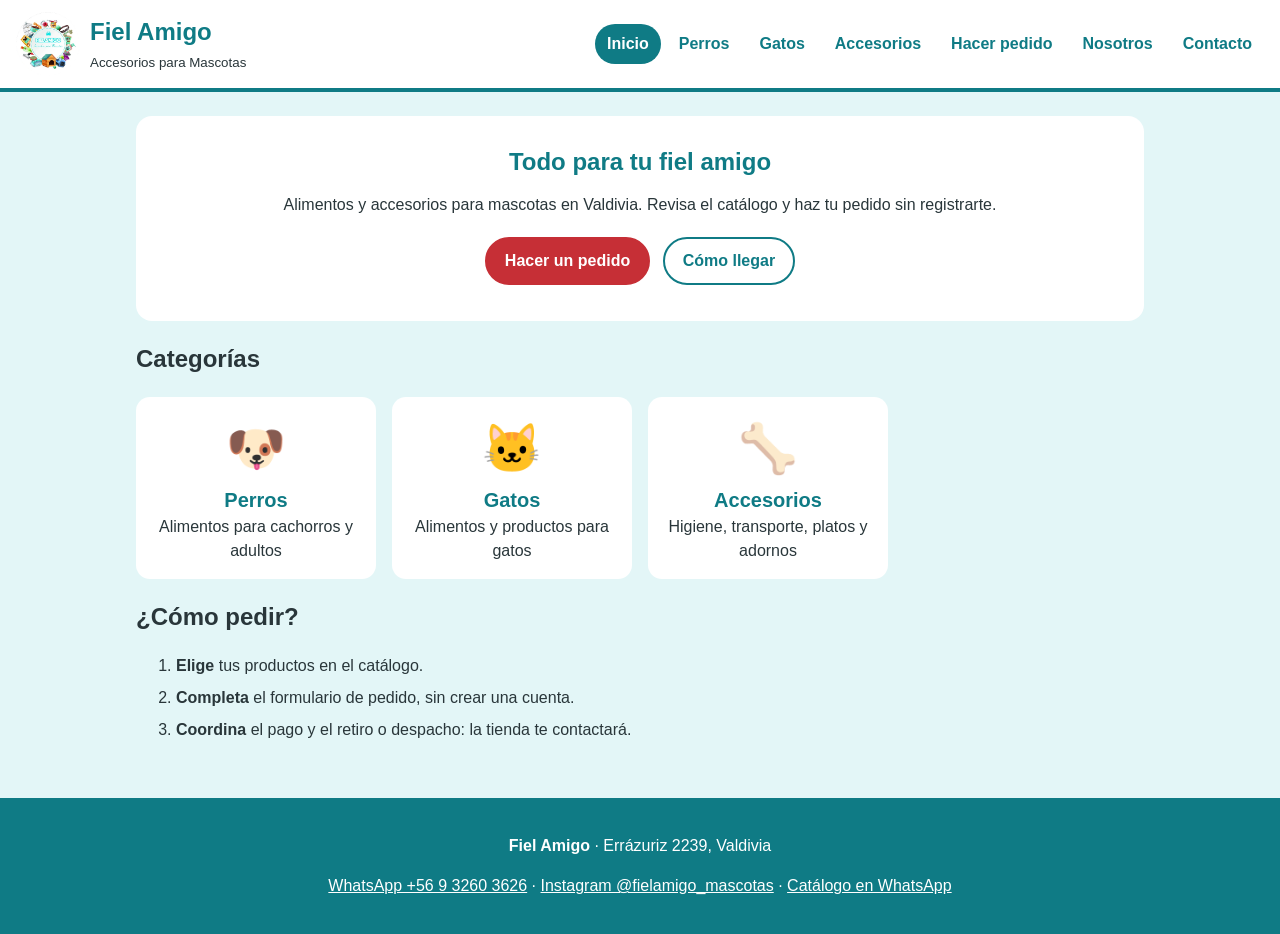
<file: index.html>
<!DOCTYPE html>
<html lang="es-CL">
<head>
  <meta charset="utf-8">
  <meta name="viewport" content="width=device-width, initial-scale=1">
  <meta name="robots" content="noindex">
  <title>Inicio | Fiel Amigo Mascotas</title>
  <meta name="description" content="Alimentos y accesorios para mascotas en Valdivia.">
  <link rel="icon" href="img/logo.png">
  <link rel="stylesheet" href="css/estilos.css">
</head>
<body>
  <header class="encabezado">
    <a class="marca" href="index.html">
      <img src="img/logo.png" alt="Logo de Fiel Amigo" width="64" height="64">
      <span><strong>Fiel Amigo</strong><small>Accesorios para Mascotas</small></span>
    </a>
    <nav class="menu" aria-label="Menú principal">
      <a href="index.html" aria-current="page">Inicio</a>
      <a href="perros.html">Perros</a>
      <a href="gatos.html">Gatos</a>
      <a href="accesorios.html">Accesorios</a>
      <a href="pedido.html">Hacer pedido</a>
      <a href="nosotros.html">Nosotros</a>
      <a href="contacto.html">Contacto</a>
    </nav>
  </header>

  <main>
    <section class="portada">
      <h1>Todo para tu fiel amigo</h1>
      <p>Alimentos y accesorios para mascotas en Valdivia. Revisa el catálogo y haz tu pedido sin registrarte.</p>
      <a class="boton" href="pedido.html">Hacer un pedido</a>
      <a class="boton secundario" href="contacto.html">Cómo llegar</a>
    </section>

    <h2>Categorías</h2>
    <section class="rejilla">
      <a class="categoria" href="perros.html"><span aria-hidden="true">🐶</span><strong>Perros</strong>Alimentos para cachorros y adultos</a>
      <a class="categoria" href="gatos.html"><span aria-hidden="true">🐱</span><strong>Gatos</strong>Alimentos y productos para gatos</a>
      <a class="categoria" href="accesorios.html"><span aria-hidden="true">🦴</span><strong>Accesorios</strong>Higiene, transporte, platos y adornos</a>
    </section>

    <h2>¿Cómo pedir?</h2>
    <ol class="pasos">
      <li><strong>Elige</strong> tus productos en el catálogo.</li>
      <li><strong>Completa</strong> el formulario de pedido, sin crear una cuenta.</li>
      <li><strong>Coordina</strong> el pago y el retiro o despacho: la tienda te contactará.</li>
    </ol>
  </main>

  <footer class="pie">
    <p><strong>Fiel Amigo</strong> · Errázuriz 2239, Valdivia</p>
    <p>
      <a href="https://wa.me/56932603626">WhatsApp +56 9 3260 3626</a> ·
      <a href="https://www.instagram.com/fielamigo_mascotas">Instagram @fielamigo_mascotas</a> ·
      <a href="https://wa.me/c/56932603626">Catálogo en WhatsApp</a>
    </p>
  </footer>
</body>
</html>
</file>
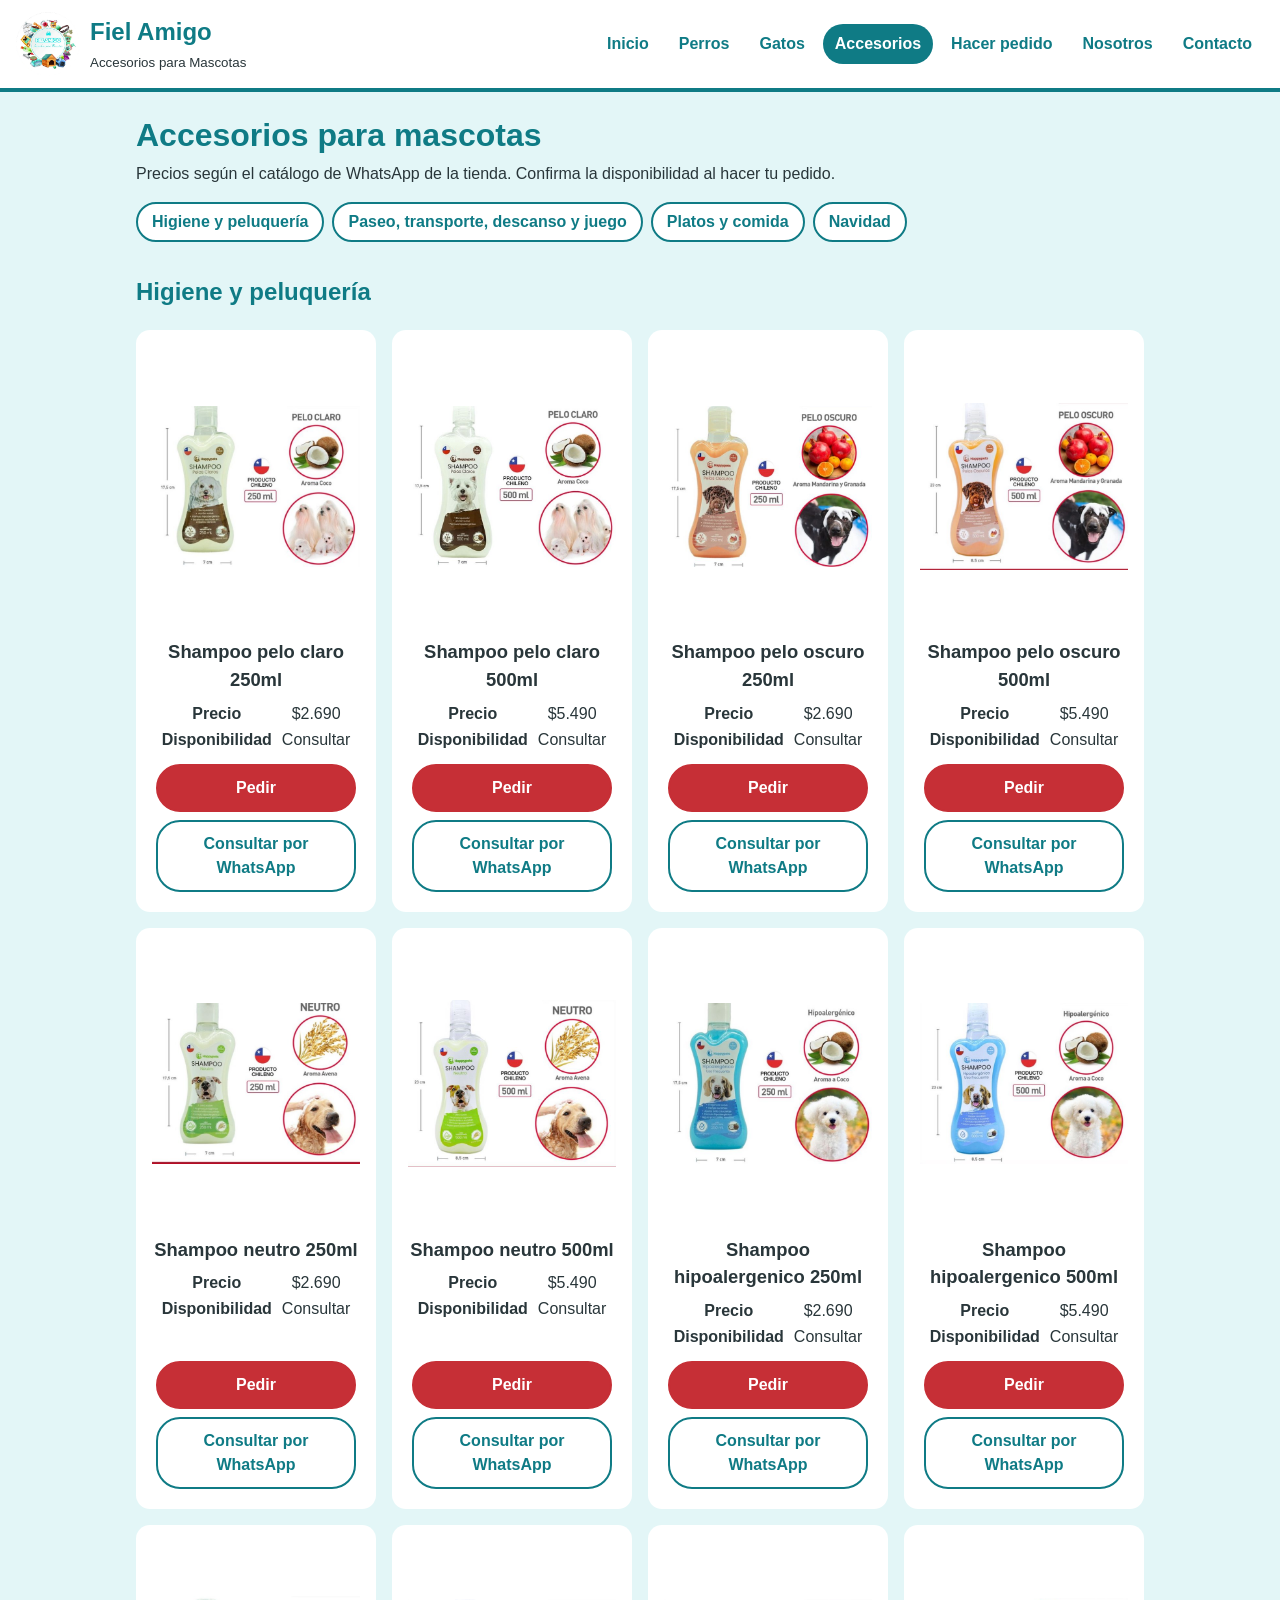
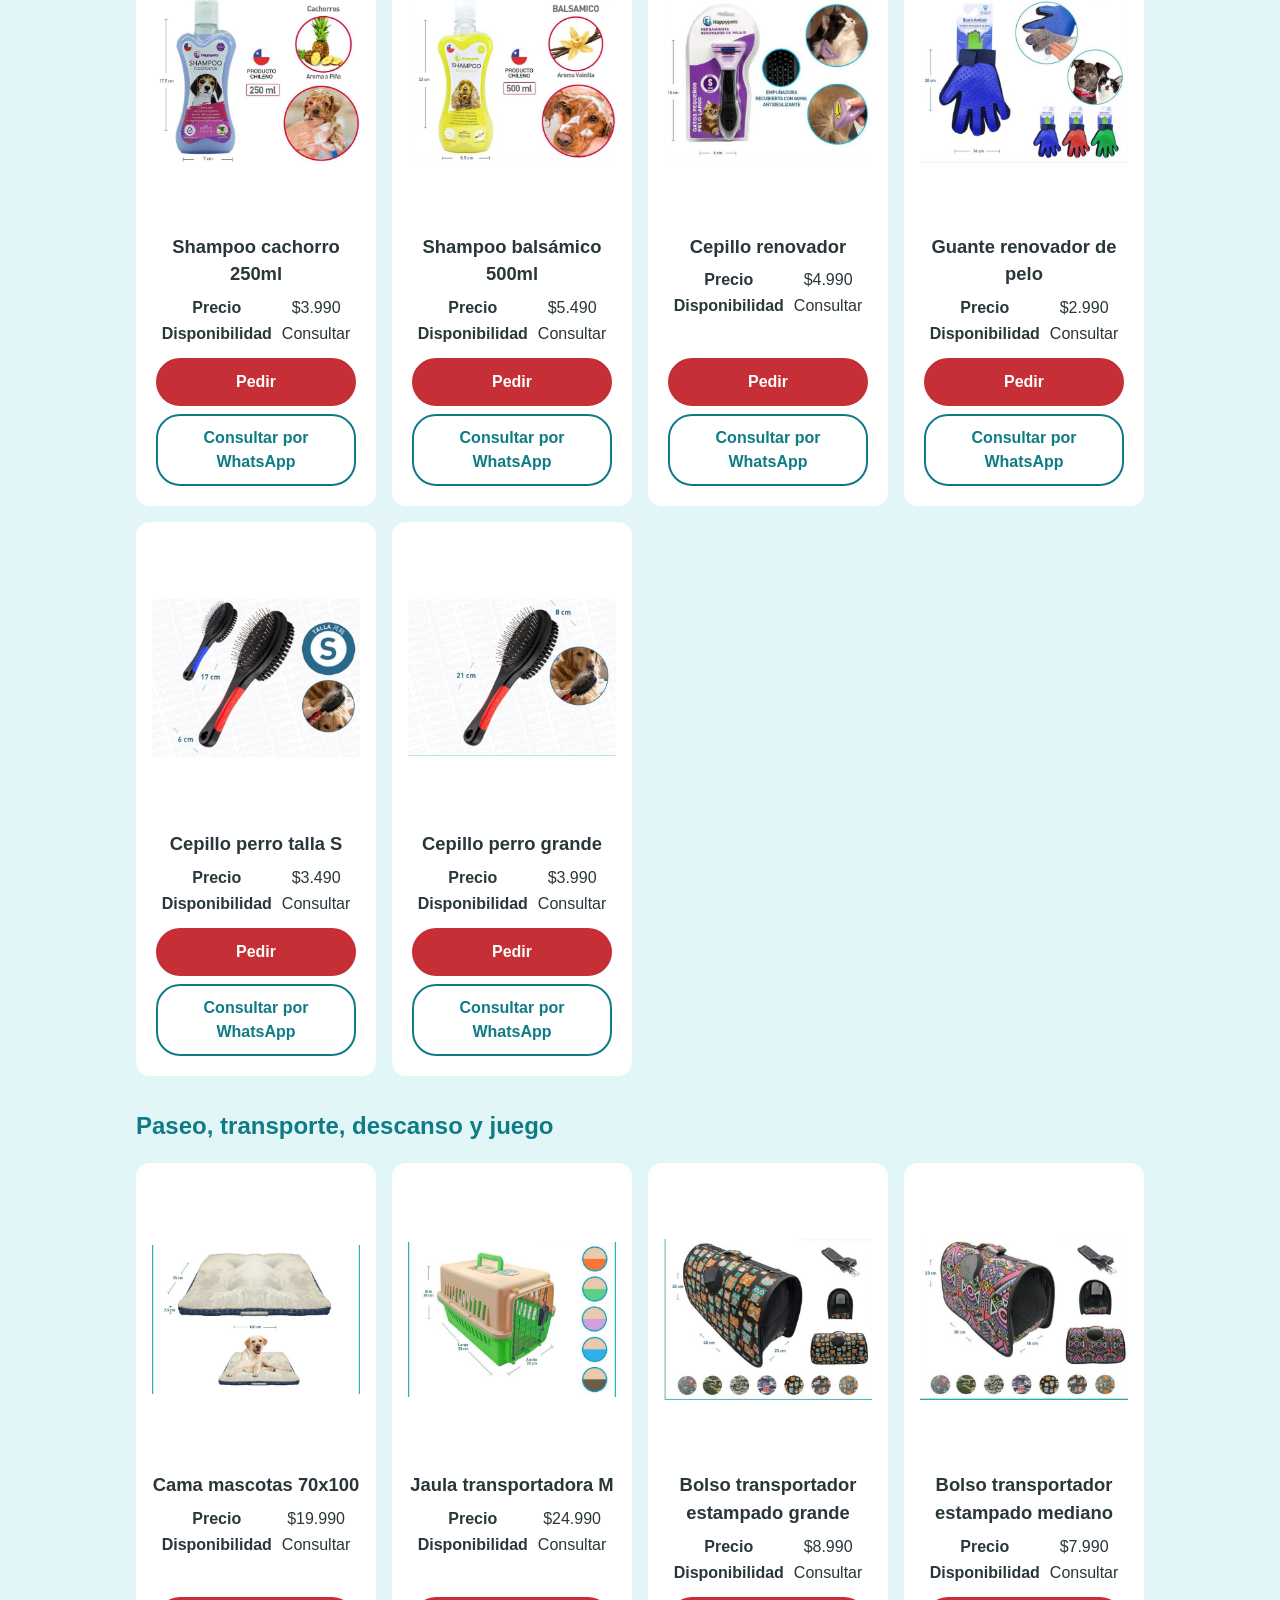
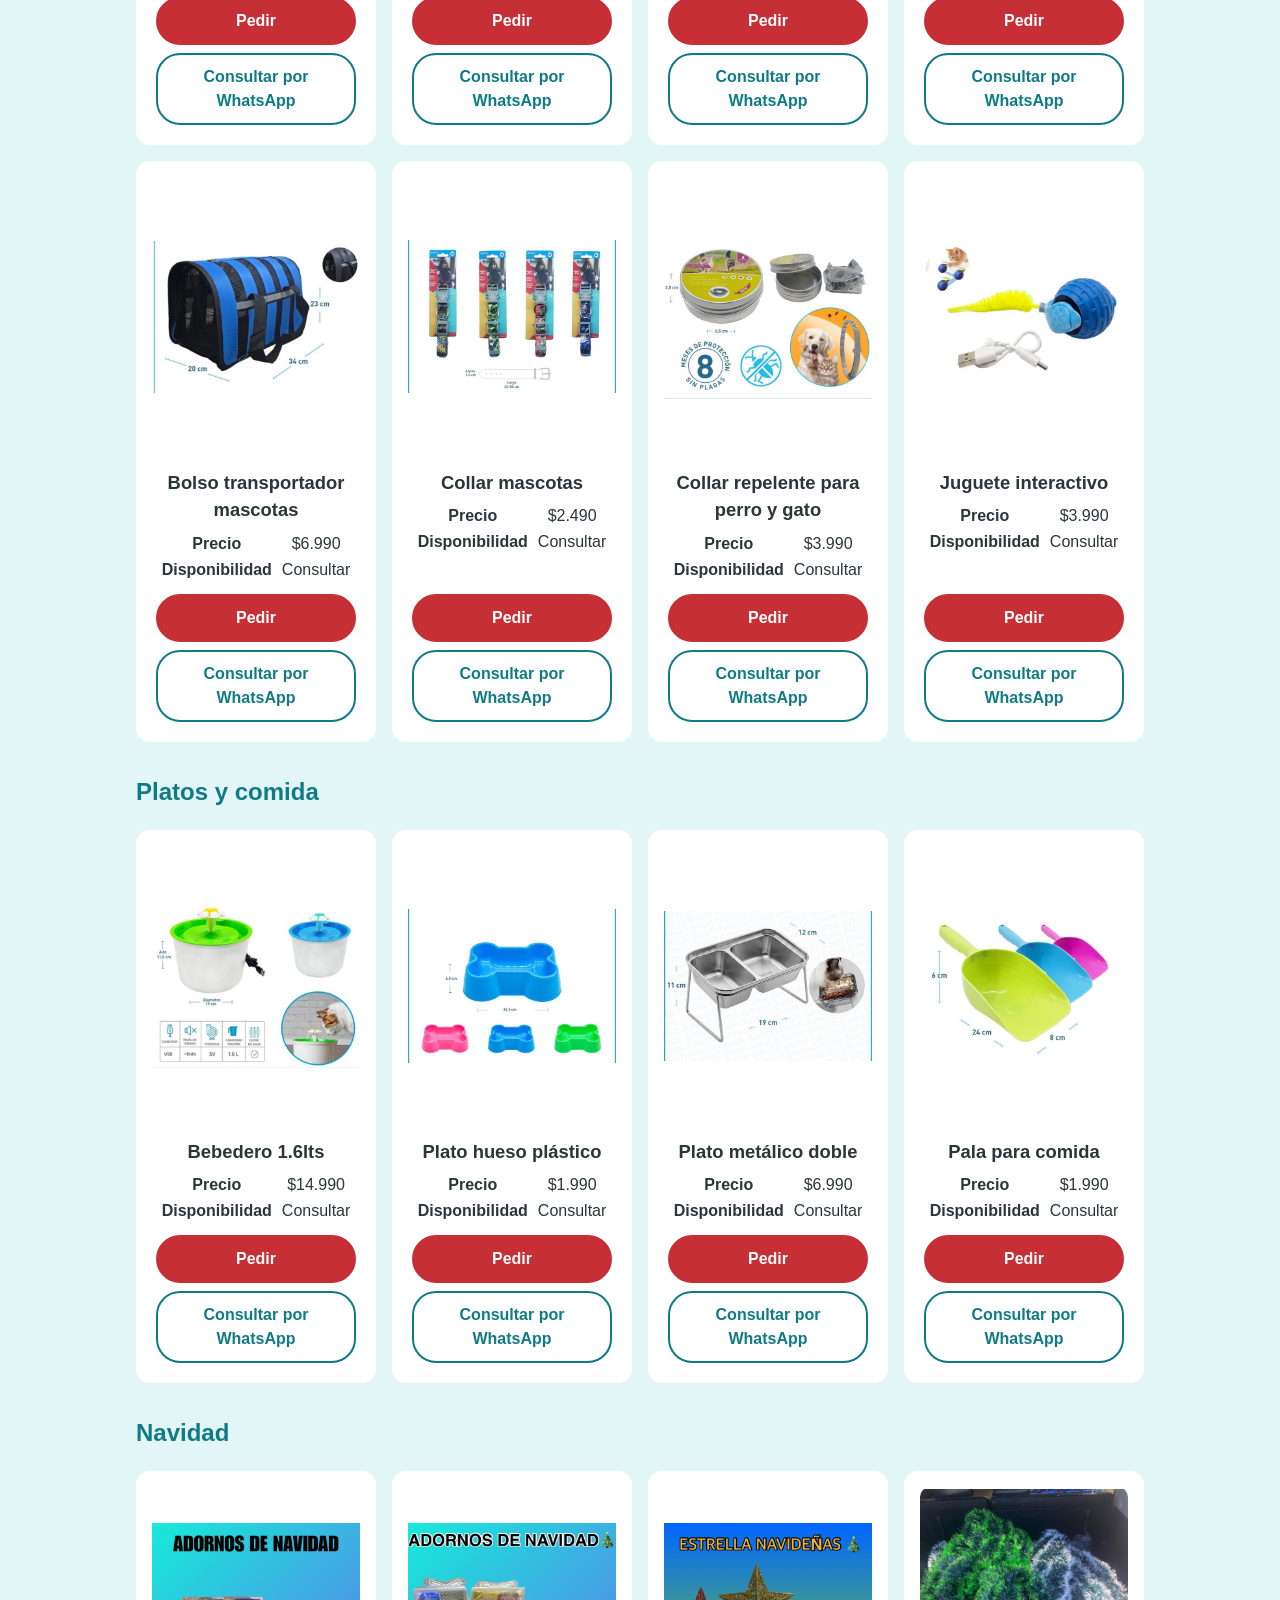
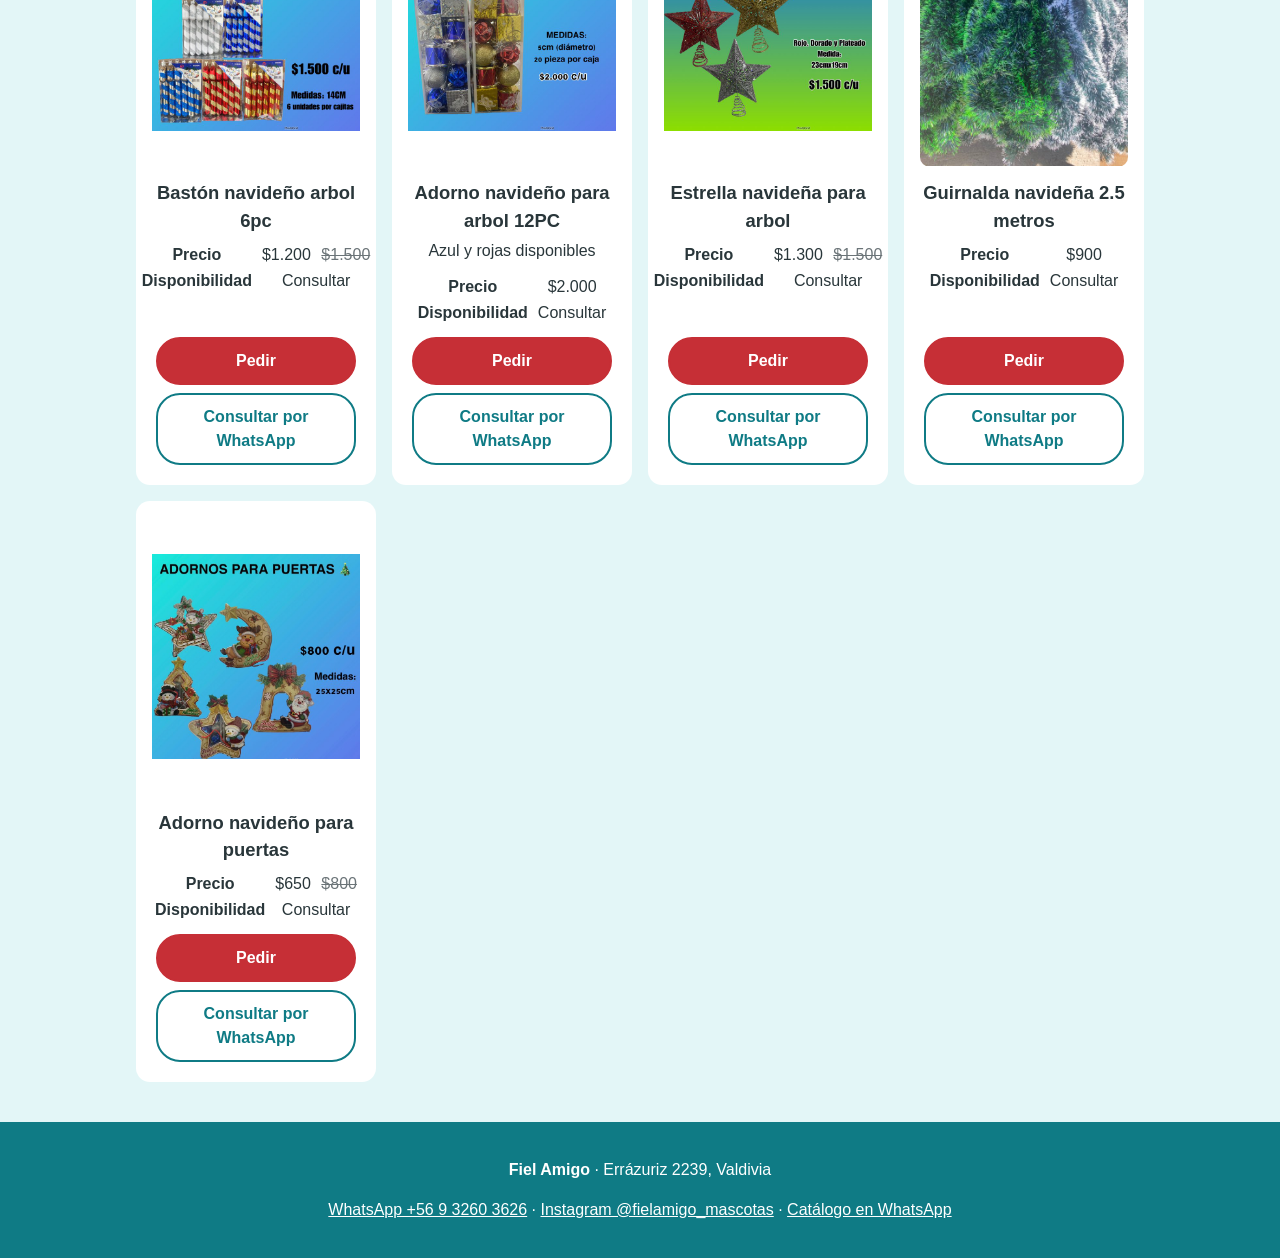
<file: accesorios.html>
<!DOCTYPE html>
<html lang="es-CL">
<head>
  <meta charset="utf-8">
  <meta name="viewport" content="width=device-width, initial-scale=1">
  <meta name="robots" content="noindex">
  <title>Accesorios para mascotas | Fiel Amigo Mascotas</title>
  <meta name="description" content="Accesorios para mascotas en Fiel Amigo.">
  <link rel="icon" href="img/logo.png">
  <link rel="stylesheet" href="css/estilos.css">
</head>
<body>
  <header class="encabezado">
    <a class="marca" href="index.html">
      <img src="img/logo.png" alt="Logo de Fiel Amigo" width="64" height="64">
      <span><strong>Fiel Amigo</strong><small>Accesorios para Mascotas</small></span>
    </a>
    <nav class="menu" aria-label="Menú principal">
      <a href="index.html">Inicio</a>
      <a href="perros.html">Perros</a>
      <a href="gatos.html">Gatos</a>
      <a href="accesorios.html" aria-current="page">Accesorios</a>
      <a href="pedido.html">Hacer pedido</a>
      <a href="nosotros.html">Nosotros</a>
      <a href="contacto.html">Contacto</a>
    </nav>
  </header>

  <main>
    <h1>Accesorios para mascotas</h1>
    <p class="intro">Precios según el catálogo de WhatsApp de la tienda. Confirma la disponibilidad al hacer tu pedido.</p>

    <nav class="submenu" aria-label="Secciones de la página">
      <a href="#higiene">Higiene y peluquería</a>
      <a href="#paseo">Paseo, transporte, descanso y juego</a>
      <a href="#comida">Platos y comida</a>
      <a href="#navidad">Navidad</a>
    </nav>

    <!-- Para agregar un producto: copia un bloque <article class="producto"> ... </article>
         completo, pégalo debajo y cambia la foto, el nombre, el precio y la disponibilidad.
         Las fotos se guardan en la carpeta img. -->
    <h2 class="subtitulo" id="higiene">Higiene y peluquería</h2>
    <section class="rejilla">
      <article class="producto">
        <img class="cuadrada" loading="lazy" src="img/shampoo-pelo-claro-250ml.jpg" alt="Shampoo pelo claro 250ml" width="212" height="212">
        <h2>Shampoo pelo claro 250ml</h2>
        <dl>
          <dt>Precio</dt><dd>$2.690</dd>
          <dt>Disponibilidad</dt><dd>Consultar</dd>
        </dl>
        <a class="boton" href="pedido.html">Pedir</a>
        <a class="boton secundario" href="https://wa.me/56932603626?text=Hola%2C%20quiero%20consultar%20por%3A%20Shampoo%20pelo%20claro%20250ml">Consultar por WhatsApp</a>
      </article>

      <article class="producto">
        <img class="cuadrada" loading="lazy" src="img/shampoo-pelo-claro-500ml.jpg" alt="Shampoo pelo claro 500ml" width="212" height="212">
        <h2>Shampoo pelo claro 500ml</h2>
        <dl>
          <dt>Precio</dt><dd>$5.490</dd>
          <dt>Disponibilidad</dt><dd>Consultar</dd>
        </dl>
        <a class="boton" href="pedido.html">Pedir</a>
        <a class="boton secundario" href="https://wa.me/56932603626?text=Hola%2C%20quiero%20consultar%20por%3A%20Shampoo%20pelo%20claro%20500ml">Consultar por WhatsApp</a>
      </article>

      <article class="producto">
        <img class="cuadrada" loading="lazy" src="img/shampoo-pelo-oscuro-250ml.jpg" alt="Shampoo pelo oscuro 250ml" width="212" height="212">
        <h2>Shampoo pelo oscuro 250ml</h2>
        <dl>
          <dt>Precio</dt><dd>$2.690</dd>
          <dt>Disponibilidad</dt><dd>Consultar</dd>
        </dl>
        <a class="boton" href="pedido.html">Pedir</a>
        <a class="boton secundario" href="https://wa.me/56932603626?text=Hola%2C%20quiero%20consultar%20por%3A%20Shampoo%20pelo%20oscuro%20250ml">Consultar por WhatsApp</a>
      </article>

      <article class="producto">
        <img class="cuadrada" loading="lazy" src="img/shampoo-pelo-oscuro-500ml.jpg" alt="Shampoo pelo oscuro 500ml" width="212" height="212">
        <h2>Shampoo pelo oscuro 500ml</h2>
        <dl>
          <dt>Precio</dt><dd>$5.490</dd>
          <dt>Disponibilidad</dt><dd>Consultar</dd>
        </dl>
        <a class="boton" href="pedido.html">Pedir</a>
        <a class="boton secundario" href="https://wa.me/56932603626?text=Hola%2C%20quiero%20consultar%20por%3A%20Shampoo%20pelo%20oscuro%20500ml">Consultar por WhatsApp</a>
      </article>

      <article class="producto">
        <img class="cuadrada" loading="lazy" src="img/shampoo-neutro-250ml.jpg" alt="Shampoo neutro 250ml" width="212" height="212">
        <h2>Shampoo neutro 250ml</h2>
        <dl>
          <dt>Precio</dt><dd>$2.690</dd>
          <dt>Disponibilidad</dt><dd>Consultar</dd>
        </dl>
        <a class="boton" href="pedido.html">Pedir</a>
        <a class="boton secundario" href="https://wa.me/56932603626?text=Hola%2C%20quiero%20consultar%20por%3A%20Shampoo%20neutro%20250ml">Consultar por WhatsApp</a>
      </article>

      <article class="producto">
        <img class="cuadrada" loading="lazy" src="img/shampoo-neutro-500ml.jpg" alt="Shampoo neutro 500ml" width="212" height="212">
        <h2>Shampoo neutro 500ml</h2>
        <dl>
          <dt>Precio</dt><dd>$5.490</dd>
          <dt>Disponibilidad</dt><dd>Consultar</dd>
        </dl>
        <a class="boton" href="pedido.html">Pedir</a>
        <a class="boton secundario" href="https://wa.me/56932603626?text=Hola%2C%20quiero%20consultar%20por%3A%20Shampoo%20neutro%20500ml">Consultar por WhatsApp</a>
      </article>

      <article class="producto">
        <img class="cuadrada" loading="lazy" src="img/shampoo-hipoalergenico-250ml.jpg" alt="Shampoo hipoalergenico 250ml" width="212" height="212">
        <h2>Shampoo hipoalergenico 250ml</h2>
        <dl>
          <dt>Precio</dt><dd>$2.690</dd>
          <dt>Disponibilidad</dt><dd>Consultar</dd>
        </dl>
        <a class="boton" href="pedido.html">Pedir</a>
        <a class="boton secundario" href="https://wa.me/56932603626?text=Hola%2C%20quiero%20consultar%20por%3A%20Shampoo%20hipoalergenico%20250ml">Consultar por WhatsApp</a>
      </article>

      <article class="producto">
        <img class="cuadrada" loading="lazy" src="img/shampoo-hipoalergenico-500ml.jpg" alt="Shampoo hipoalergenico 500ml" width="212" height="212">
        <h2>Shampoo hipoalergenico 500ml</h2>
        <dl>
          <dt>Precio</dt><dd>$5.490</dd>
          <dt>Disponibilidad</dt><dd>Consultar</dd>
        </dl>
        <a class="boton" href="pedido.html">Pedir</a>
        <a class="boton secundario" href="https://wa.me/56932603626?text=Hola%2C%20quiero%20consultar%20por%3A%20Shampoo%20hipoalergenico%20500ml">Consultar por WhatsApp</a>
      </article>

      <article class="producto">
        <img class="cuadrada" loading="lazy" src="img/shampoo-cachorro-250ml.jpg" alt="Shampoo cachorro 250ml" width="212" height="212">
        <h2>Shampoo cachorro 250ml</h2>
        <dl>
          <dt>Precio</dt><dd>$3.990</dd>
          <dt>Disponibilidad</dt><dd>Consultar</dd>
        </dl>
        <a class="boton" href="pedido.html">Pedir</a>
        <a class="boton secundario" href="https://wa.me/56932603626?text=Hola%2C%20quiero%20consultar%20por%3A%20Shampoo%20cachorro%20250ml">Consultar por WhatsApp</a>
      </article>

      <article class="producto">
        <img class="cuadrada" loading="lazy" src="img/shampoo-balsamico-500ml.jpg" alt="Shampoo balsámico 500ml" width="212" height="212">
        <h2>Shampoo balsámico 500ml</h2>
        <dl>
          <dt>Precio</dt><dd>$5.490</dd>
          <dt>Disponibilidad</dt><dd>Consultar</dd>
        </dl>
        <a class="boton" href="pedido.html">Pedir</a>
        <a class="boton secundario" href="https://wa.me/56932603626?text=Hola%2C%20quiero%20consultar%20por%3A%20Shampoo%20bals%C3%A1mico%20500ml">Consultar por WhatsApp</a>
      </article>

      <article class="producto">
        <img class="cuadrada" loading="lazy" src="img/cepillo-renovador.jpg" alt="Cepillo renovador" width="212" height="212">
        <h2>Cepillo renovador</h2>
        <dl>
          <dt>Precio</dt><dd>$4.990</dd>
          <dt>Disponibilidad</dt><dd>Consultar</dd>
        </dl>
        <a class="boton" href="pedido.html">Pedir</a>
        <a class="boton secundario" href="https://wa.me/56932603626?text=Hola%2C%20quiero%20consultar%20por%3A%20Cepillo%20renovador">Consultar por WhatsApp</a>
      </article>

      <article class="producto">
        <img class="cuadrada" loading="lazy" src="img/guante-renovador-de-pelo.jpg" alt="Guante renovador de pelo" width="212" height="212">
        <h2>Guante renovador de pelo</h2>
        <dl>
          <dt>Precio</dt><dd>$2.990</dd>
          <dt>Disponibilidad</dt><dd>Consultar</dd>
        </dl>
        <a class="boton" href="pedido.html">Pedir</a>
        <a class="boton secundario" href="https://wa.me/56932603626?text=Hola%2C%20quiero%20consultar%20por%3A%20Guante%20renovador%20de%20pelo">Consultar por WhatsApp</a>
      </article>

      <article class="producto">
        <img class="cuadrada" loading="lazy" src="img/cepillo-perro-talla-s.jpg" alt="Cepillo perro talla S" width="212" height="212">
        <h2>Cepillo perro talla S</h2>
        <dl>
          <dt>Precio</dt><dd>$3.490</dd>
          <dt>Disponibilidad</dt><dd>Consultar</dd>
        </dl>
        <a class="boton" href="pedido.html">Pedir</a>
        <a class="boton secundario" href="https://wa.me/56932603626?text=Hola%2C%20quiero%20consultar%20por%3A%20Cepillo%20perro%20talla%20S">Consultar por WhatsApp</a>
      </article>

      <article class="producto">
        <img class="cuadrada" loading="lazy" src="img/cepillo-perro-grande.jpg" alt="Cepillo perro grande" width="212" height="212">
        <h2>Cepillo perro grande</h2>
        <dl>
          <dt>Precio</dt><dd>$3.990</dd>
          <dt>Disponibilidad</dt><dd>Consultar</dd>
        </dl>
        <a class="boton" href="pedido.html">Pedir</a>
        <a class="boton secundario" href="https://wa.me/56932603626?text=Hola%2C%20quiero%20consultar%20por%3A%20Cepillo%20perro%20grande">Consultar por WhatsApp</a>
      </article>
    </section>
    <h2 class="subtitulo" id="paseo">Paseo, transporte, descanso y juego</h2>
    <section class="rejilla">
      <article class="producto">
        <img class="cuadrada" loading="lazy" src="img/cama-mascotas-70x100.jpg" alt="Cama mascotas 70x100" width="212" height="212">
        <h2>Cama mascotas 70x100</h2>
        <dl>
          <dt>Precio</dt><dd>$19.990</dd>
          <dt>Disponibilidad</dt><dd>Consultar</dd>
        </dl>
        <a class="boton" href="pedido.html">Pedir</a>
        <a class="boton secundario" href="https://wa.me/56932603626?text=Hola%2C%20quiero%20consultar%20por%3A%20Cama%20mascotas%2070x100">Consultar por WhatsApp</a>
      </article>

      <article class="producto">
        <img class="cuadrada" loading="lazy" src="img/jaula-transportadora-m.jpg" alt="Jaula transportadora M" width="212" height="212">
        <h2>Jaula transportadora M</h2>
        <dl>
          <dt>Precio</dt><dd>$24.990</dd>
          <dt>Disponibilidad</dt><dd>Consultar</dd>
        </dl>
        <a class="boton" href="pedido.html">Pedir</a>
        <a class="boton secundario" href="https://wa.me/56932603626?text=Hola%2C%20quiero%20consultar%20por%3A%20Jaula%20transportadora%20M">Consultar por WhatsApp</a>
      </article>

      <article class="producto">
        <img class="cuadrada" loading="lazy" src="img/bolso-transportador-estampado-grande.jpg" alt="Bolso transportador estampado grande" width="212" height="212">
        <h2>Bolso transportador estampado grande</h2>
        <dl>
          <dt>Precio</dt><dd>$8.990</dd>
          <dt>Disponibilidad</dt><dd>Consultar</dd>
        </dl>
        <a class="boton" href="pedido.html">Pedir</a>
        <a class="boton secundario" href="https://wa.me/56932603626?text=Hola%2C%20quiero%20consultar%20por%3A%20Bolso%20transportador%20estampado%20grande">Consultar por WhatsApp</a>
      </article>

      <article class="producto">
        <img class="cuadrada" loading="lazy" src="img/bolso-transportador-estampado-mediano.jpg" alt="Bolso transportador estampado mediano" width="212" height="212">
        <h2>Bolso transportador estampado mediano</h2>
        <dl>
          <dt>Precio</dt><dd>$7.990</dd>
          <dt>Disponibilidad</dt><dd>Consultar</dd>
        </dl>
        <a class="boton" href="pedido.html">Pedir</a>
        <a class="boton secundario" href="https://wa.me/56932603626?text=Hola%2C%20quiero%20consultar%20por%3A%20Bolso%20transportador%20estampado%20mediano">Consultar por WhatsApp</a>
      </article>

      <article class="producto">
        <img class="cuadrada" loading="lazy" src="img/bolso-transportador-mascotas.jpg" alt="Bolso transportador mascotas" width="212" height="212">
        <h2>Bolso transportador mascotas</h2>
        <dl>
          <dt>Precio</dt><dd>$6.990</dd>
          <dt>Disponibilidad</dt><dd>Consultar</dd>
        </dl>
        <a class="boton" href="pedido.html">Pedir</a>
        <a class="boton secundario" href="https://wa.me/56932603626?text=Hola%2C%20quiero%20consultar%20por%3A%20Bolso%20transportador%20mascotas">Consultar por WhatsApp</a>
      </article>

      <article class="producto">
        <img class="cuadrada" loading="lazy" src="img/collar-mascotas.jpg" alt="Collar mascotas" width="212" height="212">
        <h2>Collar mascotas</h2>
        <dl>
          <dt>Precio</dt><dd>$2.490</dd>
          <dt>Disponibilidad</dt><dd>Consultar</dd>
        </dl>
        <a class="boton" href="pedido.html">Pedir</a>
        <a class="boton secundario" href="https://wa.me/56932603626?text=Hola%2C%20quiero%20consultar%20por%3A%20Collar%20mascotas">Consultar por WhatsApp</a>
      </article>

      <article class="producto">
        <img class="cuadrada" loading="lazy" src="img/collar-repelente-para-perro-y-gato.jpg" alt="Collar repelente para perro y gato" width="212" height="212">
        <h2>Collar repelente para perro y gato</h2>
        <dl>
          <dt>Precio</dt><dd>$3.990</dd>
          <dt>Disponibilidad</dt><dd>Consultar</dd>
        </dl>
        <a class="boton" href="pedido.html">Pedir</a>
        <a class="boton secundario" href="https://wa.me/56932603626?text=Hola%2C%20quiero%20consultar%20por%3A%20Collar%20repelente%20para%20perro%20y%20gato">Consultar por WhatsApp</a>
      </article>

      <article class="producto">
        <img class="cuadrada" loading="lazy" src="img/juguete-interactivo.jpg" alt="Juguete interactivo" width="212" height="212">
        <h2>Juguete interactivo</h2>
        <dl>
          <dt>Precio</dt><dd>$3.990</dd>
          <dt>Disponibilidad</dt><dd>Consultar</dd>
        </dl>
        <a class="boton" href="pedido.html">Pedir</a>
        <a class="boton secundario" href="https://wa.me/56932603626?text=Hola%2C%20quiero%20consultar%20por%3A%20Juguete%20interactivo">Consultar por WhatsApp</a>
      </article>
    </section>
    <h2 class="subtitulo" id="comida">Platos y comida</h2>
    <section class="rejilla">
      <article class="producto">
        <img class="cuadrada" loading="lazy" src="img/bebedero-1-6lts.jpg" alt="Bebedero 1.6lts" width="212" height="212">
        <h2>Bebedero 1.6lts</h2>
        <dl>
          <dt>Precio</dt><dd>$14.990</dd>
          <dt>Disponibilidad</dt><dd>Consultar</dd>
        </dl>
        <a class="boton" href="pedido.html">Pedir</a>
        <a class="boton secundario" href="https://wa.me/56932603626?text=Hola%2C%20quiero%20consultar%20por%3A%20Bebedero%201.6lts">Consultar por WhatsApp</a>
      </article>

      <article class="producto">
        <img class="cuadrada" loading="lazy" src="img/plato-hueso-plastico.jpg" alt="Plato hueso plástico" width="212" height="212">
        <h2>Plato hueso plástico</h2>
        <dl>
          <dt>Precio</dt><dd>$1.990</dd>
          <dt>Disponibilidad</dt><dd>Consultar</dd>
        </dl>
        <a class="boton" href="pedido.html">Pedir</a>
        <a class="boton secundario" href="https://wa.me/56932603626?text=Hola%2C%20quiero%20consultar%20por%3A%20Plato%20hueso%20pl%C3%A1stico">Consultar por WhatsApp</a>
      </article>

      <article class="producto">
        <img class="cuadrada" loading="lazy" src="img/plato-metalico-doble.jpg" alt="Plato metálico doble" width="212" height="212">
        <h2>Plato metálico doble</h2>
        <dl>
          <dt>Precio</dt><dd>$6.990</dd>
          <dt>Disponibilidad</dt><dd>Consultar</dd>
        </dl>
        <a class="boton" href="pedido.html">Pedir</a>
        <a class="boton secundario" href="https://wa.me/56932603626?text=Hola%2C%20quiero%20consultar%20por%3A%20Plato%20met%C3%A1lico%20doble">Consultar por WhatsApp</a>
      </article>

      <article class="producto">
        <img class="cuadrada" loading="lazy" src="img/pala-para-comida.jpg" alt="Pala para comida" width="212" height="212">
        <h2>Pala para comida</h2>
        <dl>
          <dt>Precio</dt><dd>$1.990</dd>
          <dt>Disponibilidad</dt><dd>Consultar</dd>
        </dl>
        <a class="boton" href="pedido.html">Pedir</a>
        <a class="boton secundario" href="https://wa.me/56932603626?text=Hola%2C%20quiero%20consultar%20por%3A%20Pala%20para%20comida">Consultar por WhatsApp</a>
      </article>
    </section>
    <h2 class="subtitulo" id="navidad">Navidad</h2>
    <section class="rejilla">
      <article class="producto">
        <img class="cuadrada" loading="lazy" src="img/baston-navideno-arbol-6pc.jpg" alt="Bastón navideño arbol 6pc" width="212" height="212">
        <h2>Bastón navideño arbol 6pc</h2>
        <dl>
          <dt>Precio</dt><dd>$1.200 <del aria-label="Precio anterior">$1.500</del></dd>
          <dt>Disponibilidad</dt><dd>Consultar</dd>
        </dl>
        <a class="boton" href="pedido.html">Pedir</a>
        <a class="boton secundario" href="https://wa.me/56932603626?text=Hola%2C%20quiero%20consultar%20por%3A%20Bast%C3%B3n%20navide%C3%B1o%20arbol%206pc">Consultar por WhatsApp</a>
      </article>

      <article class="producto">
        <img class="cuadrada" loading="lazy" src="img/adorno-navideno-para-arbol-12pc.jpg" alt="Adorno navideño para arbol 12PC" width="212" height="212">
        <h2>Adorno navideño para arbol 12PC</h2>
        <p>Azul y rojas disponibles</p>
        <dl>
          <dt>Precio</dt><dd>$2.000</dd>
          <dt>Disponibilidad</dt><dd>Consultar</dd>
        </dl>
        <a class="boton" href="pedido.html">Pedir</a>
        <a class="boton secundario" href="https://wa.me/56932603626?text=Hola%2C%20quiero%20consultar%20por%3A%20Adorno%20navide%C3%B1o%20para%20arbol%2012PC">Consultar por WhatsApp</a>
      </article>

      <article class="producto">
        <img class="cuadrada" loading="lazy" src="img/estrella-navidena-para-arbol.jpg" alt="Estrella navideña para arbol" width="212" height="212">
        <h2>Estrella navideña para arbol</h2>
        <dl>
          <dt>Precio</dt><dd>$1.300 <del aria-label="Precio anterior">$1.500</del></dd>
          <dt>Disponibilidad</dt><dd>Consultar</dd>
        </dl>
        <a class="boton" href="pedido.html">Pedir</a>
        <a class="boton secundario" href="https://wa.me/56932603626?text=Hola%2C%20quiero%20consultar%20por%3A%20Estrella%20navide%C3%B1a%20para%20arbol">Consultar por WhatsApp</a>
      </article>

      <article class="producto">
        <img class="cuadrada" loading="lazy" src="img/guirnalda-navidena-2-5-metros.jpg" alt="Guirnalda navideña 2.5 metros" width="212" height="212">
        <h2>Guirnalda navideña 2.5 metros</h2>
        <dl>
          <dt>Precio</dt><dd>$900</dd>
          <dt>Disponibilidad</dt><dd>Consultar</dd>
        </dl>
        <a class="boton" href="pedido.html">Pedir</a>
        <a class="boton secundario" href="https://wa.me/56932603626?text=Hola%2C%20quiero%20consultar%20por%3A%20Guirnalda%20navide%C3%B1a%202.5%20metros">Consultar por WhatsApp</a>
      </article>

      <article class="producto">
        <img class="cuadrada" loading="lazy" src="img/adorno-navideno-para-puertas.jpg" alt="Adorno navideño para puertas" width="212" height="212">
        <h2>Adorno navideño para puertas</h2>
        <dl>
          <dt>Precio</dt><dd>$650 <del aria-label="Precio anterior">$800</del></dd>
          <dt>Disponibilidad</dt><dd>Consultar</dd>
        </dl>
        <a class="boton" href="pedido.html">Pedir</a>
        <a class="boton secundario" href="https://wa.me/56932603626?text=Hola%2C%20quiero%20consultar%20por%3A%20Adorno%20navide%C3%B1o%20para%20puertas">Consultar por WhatsApp</a>
      </article>
    </section>
  </main>

  <footer class="pie">
    <p><strong>Fiel Amigo</strong> · Errázuriz 2239, Valdivia</p>
    <p>
      <a href="https://wa.me/56932603626">WhatsApp +56 9 3260 3626</a> ·
      <a href="https://www.instagram.com/fielamigo_mascotas">Instagram @fielamigo_mascotas</a> ·
      <a href="https://wa.me/c/56932603626">Catálogo en WhatsApp</a>
    </p>
  </footer>
</body>
</html>
</file>
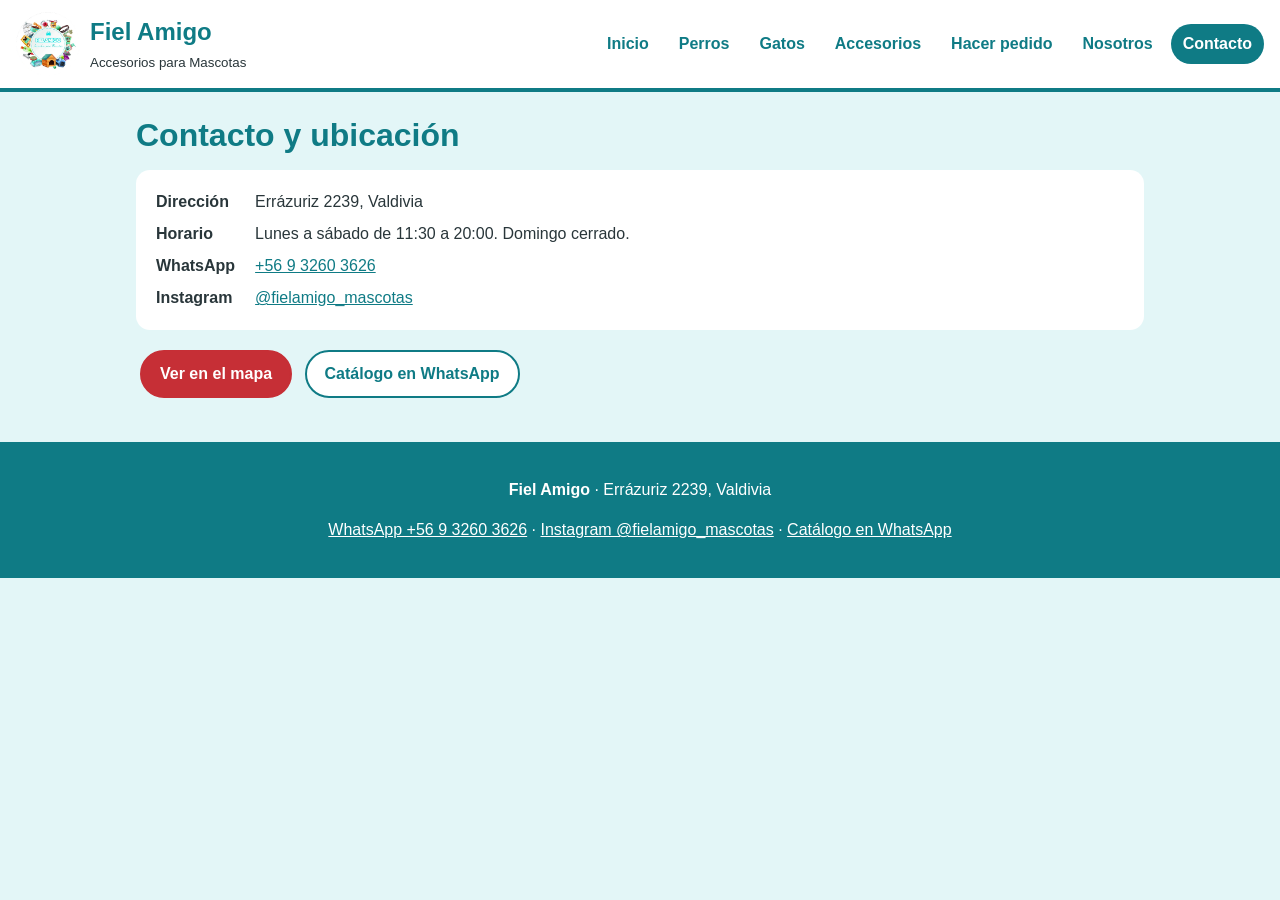
<file: contacto.html>
<!DOCTYPE html>
<html lang="es-CL">
<head>
  <meta charset="utf-8">
  <meta name="viewport" content="width=device-width, initial-scale=1">
  <meta name="robots" content="noindex">
  <title>Contacto y ubicación | Fiel Amigo Mascotas</title>
  <meta name="description" content="Dirección y contacto de Fiel Amigo en Valdivia.">
  <link rel="icon" href="img/logo.png">
  <link rel="stylesheet" href="css/estilos.css">
</head>
<body>
  <header class="encabezado">
    <a class="marca" href="index.html">
      <img src="img/logo.png" alt="Logo de Fiel Amigo" width="64" height="64">
      <span><strong>Fiel Amigo</strong><small>Accesorios para Mascotas</small></span>
    </a>
    <nav class="menu" aria-label="Menú principal">
      <a href="index.html">Inicio</a>
      <a href="perros.html">Perros</a>
      <a href="gatos.html">Gatos</a>
      <a href="accesorios.html">Accesorios</a>
      <a href="pedido.html">Hacer pedido</a>
      <a href="nosotros.html">Nosotros</a>
      <a href="contacto.html" aria-current="page">Contacto</a>
    </nav>
  </header>

  <main>
    <h1>Contacto y ubicación</h1>
    <dl class="datos">
      <dt>Dirección</dt><dd>Errázuriz 2239, Valdivia</dd>
      <dt>Horario</dt><dd>Lunes a sábado de 11:30 a 20:00. Domingo cerrado.</dd>
      <dt>WhatsApp</dt><dd><a href="https://wa.me/56932603626">+56 9 3260 3626</a></dd>
      <dt>Instagram</dt><dd><a href="https://www.instagram.com/fielamigo_mascotas">@fielamigo_mascotas</a></dd>
    </dl>
    <a class="boton" href="https://www.google.com/maps/search/?api=1&amp;query=Err%C3%A1zuriz%202239%2C%20Valdivia%2C%20Chile">Ver en el mapa</a>
    <a class="boton secundario" href="https://wa.me/c/56932603626">Catálogo en WhatsApp</a>
  </main>

  <footer class="pie">
    <p><strong>Fiel Amigo</strong> · Errázuriz 2239, Valdivia</p>
    <p>
      <a href="https://wa.me/56932603626">WhatsApp +56 9 3260 3626</a> ·
      <a href="https://www.instagram.com/fielamigo_mascotas">Instagram @fielamigo_mascotas</a> ·
      <a href="https://wa.me/c/56932603626">Catálogo en WhatsApp</a>
    </p>
  </footer>
</body>
</html>
</file>
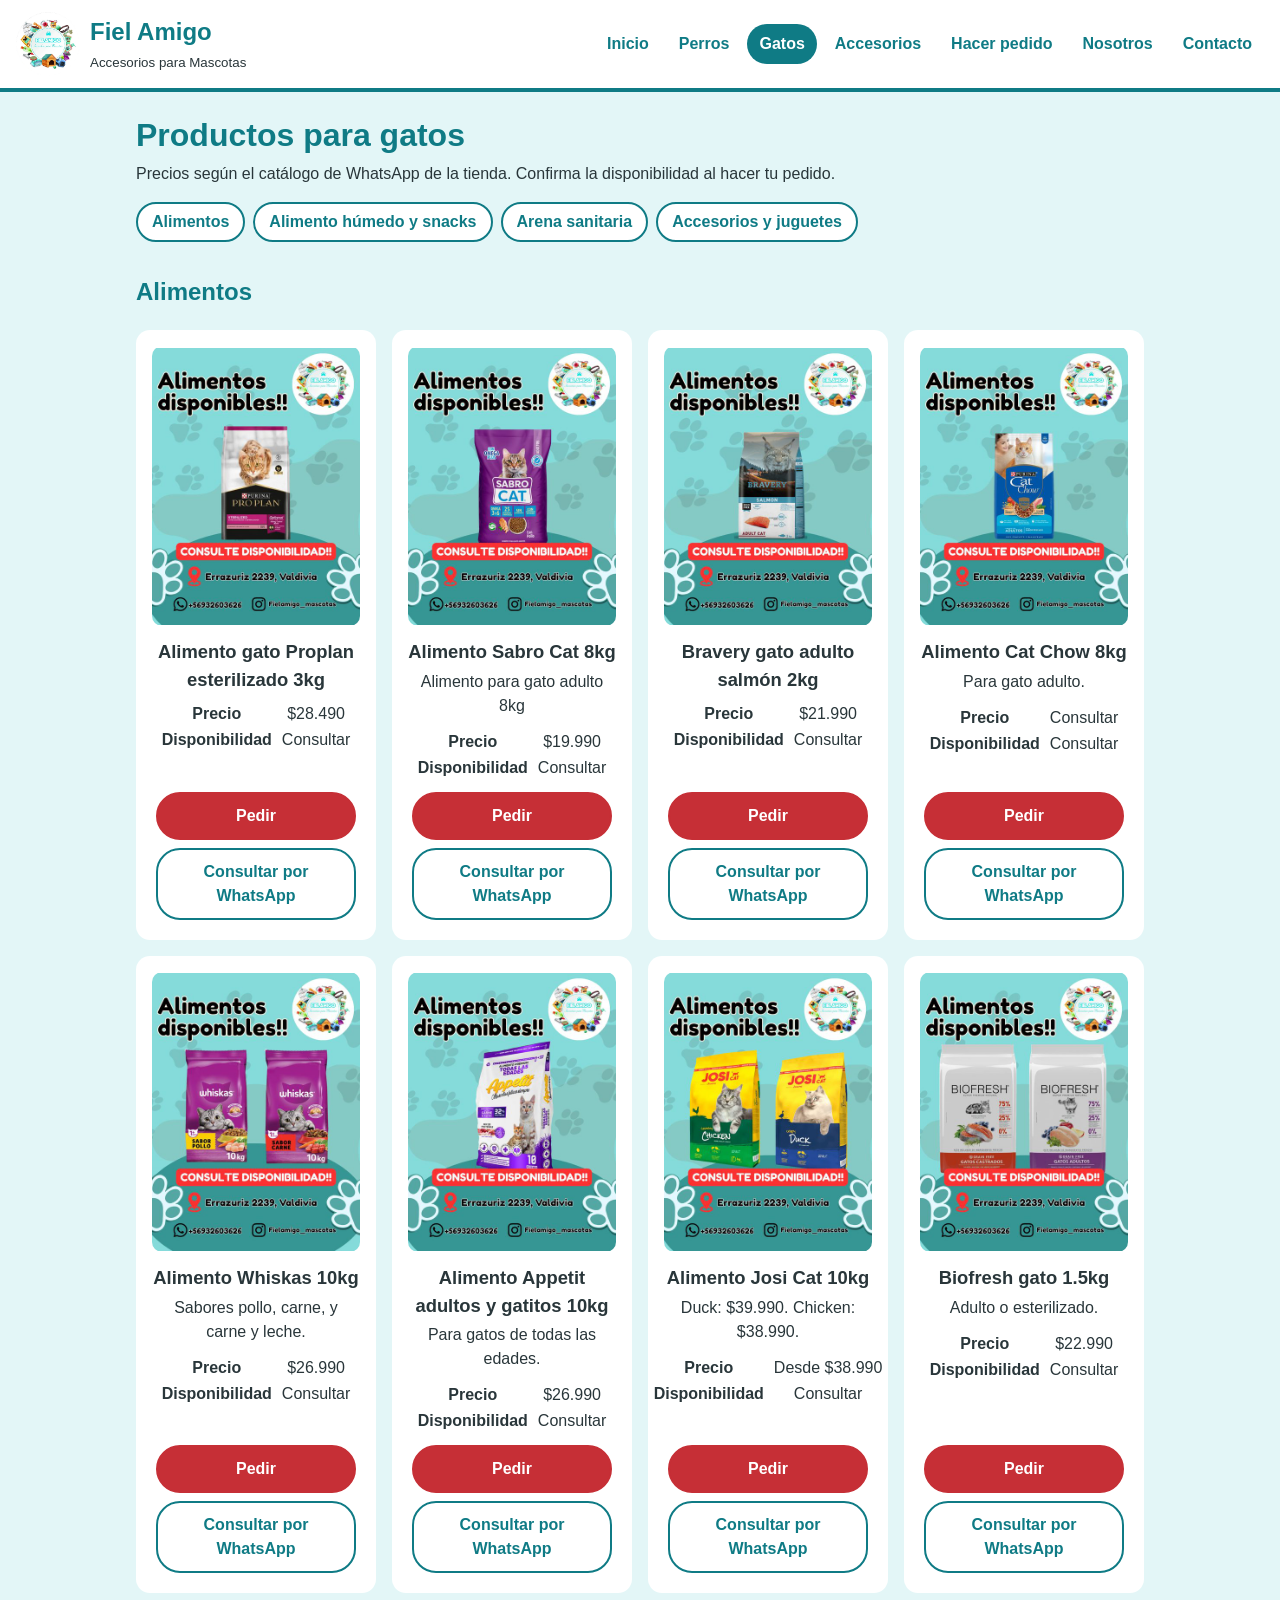
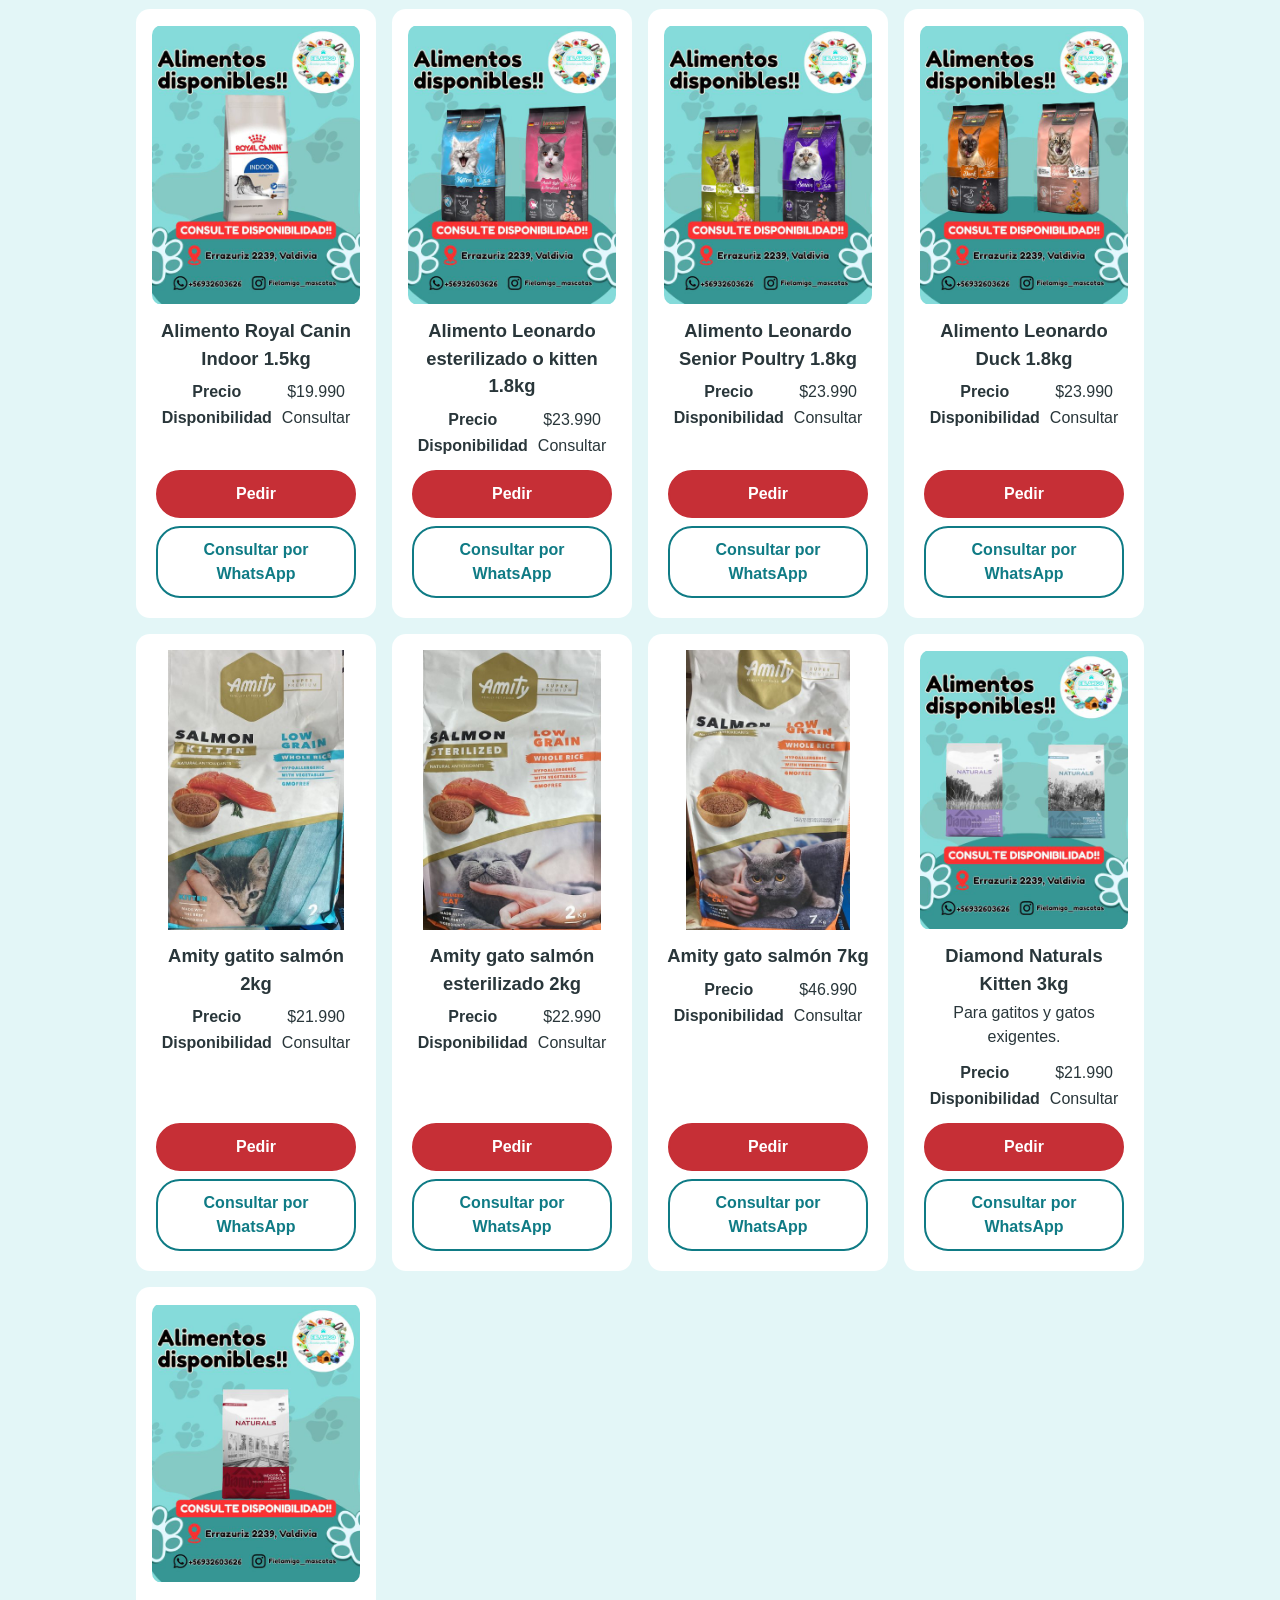
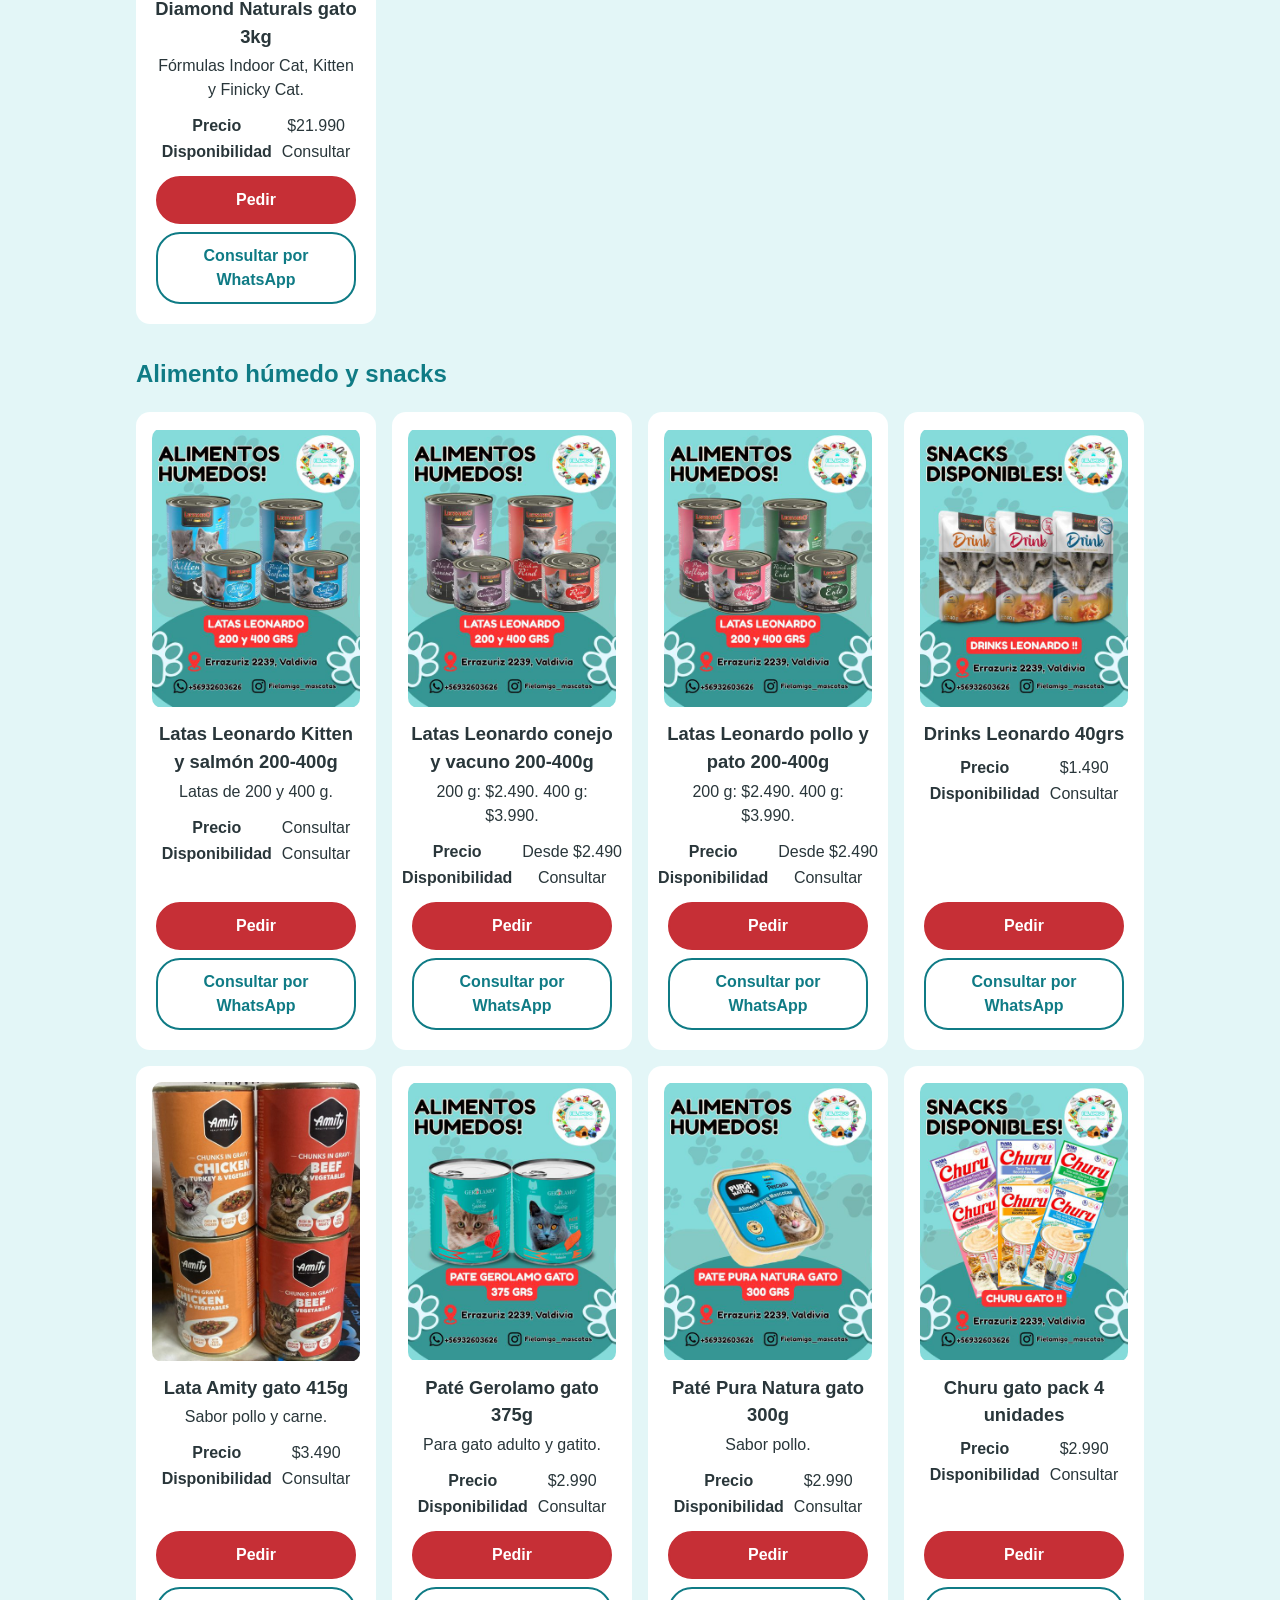
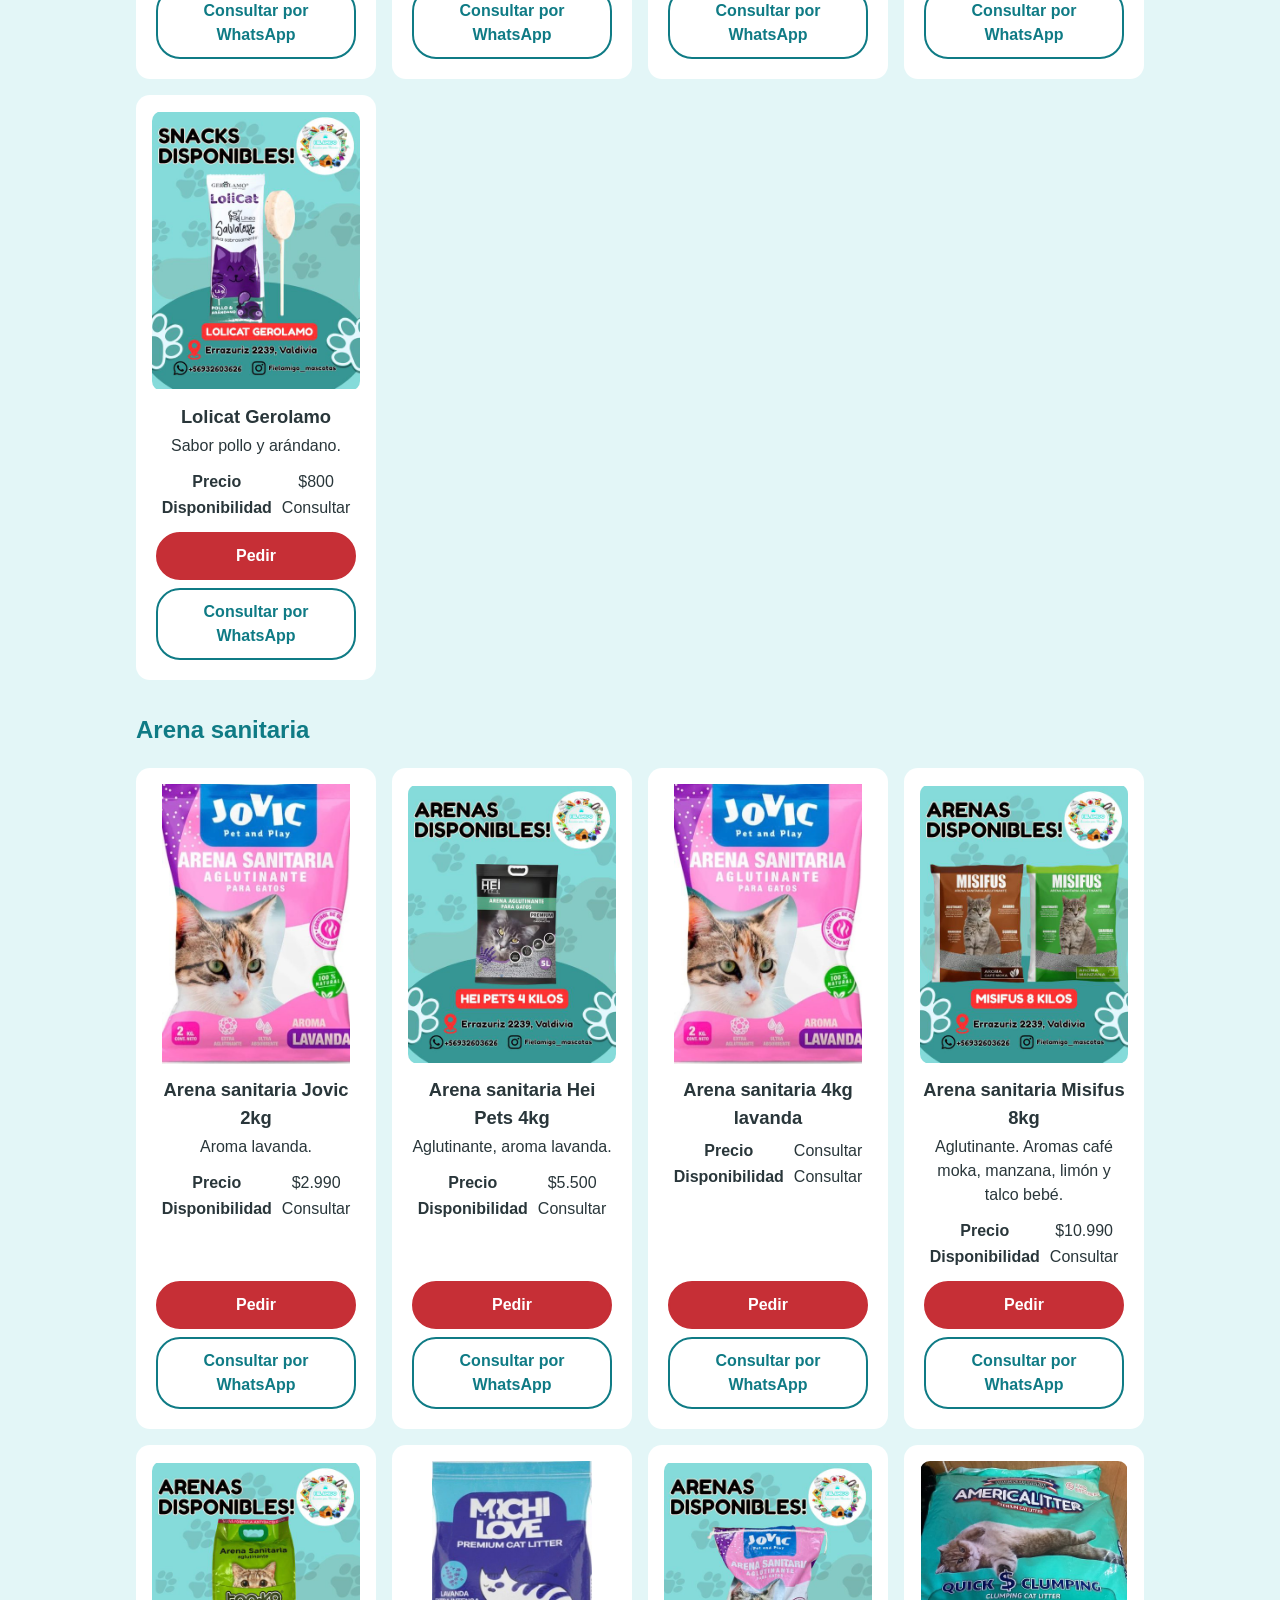
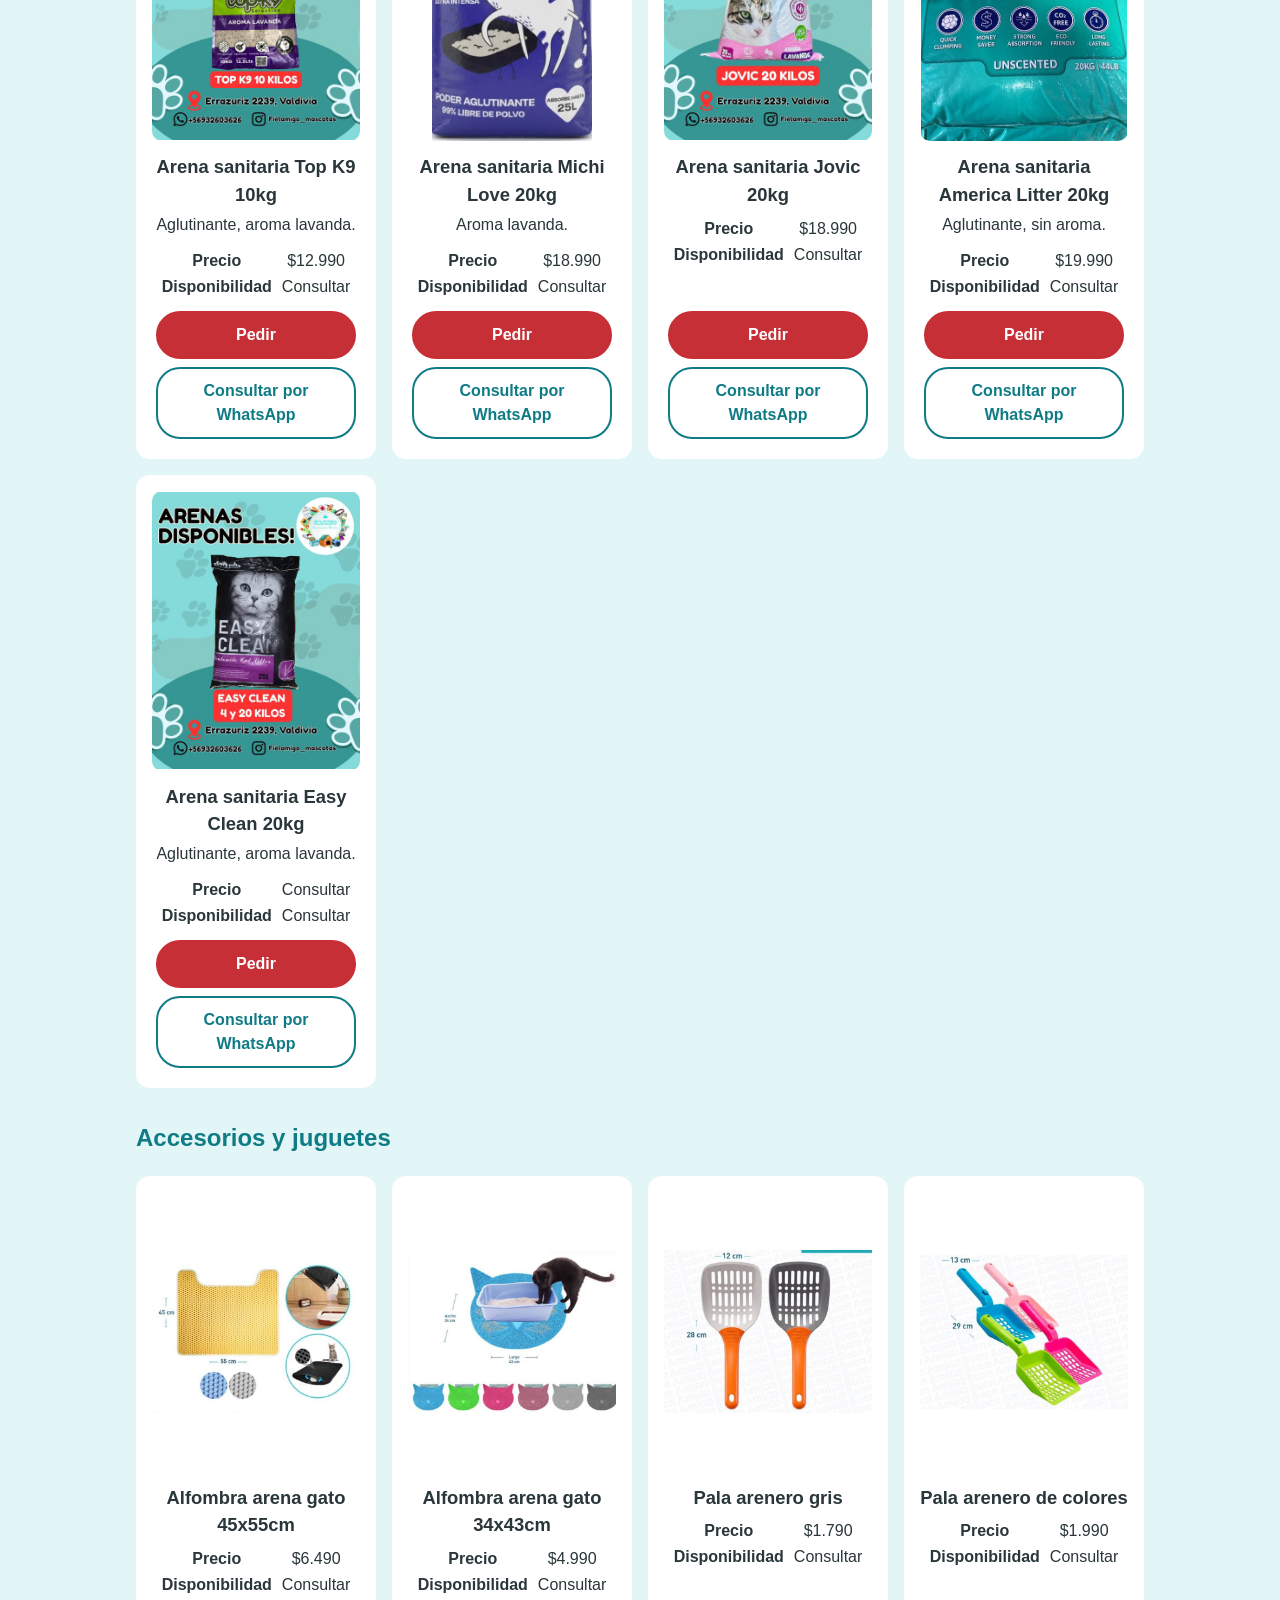
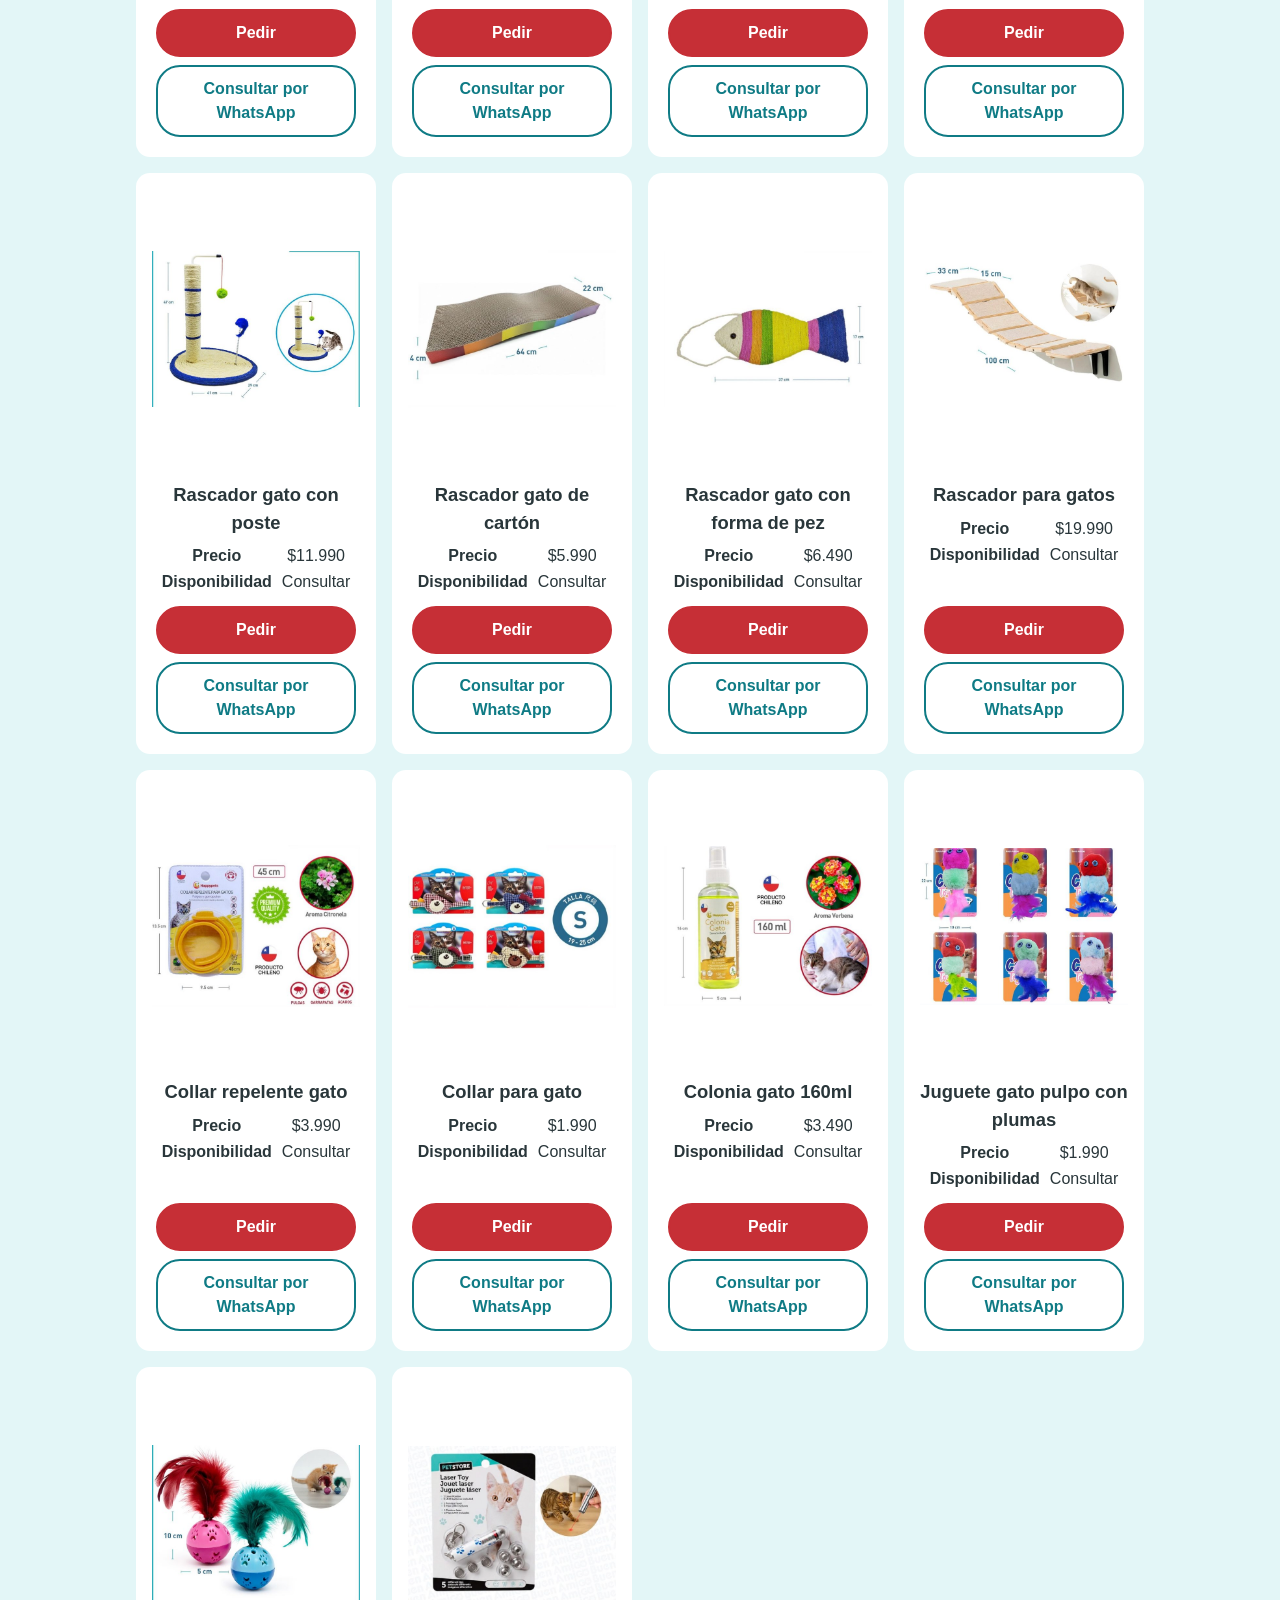
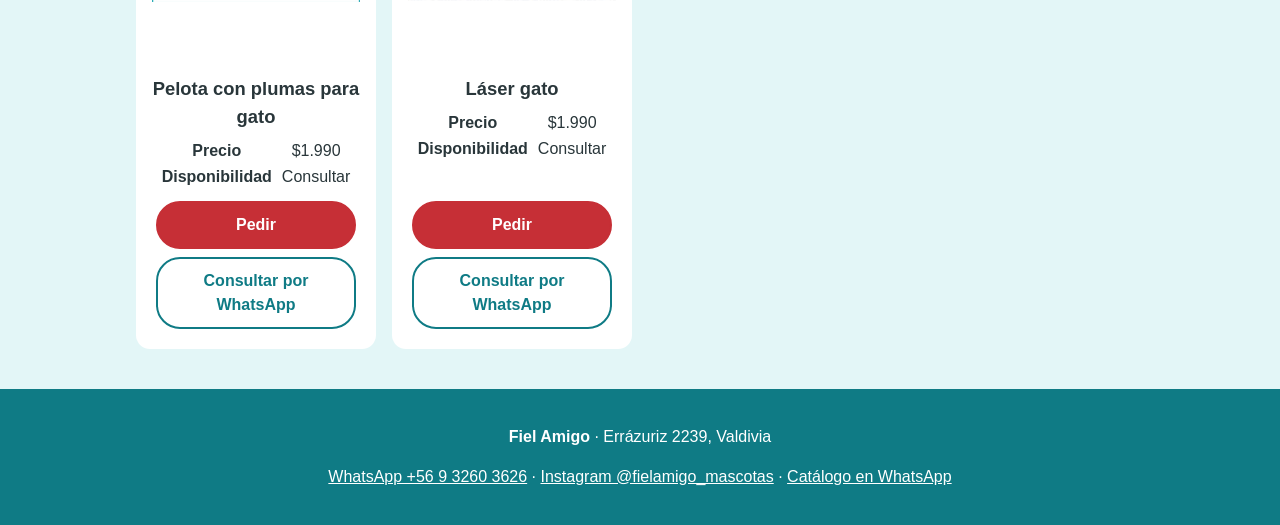
<file: gatos.html>
<!DOCTYPE html>
<html lang="es-CL">
<head>
  <meta charset="utf-8">
  <meta name="viewport" content="width=device-width, initial-scale=1">
  <meta name="robots" content="noindex">
  <title>Productos para gatos | Fiel Amigo Mascotas</title>
  <meta name="description" content="Catálogo de productos para gatos de Fiel Amigo.">
  <link rel="icon" href="img/logo.png">
  <link rel="stylesheet" href="css/estilos.css">
</head>
<body>
  <header class="encabezado">
    <a class="marca" href="index.html">
      <img src="img/logo.png" alt="Logo de Fiel Amigo" width="64" height="64">
      <span><strong>Fiel Amigo</strong><small>Accesorios para Mascotas</small></span>
    </a>
    <nav class="menu" aria-label="Menú principal">
      <a href="index.html">Inicio</a>
      <a href="perros.html">Perros</a>
      <a href="gatos.html" aria-current="page">Gatos</a>
      <a href="accesorios.html">Accesorios</a>
      <a href="pedido.html">Hacer pedido</a>
      <a href="nosotros.html">Nosotros</a>
      <a href="contacto.html">Contacto</a>
    </nav>
  </header>

  <main>
    <h1>Productos para gatos</h1>
    <p class="intro">Precios según el catálogo de WhatsApp de la tienda. Confirma la disponibilidad al hacer tu pedido.</p>

    <nav class="submenu" aria-label="Secciones de la página">
      <a href="#alimentos">Alimentos</a>
      <a href="#humedos">Alimento húmedo y snacks</a>
      <a href="#arena">Arena sanitaria</a>
      <a href="#accesorios">Accesorios y juguetes</a>
    </nav>

    <!-- Para agregar un producto: copia un bloque <article class="producto"> ... </article>
         completo, pégalo debajo y cambia la foto, el nombre, el precio y la disponibilidad.
         Las fotos se guardan en la carpeta img. -->
    <h2 class="subtitulo" id="alimentos">Alimentos</h2>
    <section class="rejilla">
      <article class="producto">
        <img class="cuadrada" loading="lazy" src="img/alimento-gato-proplan-esterilizado-3kg.jpg" alt="Alimento gato Proplan esterilizado 3kg" width="212" height="212">
        <h2>Alimento gato Proplan esterilizado 3kg</h2>
        <dl>
          <dt>Precio</dt><dd>$28.490</dd>
          <dt>Disponibilidad</dt><dd>Consultar</dd>
        </dl>
        <a class="boton" href="pedido.html">Pedir</a>
        <a class="boton secundario" href="https://wa.me/56932603626?text=Hola%2C%20quiero%20consultar%20por%3A%20Alimento%20gato%20Proplan%20esterilizado%203kg">Consultar por WhatsApp</a>
      </article>

      <article class="producto">
        <img class="cuadrada" loading="lazy" src="img/alimento-sabro-cat-8kg.jpg" alt="Alimento Sabro Cat 8kg" width="212" height="212">
        <h2>Alimento Sabro Cat 8kg</h2>
        <p>Alimento para gato adulto 8kg</p>
        <dl>
          <dt>Precio</dt><dd>$19.990</dd>
          <dt>Disponibilidad</dt><dd>Consultar</dd>
        </dl>
        <a class="boton" href="pedido.html">Pedir</a>
        <a class="boton secundario" href="https://wa.me/56932603626?text=Hola%2C%20quiero%20consultar%20por%3A%20Alimento%20Sabro%20Cat%208kg">Consultar por WhatsApp</a>
      </article>

      <article class="producto">
        <img class="cuadrada" loading="lazy" src="img/bravery-gato-adulto-salmon-2kg.jpg" alt="Bravery gato adulto salmón 2kg" width="212" height="212">
        <h2>Bravery gato adulto salmón 2kg</h2>
        <dl>
          <dt>Precio</dt><dd>$21.990</dd>
          <dt>Disponibilidad</dt><dd>Consultar</dd>
        </dl>
        <a class="boton" href="pedido.html">Pedir</a>
        <a class="boton secundario" href="https://wa.me/56932603626?text=Hola%2C%20quiero%20consultar%20por%3A%20Bravery%20gato%20adulto%20salm%C3%B3n%202kg">Consultar por WhatsApp</a>
      </article>

      <article class="producto">
        <img class="cuadrada" loading="lazy" src="img/alimento-cat-chow-8kg.jpg" alt="Alimento Cat Chow 8kg" width="212" height="212">
        <h2>Alimento Cat Chow 8kg</h2>
        <p>Para gato adulto.</p>
        <dl>
          <dt>Precio</dt><dd>Consultar</dd>
          <dt>Disponibilidad</dt><dd>Consultar</dd>
        </dl>
        <a class="boton" href="pedido.html">Pedir</a>
        <a class="boton secundario" href="https://wa.me/56932603626?text=Hola%2C%20quiero%20consultar%20por%3A%20Alimento%20Cat%20Chow%208kg">Consultar por WhatsApp</a>
      </article>

      <article class="producto">
        <img class="cuadrada" loading="lazy" src="img/alimento-whiskas-10kg.jpg" alt="Alimento Whiskas 10kg" width="212" height="212">
        <h2>Alimento Whiskas 10kg</h2>
        <p>Sabores pollo, carne, y carne y leche.</p>
        <dl>
          <dt>Precio</dt><dd>$26.990</dd>
          <dt>Disponibilidad</dt><dd>Consultar</dd>
        </dl>
        <a class="boton" href="pedido.html">Pedir</a>
        <a class="boton secundario" href="https://wa.me/56932603626?text=Hola%2C%20quiero%20consultar%20por%3A%20Alimento%20Whiskas%2010kg">Consultar por WhatsApp</a>
      </article>

      <article class="producto">
        <img class="cuadrada" loading="lazy" src="img/alimento-appetit-adultos-y-gatitos-10kg.jpg" alt="Alimento Appetit adultos y gatitos 10kg" width="212" height="212">
        <h2>Alimento Appetit adultos y gatitos 10kg</h2>
        <p>Para gatos de todas las edades.</p>
        <dl>
          <dt>Precio</dt><dd>$26.990</dd>
          <dt>Disponibilidad</dt><dd>Consultar</dd>
        </dl>
        <a class="boton" href="pedido.html">Pedir</a>
        <a class="boton secundario" href="https://wa.me/56932603626?text=Hola%2C%20quiero%20consultar%20por%3A%20Alimento%20Appetit%20adultos%20y%20gatitos%2010kg">Consultar por WhatsApp</a>
      </article>

      <article class="producto">
        <img class="cuadrada" loading="lazy" src="img/alimento-josi-cat-10kg.jpg" alt="Alimento Josi Cat 10kg" width="212" height="212">
        <h2>Alimento Josi Cat 10kg</h2>
        <p>Duck: $39.990. Chicken: $38.990.</p>
        <dl>
          <dt>Precio</dt><dd>Desde $38.990</dd>
          <dt>Disponibilidad</dt><dd>Consultar</dd>
        </dl>
        <a class="boton" href="pedido.html">Pedir</a>
        <a class="boton secundario" href="https://wa.me/56932603626?text=Hola%2C%20quiero%20consultar%20por%3A%20Alimento%20Josi%20Cat%2010kg">Consultar por WhatsApp</a>
      </article>

      <article class="producto">
        <img class="cuadrada" loading="lazy" src="img/biofresh-gato-1-5kg.jpg" alt="Biofresh gato 1.5kg" width="212" height="212">
        <h2>Biofresh gato 1.5kg</h2>
        <p>Adulto o esterilizado.</p>
        <dl>
          <dt>Precio</dt><dd>$22.990</dd>
          <dt>Disponibilidad</dt><dd>Consultar</dd>
        </dl>
        <a class="boton" href="pedido.html">Pedir</a>
        <a class="boton secundario" href="https://wa.me/56932603626?text=Hola%2C%20quiero%20consultar%20por%3A%20Biofresh%20gato%201.5kg">Consultar por WhatsApp</a>
      </article>

      <article class="producto">
        <img class="cuadrada" loading="lazy" src="img/alimento-royal-canin-indoor-1-5kg.jpg" alt="Alimento Royal Canin Indoor 1.5kg" width="212" height="212">
        <h2>Alimento Royal Canin Indoor 1.5kg</h2>
        <dl>
          <dt>Precio</dt><dd>$19.990</dd>
          <dt>Disponibilidad</dt><dd>Consultar</dd>
        </dl>
        <a class="boton" href="pedido.html">Pedir</a>
        <a class="boton secundario" href="https://wa.me/56932603626?text=Hola%2C%20quiero%20consultar%20por%3A%20Alimento%20Royal%20Canin%20Indoor%201.5kg">Consultar por WhatsApp</a>
      </article>

      <article class="producto">
        <img class="cuadrada" loading="lazy" src="img/alimento-leonardo-esterilizado-o-kitten-1-8kg.jpg" alt="Alimento Leonardo esterilizado o kitten 1.8kg" width="212" height="212">
        <h2>Alimento Leonardo esterilizado o kitten 1.8kg</h2>
        <dl>
          <dt>Precio</dt><dd>$23.990</dd>
          <dt>Disponibilidad</dt><dd>Consultar</dd>
        </dl>
        <a class="boton" href="pedido.html">Pedir</a>
        <a class="boton secundario" href="https://wa.me/56932603626?text=Hola%2C%20quiero%20consultar%20por%3A%20Alimento%20Leonardo%20esterilizado%20o%20kitten%201.8kg">Consultar por WhatsApp</a>
      </article>

      <article class="producto">
        <img class="cuadrada" loading="lazy" src="img/alimento-leonardo-senior-poultry-1-8kg.jpg" alt="Alimento Leonardo Senior Poultry 1.8kg" width="212" height="212">
        <h2>Alimento Leonardo Senior Poultry 1.8kg</h2>
        <dl>
          <dt>Precio</dt><dd>$23.990</dd>
          <dt>Disponibilidad</dt><dd>Consultar</dd>
        </dl>
        <a class="boton" href="pedido.html">Pedir</a>
        <a class="boton secundario" href="https://wa.me/56932603626?text=Hola%2C%20quiero%20consultar%20por%3A%20Alimento%20Leonardo%20Senior%20Poultry%201.8kg">Consultar por WhatsApp</a>
      </article>

      <article class="producto">
        <img class="cuadrada" loading="lazy" src="img/alimento-leonardo-duck-1-8kg.jpg" alt="Alimento Leonardo Duck 1.8kg" width="212" height="212">
        <h2>Alimento Leonardo Duck 1.8kg</h2>
        <dl>
          <dt>Precio</dt><dd>$23.990</dd>
          <dt>Disponibilidad</dt><dd>Consultar</dd>
        </dl>
        <a class="boton" href="pedido.html">Pedir</a>
        <a class="boton secundario" href="https://wa.me/56932603626?text=Hola%2C%20quiero%20consultar%20por%3A%20Alimento%20Leonardo%20Duck%201.8kg">Consultar por WhatsApp</a>
      </article>

      <article class="producto">
        <img class="cuadrada" loading="lazy" src="img/amity-gatito-salmon-2kg.jpg" alt="Amity gatito salmón 2kg" width="212" height="212">
        <h2>Amity gatito salmón 2kg</h2>
        <dl>
          <dt>Precio</dt><dd>$21.990</dd>
          <dt>Disponibilidad</dt><dd>Consultar</dd>
        </dl>
        <a class="boton" href="pedido.html">Pedir</a>
        <a class="boton secundario" href="https://wa.me/56932603626?text=Hola%2C%20quiero%20consultar%20por%3A%20Amity%20gatito%20salm%C3%B3n%202kg">Consultar por WhatsApp</a>
      </article>

      <article class="producto">
        <img class="cuadrada" loading="lazy" src="img/amity-gato-salmon-esterilizado-2kg.jpg" alt="Amity gato salmón esterilizado 2kg" width="212" height="212">
        <h2>Amity gato salmón esterilizado 2kg</h2>
        <dl>
          <dt>Precio</dt><dd>$22.990</dd>
          <dt>Disponibilidad</dt><dd>Consultar</dd>
        </dl>
        <a class="boton" href="pedido.html">Pedir</a>
        <a class="boton secundario" href="https://wa.me/56932603626?text=Hola%2C%20quiero%20consultar%20por%3A%20Amity%20gato%20salm%C3%B3n%20esterilizado%202kg">Consultar por WhatsApp</a>
      </article>

      <article class="producto">
        <img class="cuadrada" loading="lazy" src="img/amity-gato-salmon-7kg.jpg" alt="Amity gato salmón 7kg" width="212" height="212">
        <h2>Amity gato salmón 7kg</h2>
        <dl>
          <dt>Precio</dt><dd>$46.990</dd>
          <dt>Disponibilidad</dt><dd>Consultar</dd>
        </dl>
        <a class="boton" href="pedido.html">Pedir</a>
        <a class="boton secundario" href="https://wa.me/56932603626?text=Hola%2C%20quiero%20consultar%20por%3A%20Amity%20gato%20salm%C3%B3n%207kg">Consultar por WhatsApp</a>
      </article>

      <article class="producto">
        <img class="cuadrada" loading="lazy" src="img/diamond-naturals-kitten-3kg.jpg" alt="Diamond Naturals Kitten 3kg" width="212" height="212">
        <h2>Diamond Naturals Kitten 3kg</h2>
        <p>Para gatitos y gatos exigentes.</p>
        <dl>
          <dt>Precio</dt><dd>$21.990</dd>
          <dt>Disponibilidad</dt><dd>Consultar</dd>
        </dl>
        <a class="boton" href="pedido.html">Pedir</a>
        <a class="boton secundario" href="https://wa.me/56932603626?text=Hola%2C%20quiero%20consultar%20por%3A%20Diamond%20Naturals%20Kitten%203kg">Consultar por WhatsApp</a>
      </article>

      <article class="producto">
        <img class="cuadrada" loading="lazy" src="img/diamond-naturals-gato-3kg.jpg" alt="Diamond Naturals gato 3kg" width="212" height="212">
        <h2>Diamond Naturals gato 3kg</h2>
        <p>Fórmulas Indoor Cat, Kitten y Finicky Cat.</p>
        <dl>
          <dt>Precio</dt><dd>$21.990</dd>
          <dt>Disponibilidad</dt><dd>Consultar</dd>
        </dl>
        <a class="boton" href="pedido.html">Pedir</a>
        <a class="boton secundario" href="https://wa.me/56932603626?text=Hola%2C%20quiero%20consultar%20por%3A%20Diamond%20Naturals%20gato%203kg">Consultar por WhatsApp</a>
      </article>
    </section>
    <h2 class="subtitulo" id="humedos">Alimento húmedo y snacks</h2>
    <section class="rejilla">
      <article class="producto">
        <img class="cuadrada" loading="lazy" src="img/latas-leonardo-kitten-y-salmon-200-400g.jpg" alt="Latas Leonardo Kitten y salmón 200-400g" width="212" height="212">
        <h2>Latas Leonardo Kitten y salmón 200-400g</h2>
        <p>Latas de 200 y 400 g.</p>
        <dl>
          <dt>Precio</dt><dd>Consultar</dd>
          <dt>Disponibilidad</dt><dd>Consultar</dd>
        </dl>
        <a class="boton" href="pedido.html">Pedir</a>
        <a class="boton secundario" href="https://wa.me/56932603626?text=Hola%2C%20quiero%20consultar%20por%3A%20Latas%20Leonardo%20Kitten%20y%20salm%C3%B3n%20200-400g">Consultar por WhatsApp</a>
      </article>

      <article class="producto">
        <img class="cuadrada" loading="lazy" src="img/latas-leonardo-conejo-y-vacuno-200-400g.jpg" alt="Latas Leonardo conejo y vacuno 200-400g" width="212" height="212">
        <h2>Latas Leonardo conejo y vacuno 200-400g</h2>
        <p>200 g: $2.490. 400 g: $3.990.</p>
        <dl>
          <dt>Precio</dt><dd>Desde $2.490</dd>
          <dt>Disponibilidad</dt><dd>Consultar</dd>
        </dl>
        <a class="boton" href="pedido.html">Pedir</a>
        <a class="boton secundario" href="https://wa.me/56932603626?text=Hola%2C%20quiero%20consultar%20por%3A%20Latas%20Leonardo%20conejo%20y%20vacuno%20200-400g">Consultar por WhatsApp</a>
      </article>

      <article class="producto">
        <img class="cuadrada" loading="lazy" src="img/latas-leonardo-pollo-y-pato-200-400g.jpg" alt="Latas Leonardo pollo y pato 200-400g" width="212" height="212">
        <h2>Latas Leonardo pollo y pato 200-400g</h2>
        <p>200 g: $2.490. 400 g: $3.990.</p>
        <dl>
          <dt>Precio</dt><dd>Desde $2.490</dd>
          <dt>Disponibilidad</dt><dd>Consultar</dd>
        </dl>
        <a class="boton" href="pedido.html">Pedir</a>
        <a class="boton secundario" href="https://wa.me/56932603626?text=Hola%2C%20quiero%20consultar%20por%3A%20Latas%20Leonardo%20pollo%20y%20pato%20200-400g">Consultar por WhatsApp</a>
      </article>

      <article class="producto">
        <img class="cuadrada" loading="lazy" src="img/drinks-leonardo-40grs.jpg" alt="Drinks Leonardo 40grs" width="212" height="212">
        <h2>Drinks Leonardo 40grs</h2>
        <dl>
          <dt>Precio</dt><dd>$1.490</dd>
          <dt>Disponibilidad</dt><dd>Consultar</dd>
        </dl>
        <a class="boton" href="pedido.html">Pedir</a>
        <a class="boton secundario" href="https://wa.me/56932603626?text=Hola%2C%20quiero%20consultar%20por%3A%20Drinks%20Leonardo%2040grs">Consultar por WhatsApp</a>
      </article>

      <article class="producto">
        <img class="cuadrada" loading="lazy" src="img/lata-amity-gato-415g.jpg" alt="Lata Amity gato 415g" width="212" height="212">
        <h2>Lata Amity gato 415g</h2>
        <p>Sabor pollo y carne.</p>
        <dl>
          <dt>Precio</dt><dd>$3.490</dd>
          <dt>Disponibilidad</dt><dd>Consultar</dd>
        </dl>
        <a class="boton" href="pedido.html">Pedir</a>
        <a class="boton secundario" href="https://wa.me/56932603626?text=Hola%2C%20quiero%20consultar%20por%3A%20Lata%20Amity%20gato%20415g">Consultar por WhatsApp</a>
      </article>

      <article class="producto">
        <img class="cuadrada" loading="lazy" src="img/pate-gerolamo-gato-375g.jpg" alt="Paté Gerolamo gato 375g" width="212" height="212">
        <h2>Paté Gerolamo gato 375g</h2>
        <p>Para gato adulto y gatito.</p>
        <dl>
          <dt>Precio</dt><dd>$2.990</dd>
          <dt>Disponibilidad</dt><dd>Consultar</dd>
        </dl>
        <a class="boton" href="pedido.html">Pedir</a>
        <a class="boton secundario" href="https://wa.me/56932603626?text=Hola%2C%20quiero%20consultar%20por%3A%20Pat%C3%A9%20Gerolamo%20gato%20375g">Consultar por WhatsApp</a>
      </article>

      <article class="producto">
        <img class="cuadrada" loading="lazy" src="img/pate-pura-natura-gato-300g.jpg" alt="Paté Pura Natura gato 300g" width="212" height="212">
        <h2>Paté Pura Natura gato 300g</h2>
        <p>Sabor pollo.</p>
        <dl>
          <dt>Precio</dt><dd>$2.990</dd>
          <dt>Disponibilidad</dt><dd>Consultar</dd>
        </dl>
        <a class="boton" href="pedido.html">Pedir</a>
        <a class="boton secundario" href="https://wa.me/56932603626?text=Hola%2C%20quiero%20consultar%20por%3A%20Pat%C3%A9%20Pura%20Natura%20gato%20300g">Consultar por WhatsApp</a>
      </article>

      <article class="producto">
        <img class="cuadrada" loading="lazy" src="img/churu-gato-pack-4-unidades.jpg" alt="Churu gato pack 4 unidades" width="212" height="212">
        <h2>Churu gato pack 4 unidades</h2>
        <dl>
          <dt>Precio</dt><dd>$2.990</dd>
          <dt>Disponibilidad</dt><dd>Consultar</dd>
        </dl>
        <a class="boton" href="pedido.html">Pedir</a>
        <a class="boton secundario" href="https://wa.me/56932603626?text=Hola%2C%20quiero%20consultar%20por%3A%20Churu%20gato%20pack%204%20unidades">Consultar por WhatsApp</a>
      </article>

      <article class="producto">
        <img class="cuadrada" loading="lazy" src="img/lolicat-gerolamo.jpg" alt="Lolicat Gerolamo" width="212" height="212">
        <h2>Lolicat Gerolamo</h2>
        <p>Sabor pollo y arándano.</p>
        <dl>
          <dt>Precio</dt><dd>$800</dd>
          <dt>Disponibilidad</dt><dd>Consultar</dd>
        </dl>
        <a class="boton" href="pedido.html">Pedir</a>
        <a class="boton secundario" href="https://wa.me/56932603626?text=Hola%2C%20quiero%20consultar%20por%3A%20Lolicat%20Gerolamo">Consultar por WhatsApp</a>
      </article>
    </section>
    <h2 class="subtitulo" id="arena">Arena sanitaria</h2>
    <section class="rejilla">
      <article class="producto">
        <img class="cuadrada" loading="lazy" src="img/arena-sanitaria-jovic-2kg.jpg" alt="Arena sanitaria Jovic 2kg" width="212" height="212">
        <h2>Arena sanitaria Jovic 2kg</h2>
        <p>Aroma lavanda.</p>
        <dl>
          <dt>Precio</dt><dd>$2.990</dd>
          <dt>Disponibilidad</dt><dd>Consultar</dd>
        </dl>
        <a class="boton" href="pedido.html">Pedir</a>
        <a class="boton secundario" href="https://wa.me/56932603626?text=Hola%2C%20quiero%20consultar%20por%3A%20Arena%20sanitaria%20Jovic%202kg">Consultar por WhatsApp</a>
      </article>

      <article class="producto">
        <img class="cuadrada" loading="lazy" src="img/arena-sanitaria-hei-pets-4kg.jpg" alt="Arena sanitaria Hei Pets 4kg" width="212" height="212">
        <h2>Arena sanitaria Hei Pets 4kg</h2>
        <p>Aglutinante, aroma lavanda.</p>
        <dl>
          <dt>Precio</dt><dd>$5.500</dd>
          <dt>Disponibilidad</dt><dd>Consultar</dd>
        </dl>
        <a class="boton" href="pedido.html">Pedir</a>
        <a class="boton secundario" href="https://wa.me/56932603626?text=Hola%2C%20quiero%20consultar%20por%3A%20Arena%20sanitaria%20Hei%20Pets%204kg">Consultar por WhatsApp</a>
      </article>

      <article class="producto">
        <img class="cuadrada" loading="lazy" src="img/arena-sanitaria-4kg-lavanda.jpg" alt="Arena sanitaria 4kg lavanda" width="212" height="212">
        <h2>Arena sanitaria 4kg lavanda</h2>
        <dl>
          <dt>Precio</dt><dd>Consultar</dd>
          <dt>Disponibilidad</dt><dd>Consultar</dd>
        </dl>
        <a class="boton" href="pedido.html">Pedir</a>
        <a class="boton secundario" href="https://wa.me/56932603626?text=Hola%2C%20quiero%20consultar%20por%3A%20Arena%20sanitaria%204kg%20lavanda">Consultar por WhatsApp</a>
      </article>

      <article class="producto">
        <img class="cuadrada" loading="lazy" src="img/arena-sanitaria-misifus-8kg.jpg" alt="Arena sanitaria Misifus 8kg" width="212" height="212">
        <h2>Arena sanitaria Misifus 8kg</h2>
        <p>Aglutinante. Aromas café moka, manzana, limón y talco bebé.</p>
        <dl>
          <dt>Precio</dt><dd>$10.990</dd>
          <dt>Disponibilidad</dt><dd>Consultar</dd>
        </dl>
        <a class="boton" href="pedido.html">Pedir</a>
        <a class="boton secundario" href="https://wa.me/56932603626?text=Hola%2C%20quiero%20consultar%20por%3A%20Arena%20sanitaria%20Misifus%208kg">Consultar por WhatsApp</a>
      </article>

      <article class="producto">
        <img class="cuadrada" loading="lazy" src="img/arena-sanitaria-top-k9-10kg.jpg" alt="Arena sanitaria Top K9 10kg" width="212" height="212">
        <h2>Arena sanitaria Top K9 10kg</h2>
        <p>Aglutinante, aroma lavanda.</p>
        <dl>
          <dt>Precio</dt><dd>$12.990</dd>
          <dt>Disponibilidad</dt><dd>Consultar</dd>
        </dl>
        <a class="boton" href="pedido.html">Pedir</a>
        <a class="boton secundario" href="https://wa.me/56932603626?text=Hola%2C%20quiero%20consultar%20por%3A%20Arena%20sanitaria%20Top%20K9%2010kg">Consultar por WhatsApp</a>
      </article>

      <article class="producto">
        <img class="cuadrada" loading="lazy" src="img/arena-sanitaria-michi-love-20kg.jpg" alt="Arena sanitaria Michi Love 20kg" width="212" height="212">
        <h2>Arena sanitaria Michi Love 20kg</h2>
        <p>Aroma lavanda.</p>
        <dl>
          <dt>Precio</dt><dd>$18.990</dd>
          <dt>Disponibilidad</dt><dd>Consultar</dd>
        </dl>
        <a class="boton" href="pedido.html">Pedir</a>
        <a class="boton secundario" href="https://wa.me/56932603626?text=Hola%2C%20quiero%20consultar%20por%3A%20Arena%20sanitaria%20Michi%20Love%2020kg">Consultar por WhatsApp</a>
      </article>

      <article class="producto">
        <img class="cuadrada" loading="lazy" src="img/arena-sanitaria-jovic-20kg.jpg" alt="Arena sanitaria Jovic 20kg" width="212" height="212">
        <h2>Arena sanitaria Jovic 20kg</h2>
        <dl>
          <dt>Precio</dt><dd>$18.990</dd>
          <dt>Disponibilidad</dt><dd>Consultar</dd>
        </dl>
        <a class="boton" href="pedido.html">Pedir</a>
        <a class="boton secundario" href="https://wa.me/56932603626?text=Hola%2C%20quiero%20consultar%20por%3A%20Arena%20sanitaria%20Jovic%2020kg">Consultar por WhatsApp</a>
      </article>

      <article class="producto">
        <img class="cuadrada" loading="lazy" src="img/arena-sanitaria-america-litter-20kg.jpg" alt="Arena sanitaria America Litter 20kg" width="212" height="212">
        <h2>Arena sanitaria America Litter 20kg</h2>
        <p>Aglutinante, sin aroma.</p>
        <dl>
          <dt>Precio</dt><dd>$19.990</dd>
          <dt>Disponibilidad</dt><dd>Consultar</dd>
        </dl>
        <a class="boton" href="pedido.html">Pedir</a>
        <a class="boton secundario" href="https://wa.me/56932603626?text=Hola%2C%20quiero%20consultar%20por%3A%20Arena%20sanitaria%20America%20Litter%2020kg">Consultar por WhatsApp</a>
      </article>

      <article class="producto">
        <img class="cuadrada" loading="lazy" src="img/arena-sanitaria-easy-clean-20kg.jpg" alt="Arena sanitaria Easy Clean 20kg" width="212" height="212">
        <h2>Arena sanitaria Easy Clean 20kg</h2>
        <p>Aglutinante, aroma lavanda.</p>
        <dl>
          <dt>Precio</dt><dd>Consultar</dd>
          <dt>Disponibilidad</dt><dd>Consultar</dd>
        </dl>
        <a class="boton" href="pedido.html">Pedir</a>
        <a class="boton secundario" href="https://wa.me/56932603626?text=Hola%2C%20quiero%20consultar%20por%3A%20Arena%20sanitaria%20Easy%20Clean%2020kg">Consultar por WhatsApp</a>
      </article>
    </section>
    <h2 class="subtitulo" id="accesorios">Accesorios y juguetes</h2>
    <section class="rejilla">
      <article class="producto">
        <img class="cuadrada" loading="lazy" src="img/alfombra-arena-gato-45x55cm.jpg" alt="Alfombra arena gato 45x55cm" width="212" height="212">
        <h2>Alfombra arena gato 45x55cm</h2>
        <dl>
          <dt>Precio</dt><dd>$6.490</dd>
          <dt>Disponibilidad</dt><dd>Consultar</dd>
        </dl>
        <a class="boton" href="pedido.html">Pedir</a>
        <a class="boton secundario" href="https://wa.me/56932603626?text=Hola%2C%20quiero%20consultar%20por%3A%20Alfombra%20arena%20gato%2045x55cm">Consultar por WhatsApp</a>
      </article>

      <article class="producto">
        <img class="cuadrada" loading="lazy" src="img/alfombra-arena-gato-34x43cm.jpg" alt="Alfombra arena gato 34x43cm" width="212" height="212">
        <h2>Alfombra arena gato 34x43cm</h2>
        <dl>
          <dt>Precio</dt><dd>$4.990</dd>
          <dt>Disponibilidad</dt><dd>Consultar</dd>
        </dl>
        <a class="boton" href="pedido.html">Pedir</a>
        <a class="boton secundario" href="https://wa.me/56932603626?text=Hola%2C%20quiero%20consultar%20por%3A%20Alfombra%20arena%20gato%2034x43cm">Consultar por WhatsApp</a>
      </article>

      <article class="producto">
        <img class="cuadrada" loading="lazy" src="img/pala-arenero-gris.jpg" alt="Pala arenero gris" width="212" height="212">
        <h2>Pala arenero gris</h2>
        <dl>
          <dt>Precio</dt><dd>$1.790</dd>
          <dt>Disponibilidad</dt><dd>Consultar</dd>
        </dl>
        <a class="boton" href="pedido.html">Pedir</a>
        <a class="boton secundario" href="https://wa.me/56932603626?text=Hola%2C%20quiero%20consultar%20por%3A%20Pala%20arenero%20gris">Consultar por WhatsApp</a>
      </article>

      <article class="producto">
        <img class="cuadrada" loading="lazy" src="img/pala-arenero-de-colores.jpg" alt="Pala arenero de colores" width="212" height="212">
        <h2>Pala arenero de colores</h2>
        <dl>
          <dt>Precio</dt><dd>$1.990</dd>
          <dt>Disponibilidad</dt><dd>Consultar</dd>
        </dl>
        <a class="boton" href="pedido.html">Pedir</a>
        <a class="boton secundario" href="https://wa.me/56932603626?text=Hola%2C%20quiero%20consultar%20por%3A%20Pala%20arenero%20de%20colores">Consultar por WhatsApp</a>
      </article>

      <article class="producto">
        <img class="cuadrada" loading="lazy" src="img/rascador-gato-con-poste.jpg" alt="Rascador gato con poste" width="212" height="212">
        <h2>Rascador gato con poste</h2>
        <dl>
          <dt>Precio</dt><dd>$11.990</dd>
          <dt>Disponibilidad</dt><dd>Consultar</dd>
        </dl>
        <a class="boton" href="pedido.html">Pedir</a>
        <a class="boton secundario" href="https://wa.me/56932603626?text=Hola%2C%20quiero%20consultar%20por%3A%20Rascador%20gato%20con%20poste">Consultar por WhatsApp</a>
      </article>

      <article class="producto">
        <img class="cuadrada" loading="lazy" src="img/rascador-gato-de-carton.jpg" alt="Rascador gato de cartón" width="212" height="212">
        <h2>Rascador gato de cartón</h2>
        <dl>
          <dt>Precio</dt><dd>$5.990</dd>
          <dt>Disponibilidad</dt><dd>Consultar</dd>
        </dl>
        <a class="boton" href="pedido.html">Pedir</a>
        <a class="boton secundario" href="https://wa.me/56932603626?text=Hola%2C%20quiero%20consultar%20por%3A%20Rascador%20gato%20de%20cart%C3%B3n">Consultar por WhatsApp</a>
      </article>

      <article class="producto">
        <img class="cuadrada" loading="lazy" src="img/rascador-gato-con-forma-de-pez.jpg" alt="Rascador gato con forma de pez" width="212" height="212">
        <h2>Rascador gato con forma de pez</h2>
        <dl>
          <dt>Precio</dt><dd>$6.490</dd>
          <dt>Disponibilidad</dt><dd>Consultar</dd>
        </dl>
        <a class="boton" href="pedido.html">Pedir</a>
        <a class="boton secundario" href="https://wa.me/56932603626?text=Hola%2C%20quiero%20consultar%20por%3A%20Rascador%20gato%20con%20forma%20de%20pez">Consultar por WhatsApp</a>
      </article>

      <article class="producto">
        <img class="cuadrada" loading="lazy" src="img/rascador-para-gatos.jpg" alt="Rascador para gatos" width="212" height="212">
        <h2>Rascador para gatos</h2>
        <dl>
          <dt>Precio</dt><dd>$19.990</dd>
          <dt>Disponibilidad</dt><dd>Consultar</dd>
        </dl>
        <a class="boton" href="pedido.html">Pedir</a>
        <a class="boton secundario" href="https://wa.me/56932603626?text=Hola%2C%20quiero%20consultar%20por%3A%20Rascador%20para%20gatos">Consultar por WhatsApp</a>
      </article>

      <article class="producto">
        <img class="cuadrada" loading="lazy" src="img/collar-repelente-gato.jpg" alt="Collar repelente gato" width="212" height="212">
        <h2>Collar repelente gato</h2>
        <dl>
          <dt>Precio</dt><dd>$3.990</dd>
          <dt>Disponibilidad</dt><dd>Consultar</dd>
        </dl>
        <a class="boton" href="pedido.html">Pedir</a>
        <a class="boton secundario" href="https://wa.me/56932603626?text=Hola%2C%20quiero%20consultar%20por%3A%20Collar%20repelente%20gato">Consultar por WhatsApp</a>
      </article>

      <article class="producto">
        <img class="cuadrada" loading="lazy" src="img/collar-para-gato.jpg" alt="Collar para gato" width="212" height="212">
        <h2>Collar para gato</h2>
        <dl>
          <dt>Precio</dt><dd>$1.990</dd>
          <dt>Disponibilidad</dt><dd>Consultar</dd>
        </dl>
        <a class="boton" href="pedido.html">Pedir</a>
        <a class="boton secundario" href="https://wa.me/56932603626?text=Hola%2C%20quiero%20consultar%20por%3A%20Collar%20para%20gato">Consultar por WhatsApp</a>
      </article>

      <article class="producto">
        <img class="cuadrada" loading="lazy" src="img/colonia-gato-160ml.jpg" alt="Colonia gato 160ml" width="212" height="212">
        <h2>Colonia gato 160ml</h2>
        <dl>
          <dt>Precio</dt><dd>$3.490</dd>
          <dt>Disponibilidad</dt><dd>Consultar</dd>
        </dl>
        <a class="boton" href="pedido.html">Pedir</a>
        <a class="boton secundario" href="https://wa.me/56932603626?text=Hola%2C%20quiero%20consultar%20por%3A%20Colonia%20gato%20160ml">Consultar por WhatsApp</a>
      </article>

      <article class="producto">
        <img class="cuadrada" loading="lazy" src="img/juguete-gato-pulpo-con-plumas.jpg" alt="Juguete gato pulpo con plumas" width="212" height="212">
        <h2>Juguete gato pulpo con plumas</h2>
        <dl>
          <dt>Precio</dt><dd>$1.990</dd>
          <dt>Disponibilidad</dt><dd>Consultar</dd>
        </dl>
        <a class="boton" href="pedido.html">Pedir</a>
        <a class="boton secundario" href="https://wa.me/56932603626?text=Hola%2C%20quiero%20consultar%20por%3A%20Juguete%20gato%20pulpo%20con%20plumas">Consultar por WhatsApp</a>
      </article>

      <article class="producto">
        <img class="cuadrada" loading="lazy" src="img/pelota-con-plumas-para-gato.jpg" alt="Pelota con plumas para gato" width="212" height="212">
        <h2>Pelota con plumas para gato</h2>
        <dl>
          <dt>Precio</dt><dd>$1.990</dd>
          <dt>Disponibilidad</dt><dd>Consultar</dd>
        </dl>
        <a class="boton" href="pedido.html">Pedir</a>
        <a class="boton secundario" href="https://wa.me/56932603626?text=Hola%2C%20quiero%20consultar%20por%3A%20Pelota%20con%20plumas%20para%20gato">Consultar por WhatsApp</a>
      </article>

      <article class="producto">
        <img class="cuadrada" loading="lazy" src="img/laser-gato.jpg" alt="Láser gato" width="212" height="212">
        <h2>Láser gato</h2>
        <dl>
          <dt>Precio</dt><dd>$1.990</dd>
          <dt>Disponibilidad</dt><dd>Consultar</dd>
        </dl>
        <a class="boton" href="pedido.html">Pedir</a>
        <a class="boton secundario" href="https://wa.me/56932603626?text=Hola%2C%20quiero%20consultar%20por%3A%20L%C3%A1ser%20gato">Consultar por WhatsApp</a>
      </article>
    </section>
  </main>

  <footer class="pie">
    <p><strong>Fiel Amigo</strong> · Errázuriz 2239, Valdivia</p>
    <p>
      <a href="https://wa.me/56932603626">WhatsApp +56 9 3260 3626</a> ·
      <a href="https://www.instagram.com/fielamigo_mascotas">Instagram @fielamigo_mascotas</a> ·
      <a href="https://wa.me/c/56932603626">Catálogo en WhatsApp</a>
    </p>
  </footer>
</body>
</html>
</file>
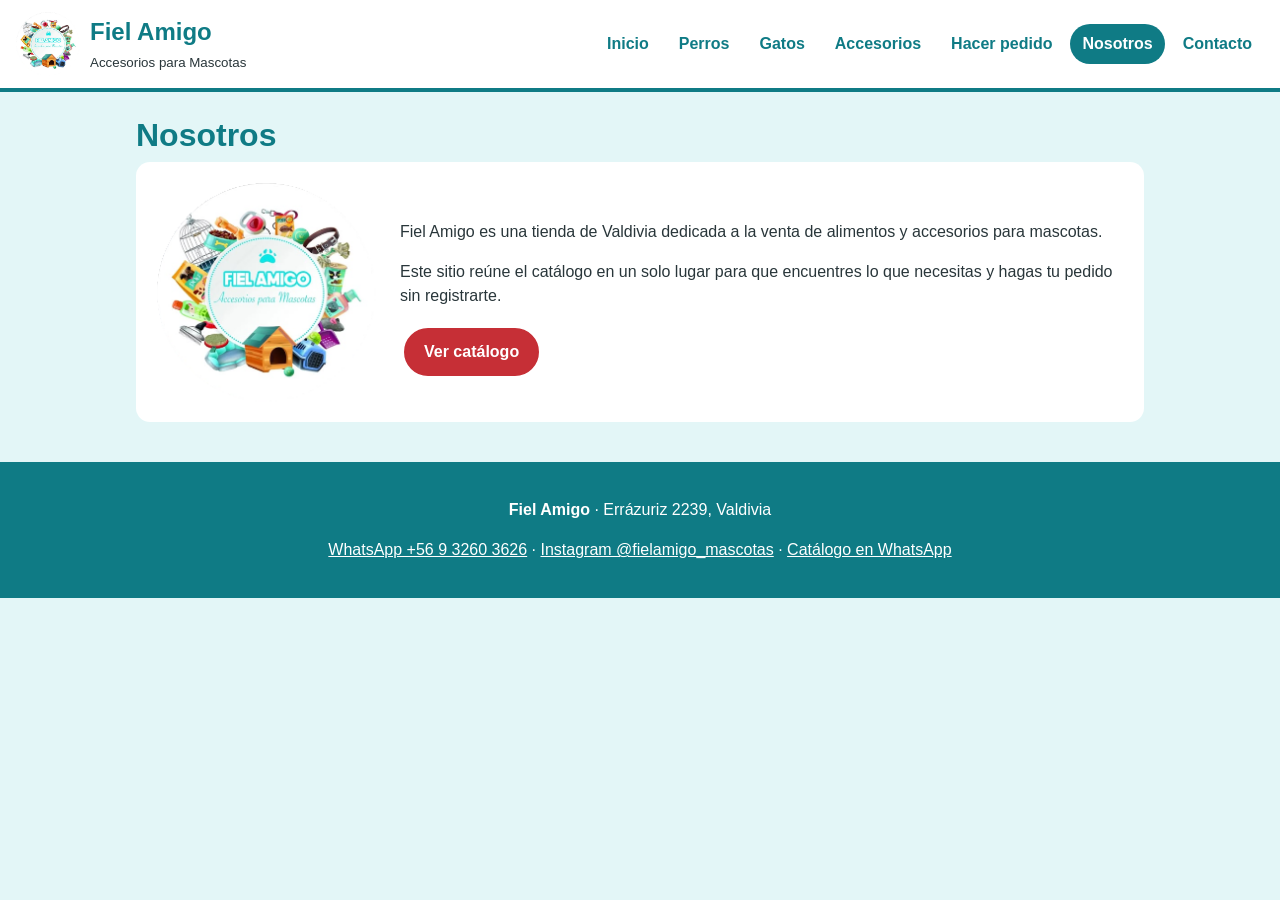
<file: nosotros.html>
<!DOCTYPE html>
<html lang="es-CL">
<head>
  <meta charset="utf-8">
  <meta name="viewport" content="width=device-width, initial-scale=1">
  <meta name="robots" content="noindex">
  <title>Nosotros | Fiel Amigo Mascotas</title>
  <meta name="description" content="Conoce la tienda Fiel Amigo de Valdivia.">
  <link rel="icon" href="img/logo.png">
  <link rel="stylesheet" href="css/estilos.css">
</head>
<body>
  <header class="encabezado">
    <a class="marca" href="index.html">
      <img src="img/logo.png" alt="Logo de Fiel Amigo" width="64" height="64">
      <span><strong>Fiel Amigo</strong><small>Accesorios para Mascotas</small></span>
    </a>
    <nav class="menu" aria-label="Menú principal">
      <a href="index.html">Inicio</a>
      <a href="perros.html">Perros</a>
      <a href="gatos.html">Gatos</a>
      <a href="accesorios.html">Accesorios</a>
      <a href="pedido.html">Hacer pedido</a>
      <a href="nosotros.html" aria-current="page">Nosotros</a>
      <a href="contacto.html">Contacto</a>
    </nav>
  </header>

  <main>
    <h1>Nosotros</h1>
    <section class="ficha">
      <img src="img/logo.png" alt="Logo de Fiel Amigo, accesorios para mascotas" width="220" height="220">
      <div>
        <p>Fiel Amigo es una tienda de Valdivia dedicada a la venta de alimentos y accesorios para mascotas.</p>
        <p>Este sitio reúne el catálogo en un solo lugar para que encuentres lo que necesitas y hagas tu pedido sin registrarte.</p>
        <a class="boton" href="perros.html">Ver catálogo</a>
      </div>
    </section>
  </main>

  <footer class="pie">
    <p><strong>Fiel Amigo</strong> · Errázuriz 2239, Valdivia</p>
    <p>
      <a href="https://wa.me/56932603626">WhatsApp +56 9 3260 3626</a> ·
      <a href="https://www.instagram.com/fielamigo_mascotas">Instagram @fielamigo_mascotas</a> ·
      <a href="https://wa.me/c/56932603626">Catálogo en WhatsApp</a>
    </p>
  </footer>
</body>
</html>
</file>
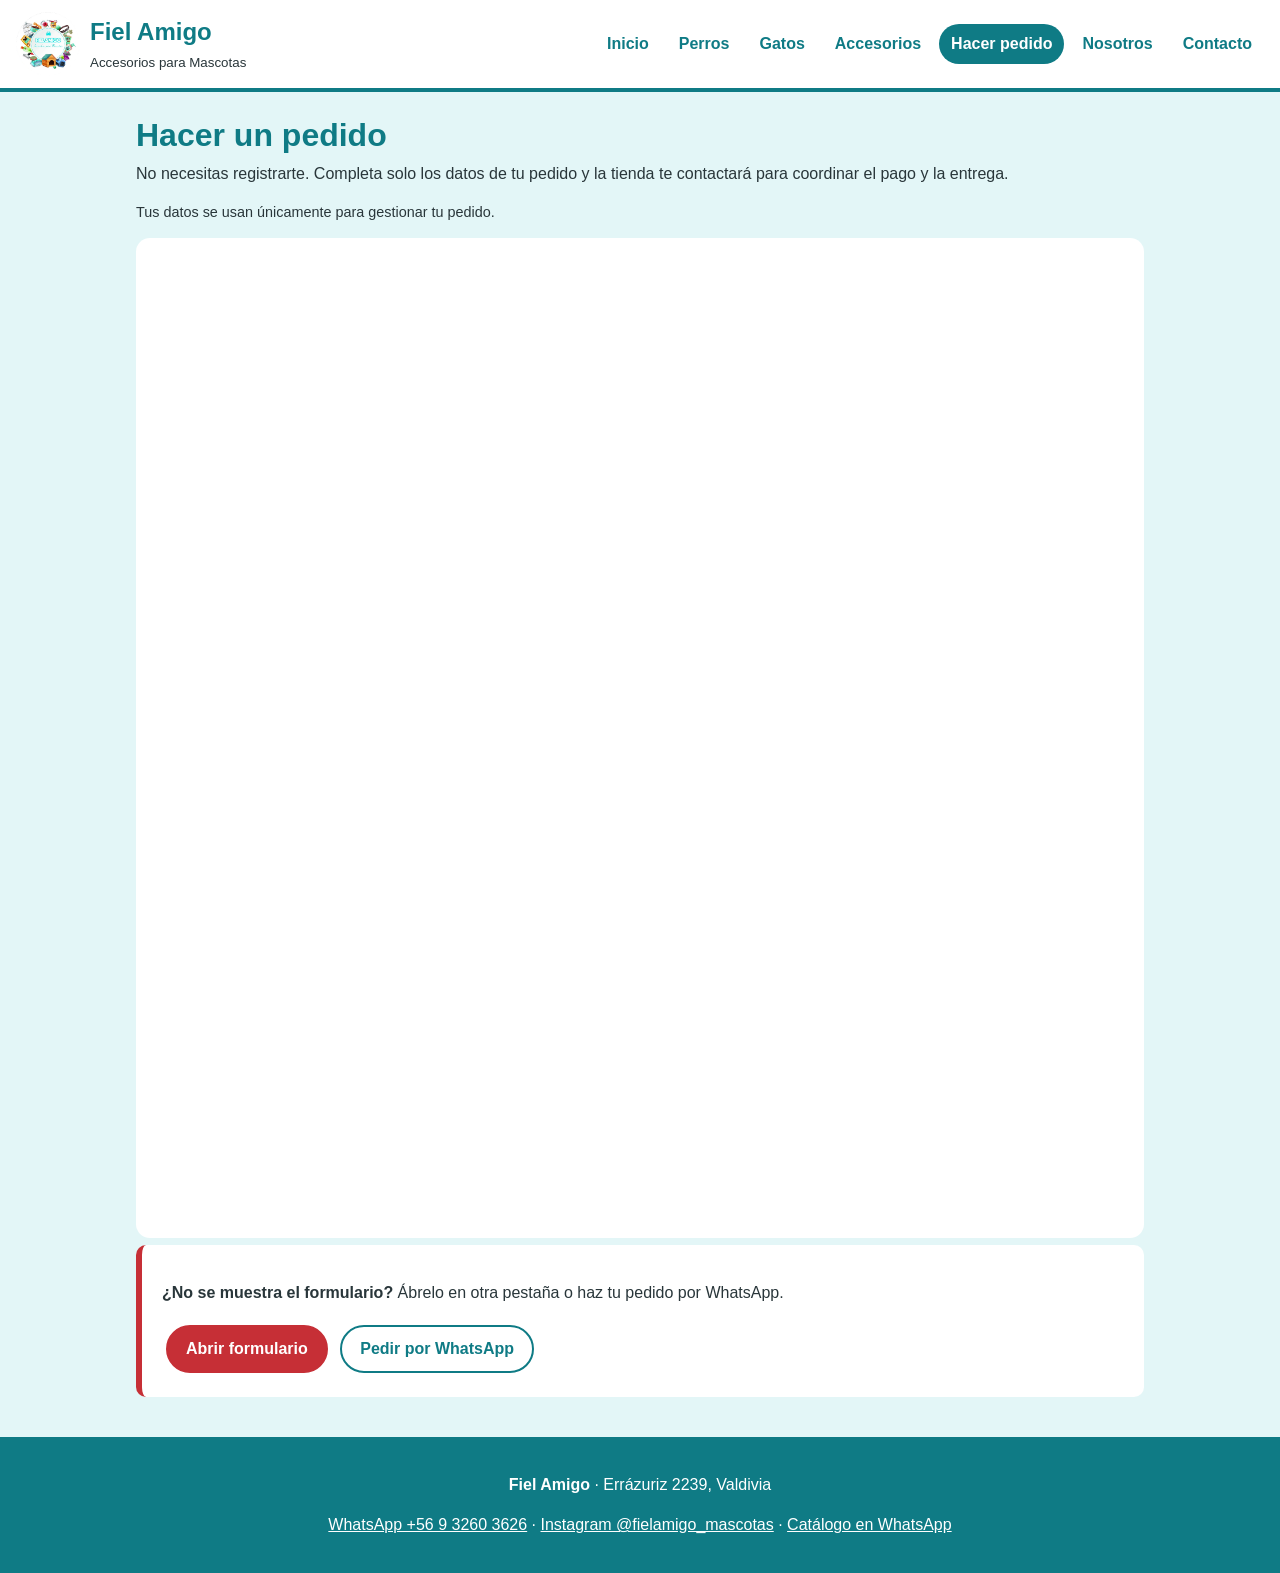
<file: pedido.html>
<!DOCTYPE html>
<html lang="es-CL">
<head>
  <meta charset="utf-8">
  <meta name="viewport" content="width=device-width, initial-scale=1">
  <meta name="robots" content="noindex">
  <title>Hacer pedido | Fiel Amigo Mascotas</title>
  <meta name="description" content="Formulario de pedido de Fiel Amigo, sin registro.">
  <link rel="icon" href="img/logo.png">
  <link rel="stylesheet" href="css/estilos.css">
</head>
<body>
  <header class="encabezado">
    <a class="marca" href="index.html">
      <img src="img/logo.png" alt="Logo de Fiel Amigo" width="64" height="64">
      <span><strong>Fiel Amigo</strong><small>Accesorios para Mascotas</small></span>
    </a>
    <nav class="menu" aria-label="Menú principal">
      <a href="index.html">Inicio</a>
      <a href="perros.html">Perros</a>
      <a href="gatos.html">Gatos</a>
      <a href="accesorios.html">Accesorios</a>
      <a href="pedido.html" aria-current="page">Hacer pedido</a>
      <a href="nosotros.html">Nosotros</a>
      <a href="contacto.html">Contacto</a>
    </nav>
  </header>

  <main>
    <h1>Hacer un pedido</h1>
    <p class="intro">No necesitas registrarte. Completa solo los datos de tu pedido y la tienda te contactará para coordinar el pago y la entrega.</p>
    <p class="privacidad">Tus datos se usan únicamente para gestionar tu pedido.</p>

    <!-- Formulario de Google: las respuestas llegan a la planilla "Ventas - Fiel Amigo" -->
    <iframe class="formulario" src="https://docs.google.com/forms/d/e/1FAIpQLSe0CGCwC_xv7OAZd4GKSFp-flZAsbQEja56guVt6iFDBCjmwA/viewform?embedded=true" title="Formulario de pedido">Cargando…</iframe>

    <div class="aviso">
      <p><strong>¿No se muestra el formulario?</strong> Ábrelo en otra pestaña o haz tu pedido por WhatsApp.</p>
      <a class="boton" href="https://docs.google.com/forms/d/e/1FAIpQLSe0CGCwC_xv7OAZd4GKSFp-flZAsbQEja56guVt6iFDBCjmwA/viewform">Abrir formulario</a>
      <a class="boton secundario" href="https://wa.me/56932603626?text=Hola%2C%20quiero%20hacer%20un%20pedido.%0ANombre%3A%0AProducto%3A%0ACantidad%3A%0ARetiro%20en%20tienda%20o%20despacho%3A%0ADirecci%C3%B3n%20%28si%20es%20despacho%29%3A">Pedir por WhatsApp</a>
    </div>
  </main>

  <footer class="pie">
    <p><strong>Fiel Amigo</strong> · Errázuriz 2239, Valdivia</p>
    <p>
      <a href="https://wa.me/56932603626">WhatsApp +56 9 3260 3626</a> ·
      <a href="https://www.instagram.com/fielamigo_mascotas">Instagram @fielamigo_mascotas</a> ·
      <a href="https://wa.me/c/56932603626">Catálogo en WhatsApp</a>
    </p>
  </footer>
</body>
</html>
</file>
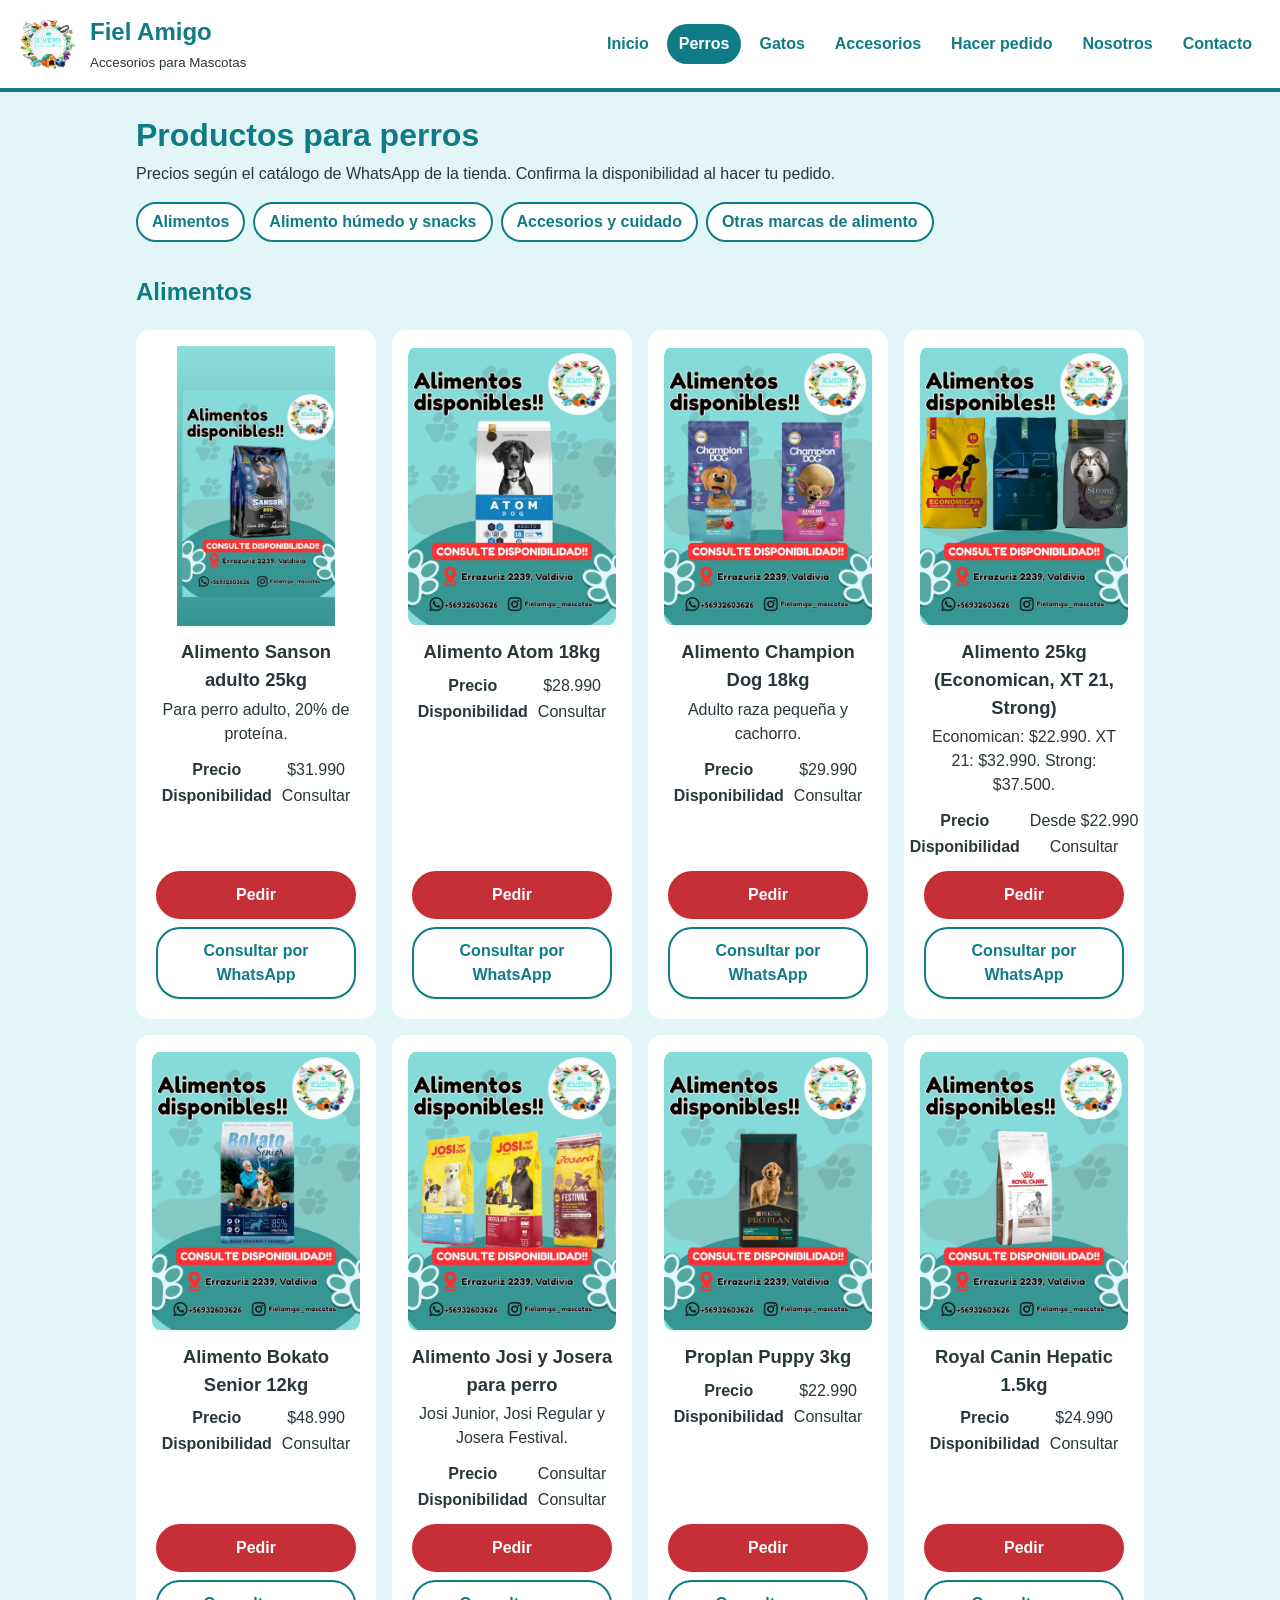
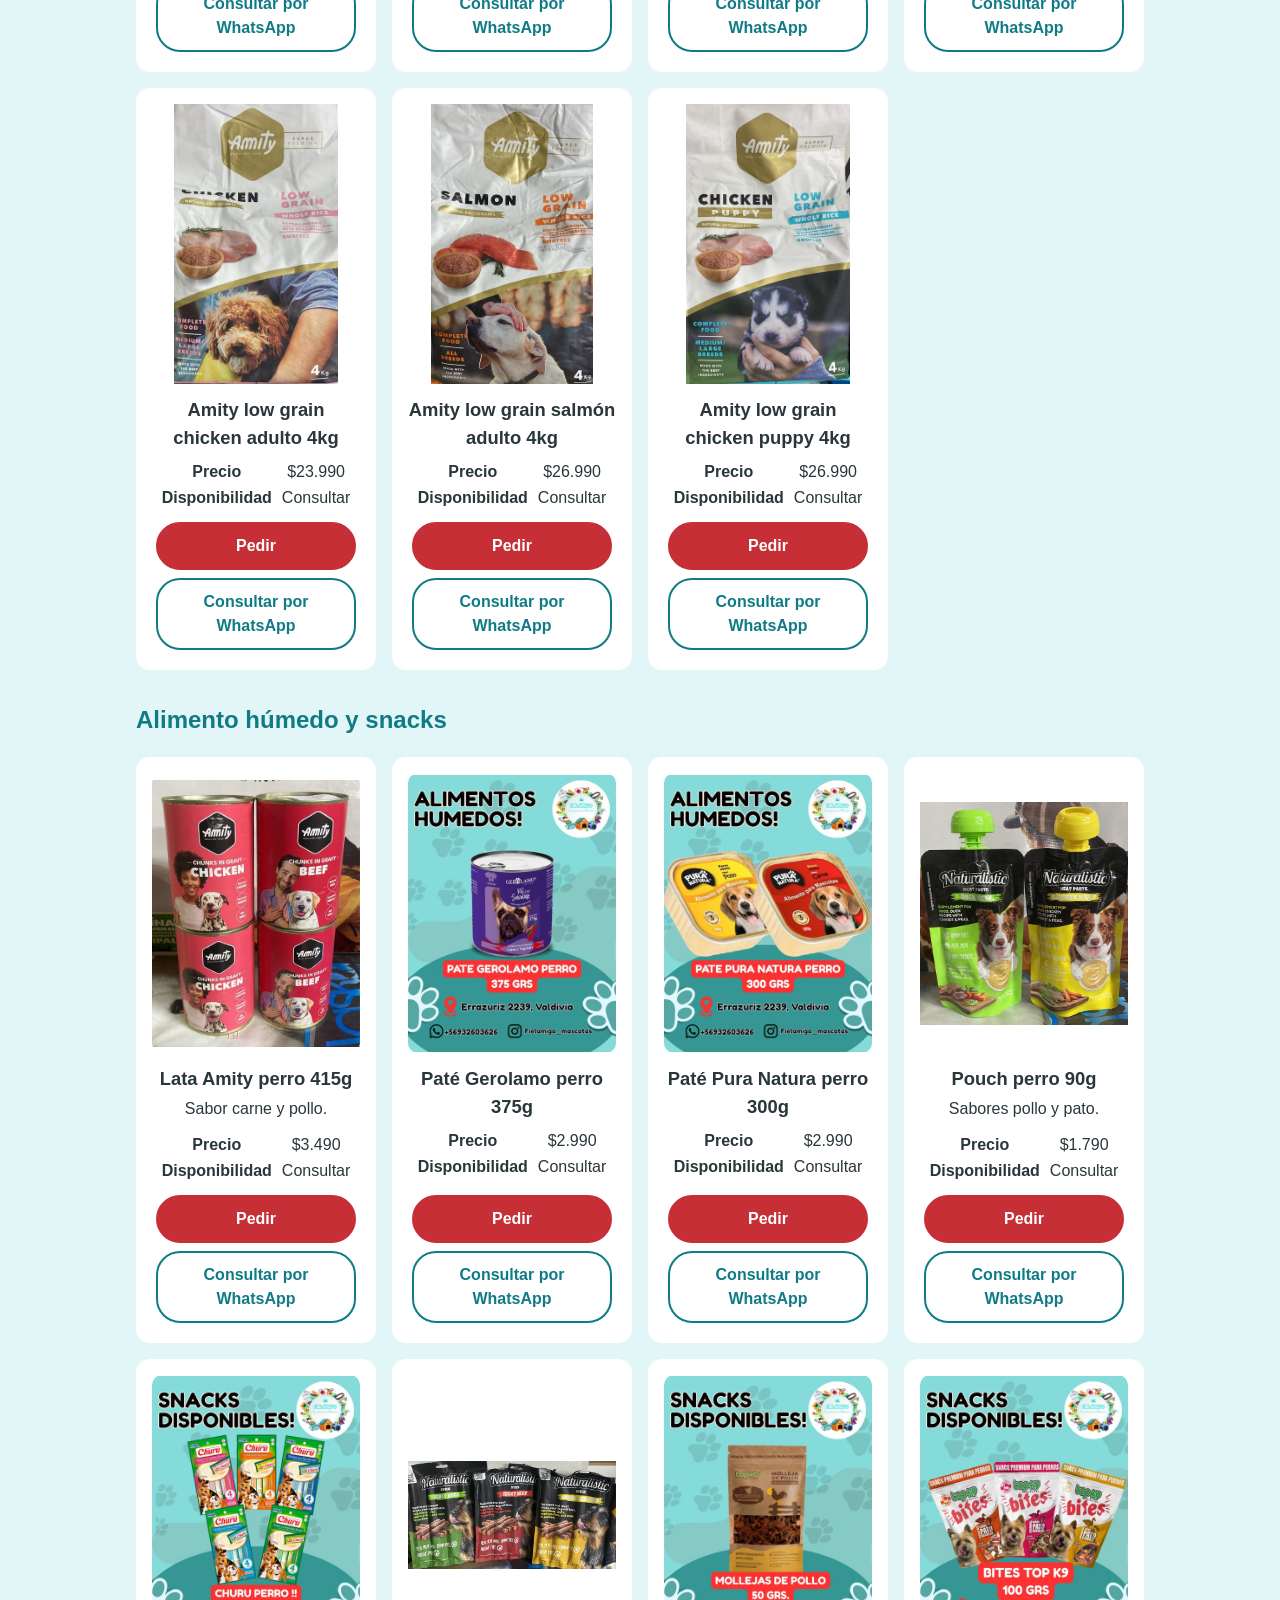
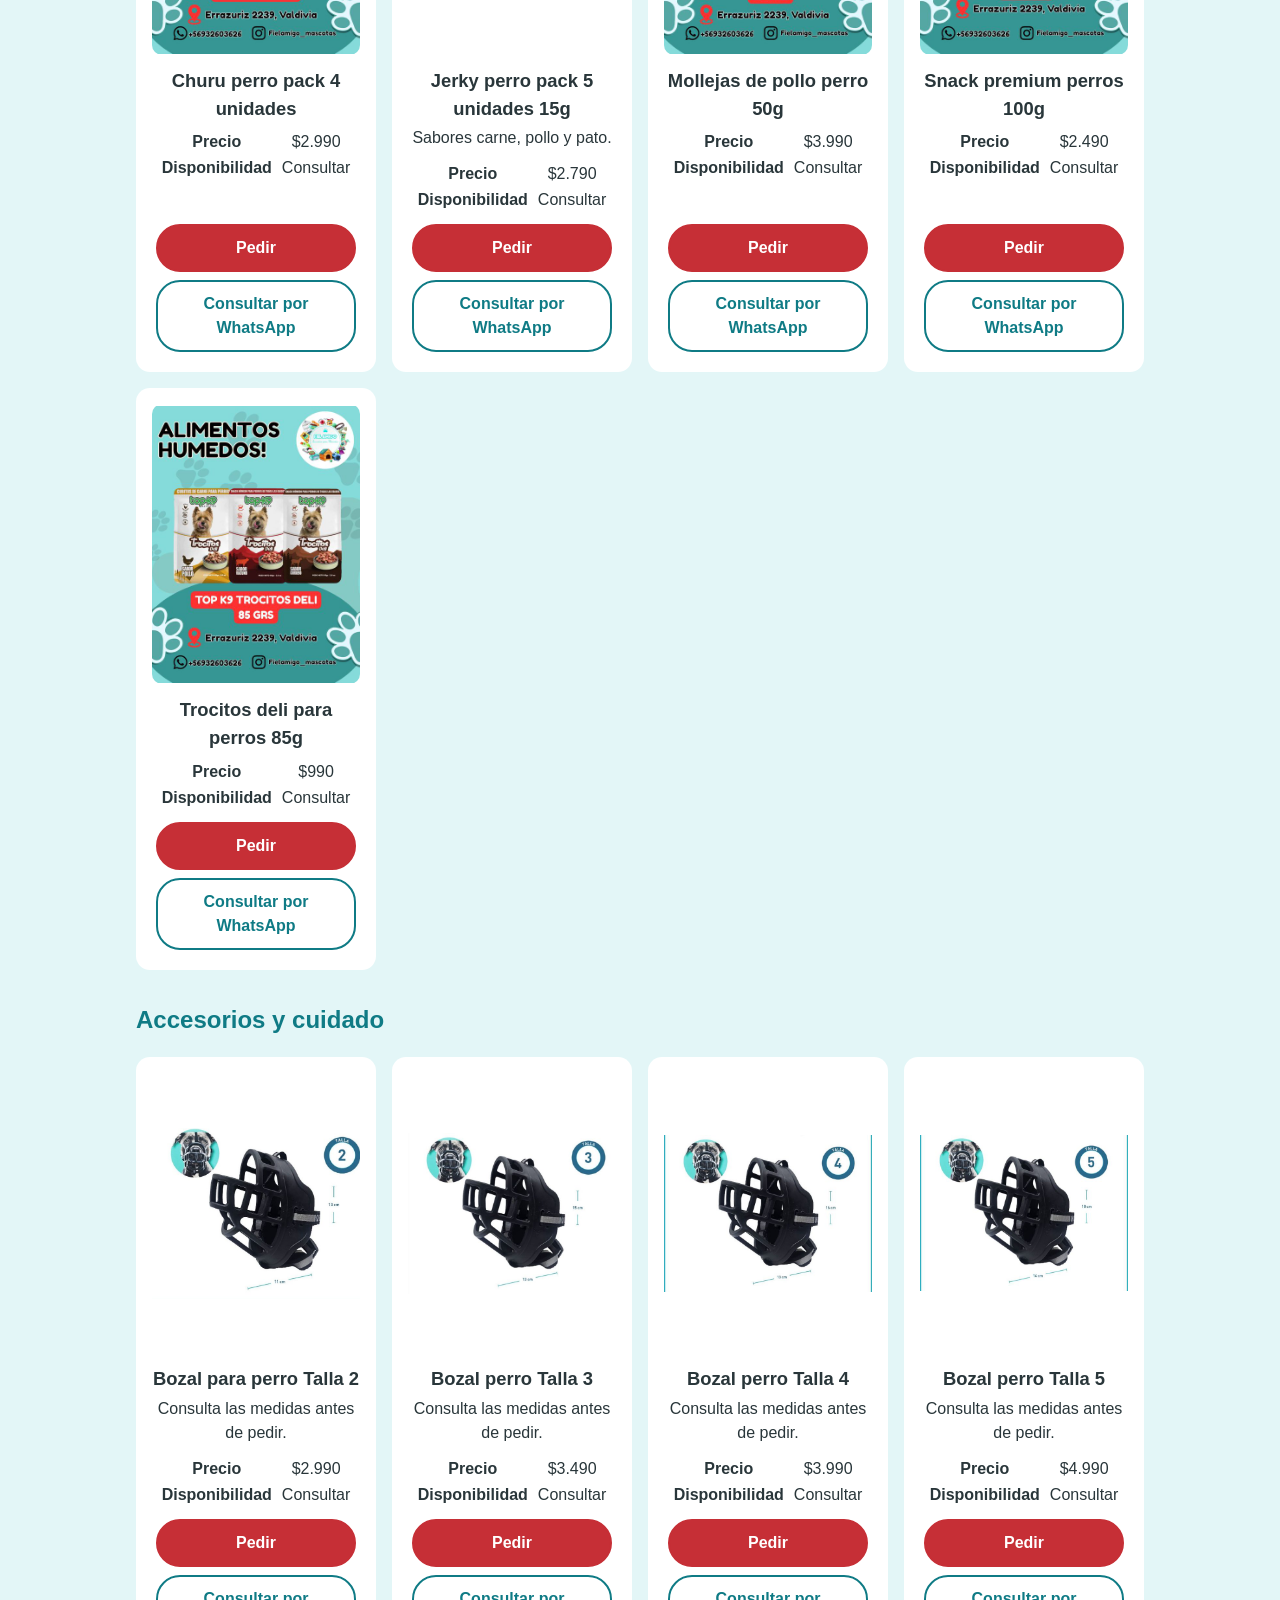
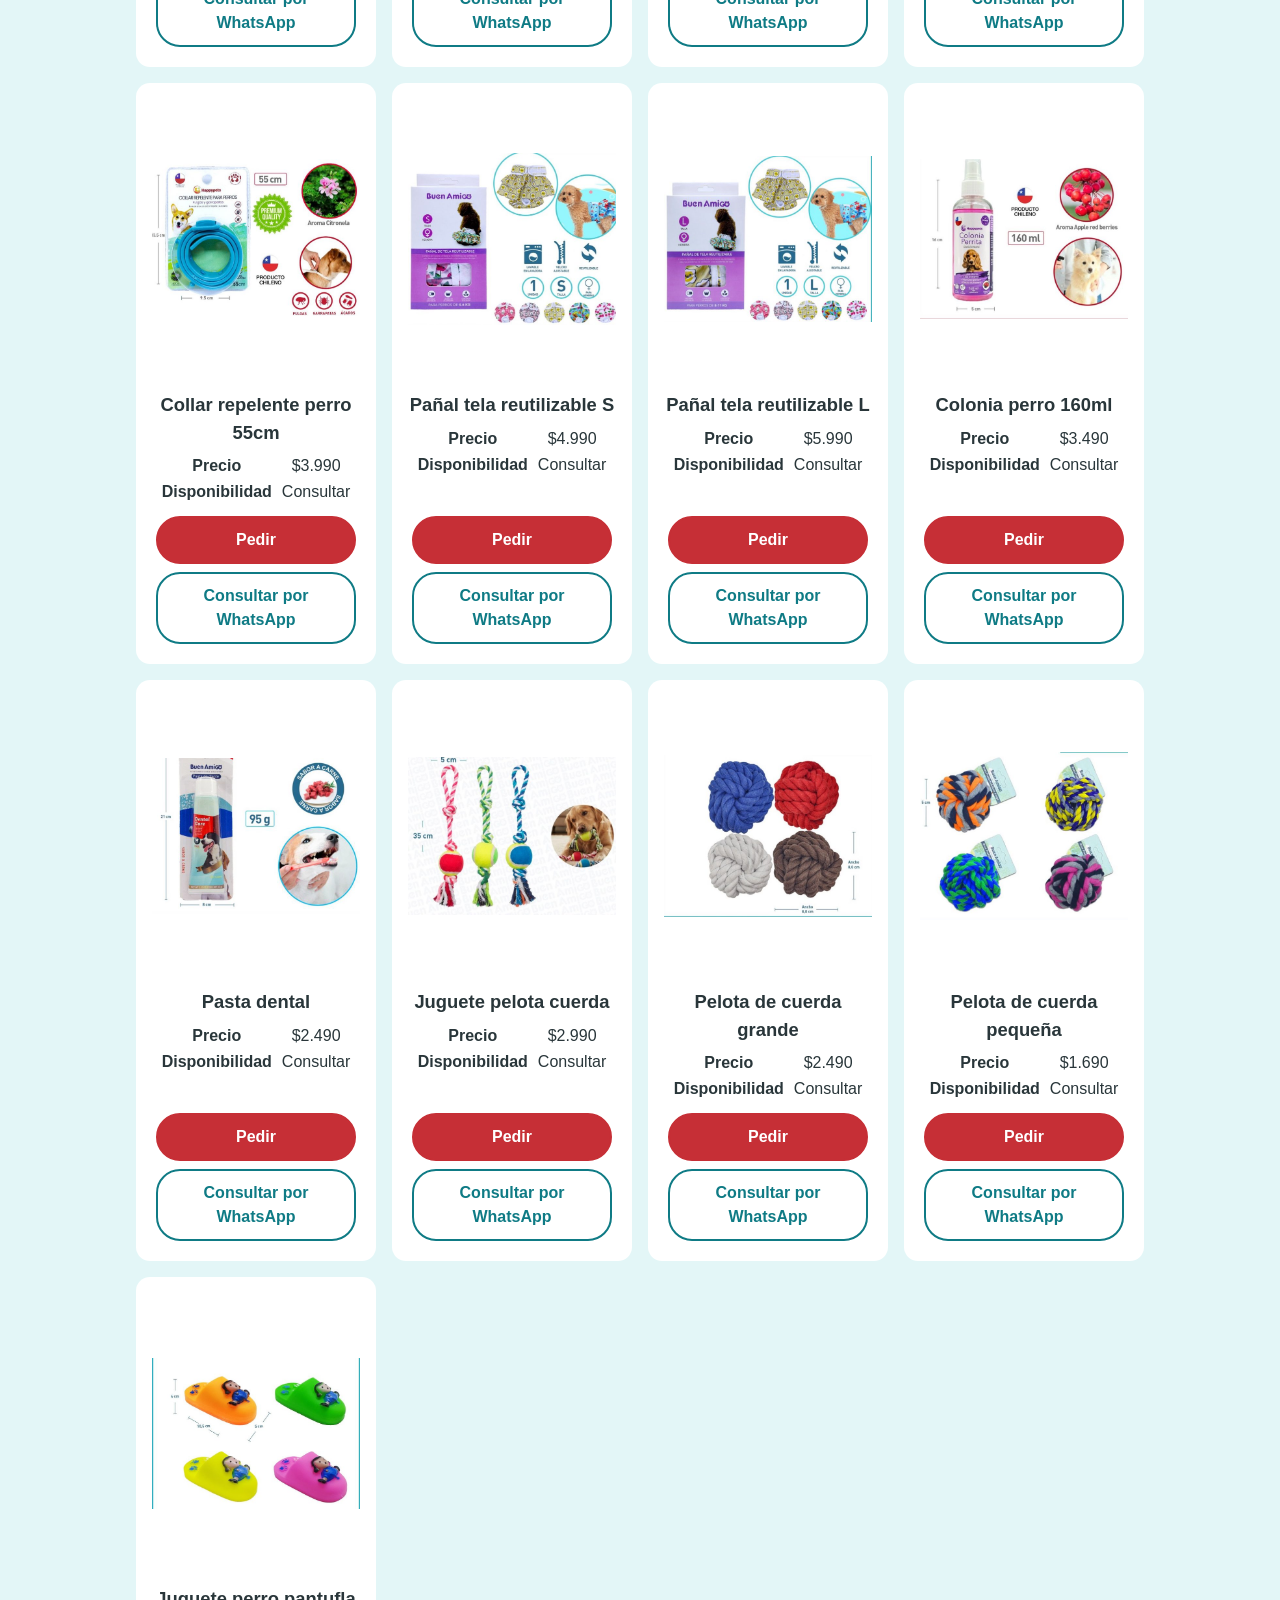
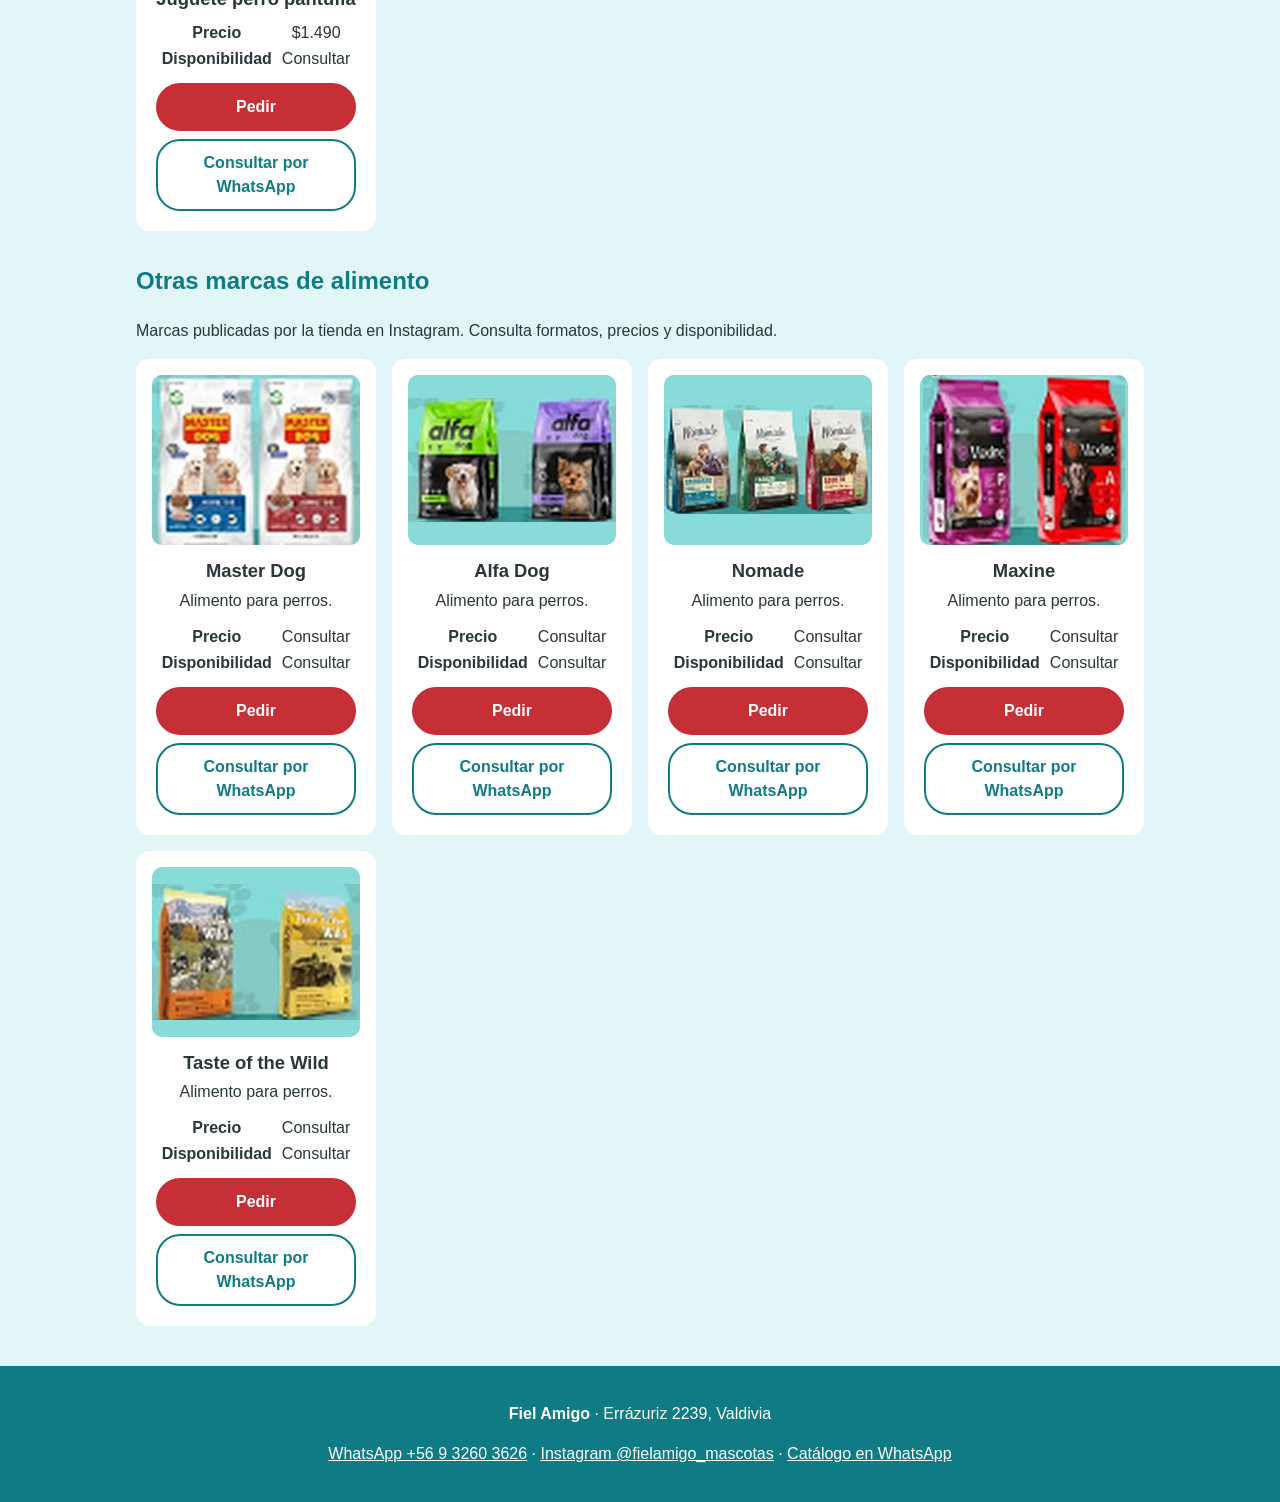
<file: perros.html>
<!DOCTYPE html>
<html lang="es-CL">
<head>
  <meta charset="utf-8">
  <meta name="viewport" content="width=device-width, initial-scale=1">
  <meta name="robots" content="noindex">
  <title>Productos para perros | Fiel Amigo Mascotas</title>
  <meta name="description" content="Catálogo de alimentos para perros de Fiel Amigo.">
  <link rel="icon" href="img/logo.png">
  <link rel="stylesheet" href="css/estilos.css">
</head>
<body>
  <header class="encabezado">
    <a class="marca" href="index.html">
      <img src="img/logo.png" alt="Logo de Fiel Amigo" width="64" height="64">
      <span><strong>Fiel Amigo</strong><small>Accesorios para Mascotas</small></span>
    </a>
    <nav class="menu" aria-label="Menú principal">
      <a href="index.html">Inicio</a>
      <a href="perros.html" aria-current="page">Perros</a>
      <a href="gatos.html">Gatos</a>
      <a href="accesorios.html">Accesorios</a>
      <a href="pedido.html">Hacer pedido</a>
      <a href="nosotros.html">Nosotros</a>
      <a href="contacto.html">Contacto</a>
    </nav>
  </header>

  <main>
    <h1>Productos para perros</h1>
    <p class="intro">Precios según el catálogo de WhatsApp de la tienda. Confirma la disponibilidad al hacer tu pedido.</p>

    <nav class="submenu" aria-label="Secciones de la página">
      <a href="#alimentos">Alimentos</a>
      <a href="#humedos">Alimento húmedo y snacks</a>
      <a href="#accesorios">Accesorios y cuidado</a>
      <a href="#marcas">Otras marcas de alimento</a>
    </nav>

    <!-- Para agregar un producto: copia un bloque <article class="producto"> ... </article>
         completo, pégalo debajo y cambia la foto, el nombre, el precio y la disponibilidad.
         Las fotos se guardan en la carpeta img. -->
    <h2 class="subtitulo" id="alimentos">Alimentos</h2>
    <section class="rejilla">
      <article class="producto">
        <img class="cuadrada" loading="lazy" src="img/alimento-sanson-adulto-25kg.jpg" alt="Alimento Sanson adulto 25kg" width="212" height="212">
        <h2>Alimento Sanson adulto 25kg</h2>
        <p>Para perro adulto, 20% de proteína.</p>
        <dl>
          <dt>Precio</dt><dd>$31.990</dd>
          <dt>Disponibilidad</dt><dd>Consultar</dd>
        </dl>
        <a class="boton" href="pedido.html">Pedir</a>
        <a class="boton secundario" href="https://wa.me/56932603626?text=Hola%2C%20quiero%20consultar%20por%3A%20Alimento%20Sanson%20adulto%2025kg">Consultar por WhatsApp</a>
      </article>

      <article class="producto">
        <img class="cuadrada" loading="lazy" src="img/alimento-atom-18kg.jpg" alt="Alimento Atom 18kg" width="212" height="212">
        <h2>Alimento Atom 18kg</h2>
        <dl>
          <dt>Precio</dt><dd>$28.990</dd>
          <dt>Disponibilidad</dt><dd>Consultar</dd>
        </dl>
        <a class="boton" href="pedido.html">Pedir</a>
        <a class="boton secundario" href="https://wa.me/56932603626?text=Hola%2C%20quiero%20consultar%20por%3A%20Alimento%20Atom%2018kg">Consultar por WhatsApp</a>
      </article>

      <article class="producto">
        <img class="cuadrada" loading="lazy" src="img/alimento-champion-dog-18kg.jpg" alt="Alimento Champion Dog 18kg" width="212" height="212">
        <h2>Alimento Champion Dog 18kg</h2>
        <p>Adulto raza pequeña y cachorro.</p>
        <dl>
          <dt>Precio</dt><dd>$29.990</dd>
          <dt>Disponibilidad</dt><dd>Consultar</dd>
        </dl>
        <a class="boton" href="pedido.html">Pedir</a>
        <a class="boton secundario" href="https://wa.me/56932603626?text=Hola%2C%20quiero%20consultar%20por%3A%20Alimento%20Champion%20Dog%2018kg">Consultar por WhatsApp</a>
      </article>

      <article class="producto">
        <img class="cuadrada" loading="lazy" src="img/alimento-25kg-economican-xt-21-strong.jpg" alt="Alimento 25kg (Economican, XT 21, Strong)" width="212" height="212">
        <h2>Alimento 25kg (Economican, XT 21, Strong)</h2>
        <p>Economican: $22.990. XT 21: $32.990. Strong: $37.500.</p>
        <dl>
          <dt>Precio</dt><dd>Desde $22.990</dd>
          <dt>Disponibilidad</dt><dd>Consultar</dd>
        </dl>
        <a class="boton" href="pedido.html">Pedir</a>
        <a class="boton secundario" href="https://wa.me/56932603626?text=Hola%2C%20quiero%20consultar%20por%3A%20Alimento%2025kg%20%28Economican%2C%20XT%2021%2C%20Strong%29">Consultar por WhatsApp</a>
      </article>

      <article class="producto">
        <img class="cuadrada" loading="lazy" src="img/alimento-bokato-senior-12kg.jpg" alt="Alimento Bokato Senior 12kg" width="212" height="212">
        <h2>Alimento Bokato Senior 12kg</h2>
        <dl>
          <dt>Precio</dt><dd>$48.990</dd>
          <dt>Disponibilidad</dt><dd>Consultar</dd>
        </dl>
        <a class="boton" href="pedido.html">Pedir</a>
        <a class="boton secundario" href="https://wa.me/56932603626?text=Hola%2C%20quiero%20consultar%20por%3A%20Alimento%20Bokato%20Senior%2012kg">Consultar por WhatsApp</a>
      </article>

      <article class="producto">
        <img class="cuadrada" loading="lazy" src="img/alimento-josi-y-josera-para-perro.jpg" alt="Alimento Josi y Josera para perro" width="212" height="212">
        <h2>Alimento Josi y Josera para perro</h2>
        <p>Josi Junior, Josi Regular y Josera Festival.</p>
        <dl>
          <dt>Precio</dt><dd>Consultar</dd>
          <dt>Disponibilidad</dt><dd>Consultar</dd>
        </dl>
        <a class="boton" href="pedido.html">Pedir</a>
        <a class="boton secundario" href="https://wa.me/56932603626?text=Hola%2C%20quiero%20consultar%20por%3A%20Alimento%20Josi%20y%20Josera%20para%20perro">Consultar por WhatsApp</a>
      </article>

      <article class="producto">
        <img class="cuadrada" loading="lazy" src="img/proplan-puppy-3kg.jpg" alt="Proplan Puppy 3kg" width="212" height="212">
        <h2>Proplan Puppy 3kg</h2>
        <dl>
          <dt>Precio</dt><dd>$22.990</dd>
          <dt>Disponibilidad</dt><dd>Consultar</dd>
        </dl>
        <a class="boton" href="pedido.html">Pedir</a>
        <a class="boton secundario" href="https://wa.me/56932603626?text=Hola%2C%20quiero%20consultar%20por%3A%20Proplan%20Puppy%203kg">Consultar por WhatsApp</a>
      </article>

      <article class="producto">
        <img class="cuadrada" loading="lazy" src="img/royal-canin-hepatic-1-5kg.jpg" alt="Royal Canin Hepatic 1.5kg" width="212" height="212">
        <h2>Royal Canin Hepatic 1.5kg</h2>
        <dl>
          <dt>Precio</dt><dd>$24.990</dd>
          <dt>Disponibilidad</dt><dd>Consultar</dd>
        </dl>
        <a class="boton" href="pedido.html">Pedir</a>
        <a class="boton secundario" href="https://wa.me/56932603626?text=Hola%2C%20quiero%20consultar%20por%3A%20Royal%20Canin%20Hepatic%201.5kg">Consultar por WhatsApp</a>
      </article>

      <article class="producto">
        <img class="cuadrada" loading="lazy" src="img/amity-low-grain-chicken-adulto-4kg.jpg" alt="Amity low grain chicken adulto 4kg" width="212" height="212">
        <h2>Amity low grain chicken adulto 4kg</h2>
        <dl>
          <dt>Precio</dt><dd>$23.990</dd>
          <dt>Disponibilidad</dt><dd>Consultar</dd>
        </dl>
        <a class="boton" href="pedido.html">Pedir</a>
        <a class="boton secundario" href="https://wa.me/56932603626?text=Hola%2C%20quiero%20consultar%20por%3A%20Amity%20low%20grain%20chicken%20adulto%204kg">Consultar por WhatsApp</a>
      </article>

      <article class="producto">
        <img class="cuadrada" loading="lazy" src="img/amity-low-grain-salmon-adulto-4kg.jpg" alt="Amity low grain salmón adulto 4kg" width="212" height="212">
        <h2>Amity low grain salmón adulto 4kg</h2>
        <dl>
          <dt>Precio</dt><dd>$26.990</dd>
          <dt>Disponibilidad</dt><dd>Consultar</dd>
        </dl>
        <a class="boton" href="pedido.html">Pedir</a>
        <a class="boton secundario" href="https://wa.me/56932603626?text=Hola%2C%20quiero%20consultar%20por%3A%20Amity%20low%20grain%20salm%C3%B3n%20adulto%204kg">Consultar por WhatsApp</a>
      </article>

      <article class="producto">
        <img class="cuadrada" loading="lazy" src="img/amity-low-grain-chicken-puppy-4kg.jpg" alt="Amity low grain chicken puppy 4kg" width="212" height="212">
        <h2>Amity low grain chicken puppy 4kg</h2>
        <dl>
          <dt>Precio</dt><dd>$26.990</dd>
          <dt>Disponibilidad</dt><dd>Consultar</dd>
        </dl>
        <a class="boton" href="pedido.html">Pedir</a>
        <a class="boton secundario" href="https://wa.me/56932603626?text=Hola%2C%20quiero%20consultar%20por%3A%20Amity%20low%20grain%20chicken%20puppy%204kg">Consultar por WhatsApp</a>
      </article>
    </section>
    <h2 class="subtitulo" id="humedos">Alimento húmedo y snacks</h2>
    <section class="rejilla">
      <article class="producto">
        <img class="cuadrada" loading="lazy" src="img/lata-amity-perro-415g.jpg" alt="Lata Amity perro 415g" width="212" height="212">
        <h2>Lata Amity perro 415g</h2>
        <p>Sabor carne y pollo.</p>
        <dl>
          <dt>Precio</dt><dd>$3.490</dd>
          <dt>Disponibilidad</dt><dd>Consultar</dd>
        </dl>
        <a class="boton" href="pedido.html">Pedir</a>
        <a class="boton secundario" href="https://wa.me/56932603626?text=Hola%2C%20quiero%20consultar%20por%3A%20Lata%20Amity%20perro%20415g">Consultar por WhatsApp</a>
      </article>

      <article class="producto">
        <img class="cuadrada" loading="lazy" src="img/pate-gerolamo-perro-375g.jpg" alt="Paté Gerolamo perro 375g" width="212" height="212">
        <h2>Paté Gerolamo perro 375g</h2>
        <dl>
          <dt>Precio</dt><dd>$2.990</dd>
          <dt>Disponibilidad</dt><dd>Consultar</dd>
        </dl>
        <a class="boton" href="pedido.html">Pedir</a>
        <a class="boton secundario" href="https://wa.me/56932603626?text=Hola%2C%20quiero%20consultar%20por%3A%20Pat%C3%A9%20Gerolamo%20perro%20375g">Consultar por WhatsApp</a>
      </article>

      <article class="producto">
        <img class="cuadrada" loading="lazy" src="img/pate-pura-natura-perro-300g.jpg" alt="Paté Pura Natura perro 300g" width="212" height="212">
        <h2>Paté Pura Natura perro 300g</h2>
        <dl>
          <dt>Precio</dt><dd>$2.990</dd>
          <dt>Disponibilidad</dt><dd>Consultar</dd>
        </dl>
        <a class="boton" href="pedido.html">Pedir</a>
        <a class="boton secundario" href="https://wa.me/56932603626?text=Hola%2C%20quiero%20consultar%20por%3A%20Pat%C3%A9%20Pura%20Natura%20perro%20300g">Consultar por WhatsApp</a>
      </article>

      <article class="producto">
        <img class="cuadrada" loading="lazy" src="img/pouch-perro-90g.jpg" alt="Pouch perro 90g" width="212" height="212">
        <h2>Pouch perro 90g</h2>
        <p>Sabores pollo y pato.</p>
        <dl>
          <dt>Precio</dt><dd>$1.790</dd>
          <dt>Disponibilidad</dt><dd>Consultar</dd>
        </dl>
        <a class="boton" href="pedido.html">Pedir</a>
        <a class="boton secundario" href="https://wa.me/56932603626?text=Hola%2C%20quiero%20consultar%20por%3A%20Pouch%20perro%2090g">Consultar por WhatsApp</a>
      </article>

      <article class="producto">
        <img class="cuadrada" loading="lazy" src="img/churu-perro-pack-4-unidades.jpg" alt="Churu perro pack 4 unidades" width="212" height="212">
        <h2>Churu perro pack 4 unidades</h2>
        <dl>
          <dt>Precio</dt><dd>$2.990</dd>
          <dt>Disponibilidad</dt><dd>Consultar</dd>
        </dl>
        <a class="boton" href="pedido.html">Pedir</a>
        <a class="boton secundario" href="https://wa.me/56932603626?text=Hola%2C%20quiero%20consultar%20por%3A%20Churu%20perro%20pack%204%20unidades">Consultar por WhatsApp</a>
      </article>

      <article class="producto">
        <img class="cuadrada" loading="lazy" src="img/jerky-perro-pack-5-unidades-15g.jpg" alt="Jerky perro pack 5 unidades 15g" width="212" height="212">
        <h2>Jerky perro pack 5 unidades 15g</h2>
        <p>Sabores carne, pollo y pato.</p>
        <dl>
          <dt>Precio</dt><dd>$2.790</dd>
          <dt>Disponibilidad</dt><dd>Consultar</dd>
        </dl>
        <a class="boton" href="pedido.html">Pedir</a>
        <a class="boton secundario" href="https://wa.me/56932603626?text=Hola%2C%20quiero%20consultar%20por%3A%20Jerky%20perro%20pack%205%20unidades%2015g">Consultar por WhatsApp</a>
      </article>

      <article class="producto">
        <img class="cuadrada" loading="lazy" src="img/mollejas-de-pollo-perro-50g.jpg" alt="Mollejas de pollo perro 50g" width="212" height="212">
        <h2>Mollejas de pollo perro 50g</h2>
        <dl>
          <dt>Precio</dt><dd>$3.990</dd>
          <dt>Disponibilidad</dt><dd>Consultar</dd>
        </dl>
        <a class="boton" href="pedido.html">Pedir</a>
        <a class="boton secundario" href="https://wa.me/56932603626?text=Hola%2C%20quiero%20consultar%20por%3A%20Mollejas%20de%20pollo%20perro%2050g">Consultar por WhatsApp</a>
      </article>

      <article class="producto">
        <img class="cuadrada" loading="lazy" src="img/snack-premium-perros-100g.jpg" alt="Snack premium perros 100g" width="212" height="212">
        <h2>Snack premium perros 100g</h2>
        <dl>
          <dt>Precio</dt><dd>$2.490</dd>
          <dt>Disponibilidad</dt><dd>Consultar</dd>
        </dl>
        <a class="boton" href="pedido.html">Pedir</a>
        <a class="boton secundario" href="https://wa.me/56932603626?text=Hola%2C%20quiero%20consultar%20por%3A%20Snack%20premium%20perros%20100g">Consultar por WhatsApp</a>
      </article>

      <article class="producto">
        <img class="cuadrada" loading="lazy" src="img/trocitos-deli-para-perros-85g.jpg" alt="Trocitos deli para perros 85g" width="212" height="212">
        <h2>Trocitos deli para perros 85g</h2>
        <dl>
          <dt>Precio</dt><dd>$990</dd>
          <dt>Disponibilidad</dt><dd>Consultar</dd>
        </dl>
        <a class="boton" href="pedido.html">Pedir</a>
        <a class="boton secundario" href="https://wa.me/56932603626?text=Hola%2C%20quiero%20consultar%20por%3A%20Trocitos%20deli%20para%20perros%2085g">Consultar por WhatsApp</a>
      </article>
    </section>
    <h2 class="subtitulo" id="accesorios">Accesorios y cuidado</h2>
    <section class="rejilla">
      <article class="producto">
        <img class="cuadrada" loading="lazy" src="img/bozal-para-perro-talla-2.jpg" alt="Bozal para perro Talla 2" width="212" height="212">
        <h2>Bozal para perro Talla 2</h2>
        <p>Consulta las medidas antes de pedir.</p>
        <dl>
          <dt>Precio</dt><dd>$2.990</dd>
          <dt>Disponibilidad</dt><dd>Consultar</dd>
        </dl>
        <a class="boton" href="pedido.html">Pedir</a>
        <a class="boton secundario" href="https://wa.me/56932603626?text=Hola%2C%20quiero%20consultar%20por%3A%20Bozal%20para%20perro%20Talla%202">Consultar por WhatsApp</a>
      </article>

      <article class="producto">
        <img class="cuadrada" loading="lazy" src="img/bozal-perro-talla-3.jpg" alt="Bozal perro Talla 3" width="212" height="212">
        <h2>Bozal perro Talla 3</h2>
        <p>Consulta las medidas antes de pedir.</p>
        <dl>
          <dt>Precio</dt><dd>$3.490</dd>
          <dt>Disponibilidad</dt><dd>Consultar</dd>
        </dl>
        <a class="boton" href="pedido.html">Pedir</a>
        <a class="boton secundario" href="https://wa.me/56932603626?text=Hola%2C%20quiero%20consultar%20por%3A%20Bozal%20perro%20Talla%203">Consultar por WhatsApp</a>
      </article>

      <article class="producto">
        <img class="cuadrada" loading="lazy" src="img/bozal-perro-talla-4.jpg" alt="Bozal perro Talla 4" width="212" height="212">
        <h2>Bozal perro Talla 4</h2>
        <p>Consulta las medidas antes de pedir.</p>
        <dl>
          <dt>Precio</dt><dd>$3.990</dd>
          <dt>Disponibilidad</dt><dd>Consultar</dd>
        </dl>
        <a class="boton" href="pedido.html">Pedir</a>
        <a class="boton secundario" href="https://wa.me/56932603626?text=Hola%2C%20quiero%20consultar%20por%3A%20Bozal%20perro%20Talla%204">Consultar por WhatsApp</a>
      </article>

      <article class="producto">
        <img class="cuadrada" loading="lazy" src="img/bozal-perro-talla-5.jpg" alt="Bozal perro Talla 5" width="212" height="212">
        <h2>Bozal perro Talla 5</h2>
        <p>Consulta las medidas antes de pedir.</p>
        <dl>
          <dt>Precio</dt><dd>$4.990</dd>
          <dt>Disponibilidad</dt><dd>Consultar</dd>
        </dl>
        <a class="boton" href="pedido.html">Pedir</a>
        <a class="boton secundario" href="https://wa.me/56932603626?text=Hola%2C%20quiero%20consultar%20por%3A%20Bozal%20perro%20Talla%205">Consultar por WhatsApp</a>
      </article>

      <article class="producto">
        <img class="cuadrada" loading="lazy" src="img/collar-repelente-perro-55cm.jpg" alt="Collar repelente perro 55cm" width="212" height="212">
        <h2>Collar repelente perro 55cm</h2>
        <dl>
          <dt>Precio</dt><dd>$3.990</dd>
          <dt>Disponibilidad</dt><dd>Consultar</dd>
        </dl>
        <a class="boton" href="pedido.html">Pedir</a>
        <a class="boton secundario" href="https://wa.me/56932603626?text=Hola%2C%20quiero%20consultar%20por%3A%20Collar%20repelente%20perro%2055cm">Consultar por WhatsApp</a>
      </article>

      <article class="producto">
        <img class="cuadrada" loading="lazy" src="img/panal-tela-reutilizable-s.jpg" alt="Pañal tela reutilizable S" width="212" height="212">
        <h2>Pañal tela reutilizable S</h2>
        <dl>
          <dt>Precio</dt><dd>$4.990</dd>
          <dt>Disponibilidad</dt><dd>Consultar</dd>
        </dl>
        <a class="boton" href="pedido.html">Pedir</a>
        <a class="boton secundario" href="https://wa.me/56932603626?text=Hola%2C%20quiero%20consultar%20por%3A%20Pa%C3%B1al%20tela%20reutilizable%20S">Consultar por WhatsApp</a>
      </article>

      <article class="producto">
        <img class="cuadrada" loading="lazy" src="img/panal-tela-reutilizable-l.jpg" alt="Pañal tela reutilizable L" width="212" height="212">
        <h2>Pañal tela reutilizable L</h2>
        <dl>
          <dt>Precio</dt><dd>$5.990</dd>
          <dt>Disponibilidad</dt><dd>Consultar</dd>
        </dl>
        <a class="boton" href="pedido.html">Pedir</a>
        <a class="boton secundario" href="https://wa.me/56932603626?text=Hola%2C%20quiero%20consultar%20por%3A%20Pa%C3%B1al%20tela%20reutilizable%20L">Consultar por WhatsApp</a>
      </article>

      <article class="producto">
        <img class="cuadrada" loading="lazy" src="img/colonia-perro-160ml.jpg" alt="Colonia perro 160ml" width="212" height="212">
        <h2>Colonia perro 160ml</h2>
        <dl>
          <dt>Precio</dt><dd>$3.490</dd>
          <dt>Disponibilidad</dt><dd>Consultar</dd>
        </dl>
        <a class="boton" href="pedido.html">Pedir</a>
        <a class="boton secundario" href="https://wa.me/56932603626?text=Hola%2C%20quiero%20consultar%20por%3A%20Colonia%20perro%20160ml">Consultar por WhatsApp</a>
      </article>

      <article class="producto">
        <img class="cuadrada" loading="lazy" src="img/pasta-dental.jpg" alt="Pasta dental" width="212" height="212">
        <h2>Pasta dental</h2>
        <dl>
          <dt>Precio</dt><dd>$2.490</dd>
          <dt>Disponibilidad</dt><dd>Consultar</dd>
        </dl>
        <a class="boton" href="pedido.html">Pedir</a>
        <a class="boton secundario" href="https://wa.me/56932603626?text=Hola%2C%20quiero%20consultar%20por%3A%20Pasta%20dental">Consultar por WhatsApp</a>
      </article>

      <article class="producto">
        <img class="cuadrada" loading="lazy" src="img/juguete-pelota-cuerda.jpg" alt="Juguete pelota cuerda" width="212" height="212">
        <h2>Juguete pelota cuerda</h2>
        <dl>
          <dt>Precio</dt><dd>$2.990</dd>
          <dt>Disponibilidad</dt><dd>Consultar</dd>
        </dl>
        <a class="boton" href="pedido.html">Pedir</a>
        <a class="boton secundario" href="https://wa.me/56932603626?text=Hola%2C%20quiero%20consultar%20por%3A%20Juguete%20pelota%20cuerda">Consultar por WhatsApp</a>
      </article>

      <article class="producto">
        <img class="cuadrada" loading="lazy" src="img/pelota-de-cuerda-grande.jpg" alt="Pelota de cuerda grande" width="212" height="212">
        <h2>Pelota de cuerda grande</h2>
        <dl>
          <dt>Precio</dt><dd>$2.490</dd>
          <dt>Disponibilidad</dt><dd>Consultar</dd>
        </dl>
        <a class="boton" href="pedido.html">Pedir</a>
        <a class="boton secundario" href="https://wa.me/56932603626?text=Hola%2C%20quiero%20consultar%20por%3A%20Pelota%20de%20cuerda%20grande">Consultar por WhatsApp</a>
      </article>

      <article class="producto">
        <img class="cuadrada" loading="lazy" src="img/pelota-de-cuerda-pequena.jpg" alt="Pelota de cuerda pequeña" width="212" height="212">
        <h2>Pelota de cuerda pequeña</h2>
        <dl>
          <dt>Precio</dt><dd>$1.690</dd>
          <dt>Disponibilidad</dt><dd>Consultar</dd>
        </dl>
        <a class="boton" href="pedido.html">Pedir</a>
        <a class="boton secundario" href="https://wa.me/56932603626?text=Hola%2C%20quiero%20consultar%20por%3A%20Pelota%20de%20cuerda%20peque%C3%B1a">Consultar por WhatsApp</a>
      </article>

      <article class="producto">
        <img class="cuadrada" loading="lazy" src="img/juguete-perro-pantufla.jpg" alt="Juguete perro pantufla" width="212" height="212">
        <h2>Juguete perro pantufla</h2>
        <dl>
          <dt>Precio</dt><dd>$1.490</dd>
          <dt>Disponibilidad</dt><dd>Consultar</dd>
        </dl>
        <a class="boton" href="pedido.html">Pedir</a>
        <a class="boton secundario" href="https://wa.me/56932603626?text=Hola%2C%20quiero%20consultar%20por%3A%20Juguete%20perro%20pantufla">Consultar por WhatsApp</a>
      </article>
    </section>
    <h2 class="subtitulo" id="marcas">Otras marcas de alimento</h2>
    <p>Marcas publicadas por la tienda en Instagram. Consulta formatos, precios y disponibilidad.</p>
    <section class="rejilla">
      <article class="producto">
        <img src="img/master-dog.jpg" alt="Sacos de alimento Master Dog">
        <h2>Master Dog</h2>
        <p>Alimento para perros.</p>
        <dl>
          <dt>Precio</dt><dd>Consultar</dd>
          <dt>Disponibilidad</dt><dd>Consultar</dd>
        </dl>
        <a class="boton" href="pedido.html">Pedir</a>
        <a class="boton secundario" href="https://wa.me/56932603626?text=Hola%2C%20quiero%20consultar%20por%3A%20Master%20Dog">Consultar por WhatsApp</a>
      </article>

      <article class="producto">
        <img src="img/alfa-dog.jpg" alt="Sacos de alimento Alfa Dog">
        <h2>Alfa Dog</h2>
        <p>Alimento para perros.</p>
        <dl>
          <dt>Precio</dt><dd>Consultar</dd>
          <dt>Disponibilidad</dt><dd>Consultar</dd>
        </dl>
        <a class="boton" href="pedido.html">Pedir</a>
        <a class="boton secundario" href="https://wa.me/56932603626?text=Hola%2C%20quiero%20consultar%20por%3A%20Alfa%20Dog">Consultar por WhatsApp</a>
      </article>

      <article class="producto">
        <img src="img/nomade.jpg" alt="Sacos de alimento Nomade">
        <h2>Nomade</h2>
        <p>Alimento para perros.</p>
        <dl>
          <dt>Precio</dt><dd>Consultar</dd>
          <dt>Disponibilidad</dt><dd>Consultar</dd>
        </dl>
        <a class="boton" href="pedido.html">Pedir</a>
        <a class="boton secundario" href="https://wa.me/56932603626?text=Hola%2C%20quiero%20consultar%20por%3A%20Nomade">Consultar por WhatsApp</a>
      </article>

      <article class="producto">
        <img src="img/maxine.jpg" alt="Sacos de alimento Maxine">
        <h2>Maxine</h2>
        <p>Alimento para perros.</p>
        <dl>
          <dt>Precio</dt><dd>Consultar</dd>
          <dt>Disponibilidad</dt><dd>Consultar</dd>
        </dl>
        <a class="boton" href="pedido.html">Pedir</a>
        <a class="boton secundario" href="https://wa.me/56932603626?text=Hola%2C%20quiero%20consultar%20por%3A%20Maxine">Consultar por WhatsApp</a>
      </article>

      <article class="producto">
        <img src="img/taste-of-the-wild.jpg" alt="Sacos de alimento Taste of the Wild">
        <h2>Taste of the Wild</h2>
        <p>Alimento para perros.</p>
        <dl>
          <dt>Precio</dt><dd>Consultar</dd>
          <dt>Disponibilidad</dt><dd>Consultar</dd>
        </dl>
        <a class="boton" href="pedido.html">Pedir</a>
        <a class="boton secundario" href="https://wa.me/56932603626?text=Hola%2C%20quiero%20consultar%20por%3A%20Taste%20of%20the%20Wild">Consultar por WhatsApp</a>
      </article>
    </section>
  </main>

  <footer class="pie">
    <p><strong>Fiel Amigo</strong> · Errázuriz 2239, Valdivia</p>
    <p>
      <a href="https://wa.me/56932603626">WhatsApp +56 9 3260 3626</a> ·
      <a href="https://www.instagram.com/fielamigo_mascotas">Instagram @fielamigo_mascotas</a> ·
      <a href="https://wa.me/c/56932603626">Catálogo en WhatsApp</a>
    </p>
  </footer>
</body>
</html>
</file>
<file: css/estilos.css>
/* Colores de la tienda: se cambian aquí y se aplican en todo el sitio */
:root {
  --turquesa: #0f7b85;
  --turquesa-claro: #e3f6f7;
  --rojo: #c62f36;
  --texto: #29363a;
  --blanco: #ffffff;
}

* { box-sizing: border-box; }

body {
  margin: 0;
  font-family: "Segoe UI", Arial, sans-serif;
  line-height: 1.5;
  color: var(--texto);
  background: var(--turquesa-claro);
}

a { color: var(--turquesa); }
a:focus-visible { outline: 3px solid var(--rojo); outline-offset: 2px; }
img { max-width: 100%; }

.encabezado {
  display: flex;
  flex-wrap: wrap;
  align-items: center;
  justify-content: space-between;
  gap: 12px;
  padding: 12px 16px;
  background: var(--blanco);
  border-bottom: 4px solid var(--turquesa);
}
.marca { display: flex; align-items: center; gap: 10px; text-decoration: none; }
.marca strong { display: block; font-size: 1.5rem; }
.marca small { color: var(--texto); }

.menu { display: flex; flex-wrap: wrap; gap: 6px; }
.menu a { padding: 8px 12px; border-radius: 20px; text-decoration: none; font-weight: 600; }
.menu a:hover { background: var(--turquesa-claro); }
.menu a[aria-current="page"] { background: var(--turquesa); color: var(--blanco); }

main { max-width: 1040px; margin: 0 auto; padding: 24px 16px 40px; }
h1 { margin: 0 0 8px; color: var(--turquesa); line-height: 1.2; }
.intro { margin-top: 0; }

.portada { padding: 32px 20px; text-align: center; background: var(--blanco); border-radius: 16px; }

.boton {
  display: inline-block;
  margin: 4px;
  padding: 10px 18px;
  border: 2px solid var(--rojo);
  border-radius: 24px;
  background: var(--rojo);
  color: var(--blanco);
  font-weight: 700;
  text-align: center;
  text-decoration: none;
}
.boton.secundario { background: var(--blanco); border-color: var(--turquesa); color: var(--turquesa); }

.rejilla { display: grid; grid-template-columns: repeat(auto-fill, minmax(230px, 1fr)); gap: 16px; }

.categoria, .producto { background: var(--blanco); border-radius: 14px; padding: 16px; }
.categoria { display: flex; flex-direction: column; align-items: center; text-align: center; text-decoration: none; color: var(--texto); }
.categoria span { font-size: 3rem; }
.categoria strong { font-size: 1.25rem; color: var(--turquesa); }
.categoria:hover { outline: 3px solid var(--turquesa); }

.producto { display: flex; flex-direction: column; text-align: center; }
.producto img, .sin-foto { width: 100%; height: 170px; object-fit: contain; border-radius: 10px; }
.producto img { background: #88dbd8; }
.sin-foto { display: flex; align-items: center; justify-content: center; background: var(--turquesa-claro); color: var(--turquesa); }
.producto h2 { margin: 12px 0 0; font-size: 1.15rem; }
.producto p { margin: 4px 0; }
.etiqueta { align-self: center; padding: 2px 10px; border-radius: 10px; background: #fff3cd; color: #6b5200; font-size: 0.8rem; }
.producto dl { display: grid; grid-template-columns: max-content max-content; justify-content: center; gap: 2px 10px; margin: 8px 0 12px; }
.producto dt, .datos dt { font-weight: 700; }
.producto dd, .datos dd { margin: 0; }
.producto .boton:first-of-type { margin-top: auto; }

.pasos li { margin-bottom: 8px; }
.privacidad { font-size: 0.9rem; }
.formulario { width: 100%; height: 1000px; border: 0; border-radius: 14px; background: var(--blanco); }
.aviso { padding: 20px; background: var(--blanco); border-left: 6px solid var(--rojo); border-radius: 10px; }

.ficha { display: flex; flex-wrap: wrap; align-items: center; gap: 24px; padding: 20px; background: var(--blanco); border-radius: 14px; }
.ficha div { flex: 1 1 260px; }

.datos { display: grid; grid-template-columns: max-content 1fr; gap: 8px 20px; padding: 20px; background: var(--blanco); border-radius: 14px; }

.pie { padding: 20px 16px; text-align: center; background: var(--turquesa); color: var(--blanco); }
.pie a { color: var(--blanco); }

.producto img.cuadrada { background: var(--blanco); }
.producto del { margin-left: 6px; color: #6b7478; }
.subtitulo { margin-top: 32px; color: var(--turquesa); }

.submenu { display: flex; flex-wrap: wrap; gap: 8px; margin: 12px 0; }
.submenu a { padding: 6px 14px; border: 2px solid var(--turquesa); border-radius: 20px; background: var(--blanco); font-weight: 600; text-decoration: none; }
.producto img.cuadrada { height: 280px; }
</file>
